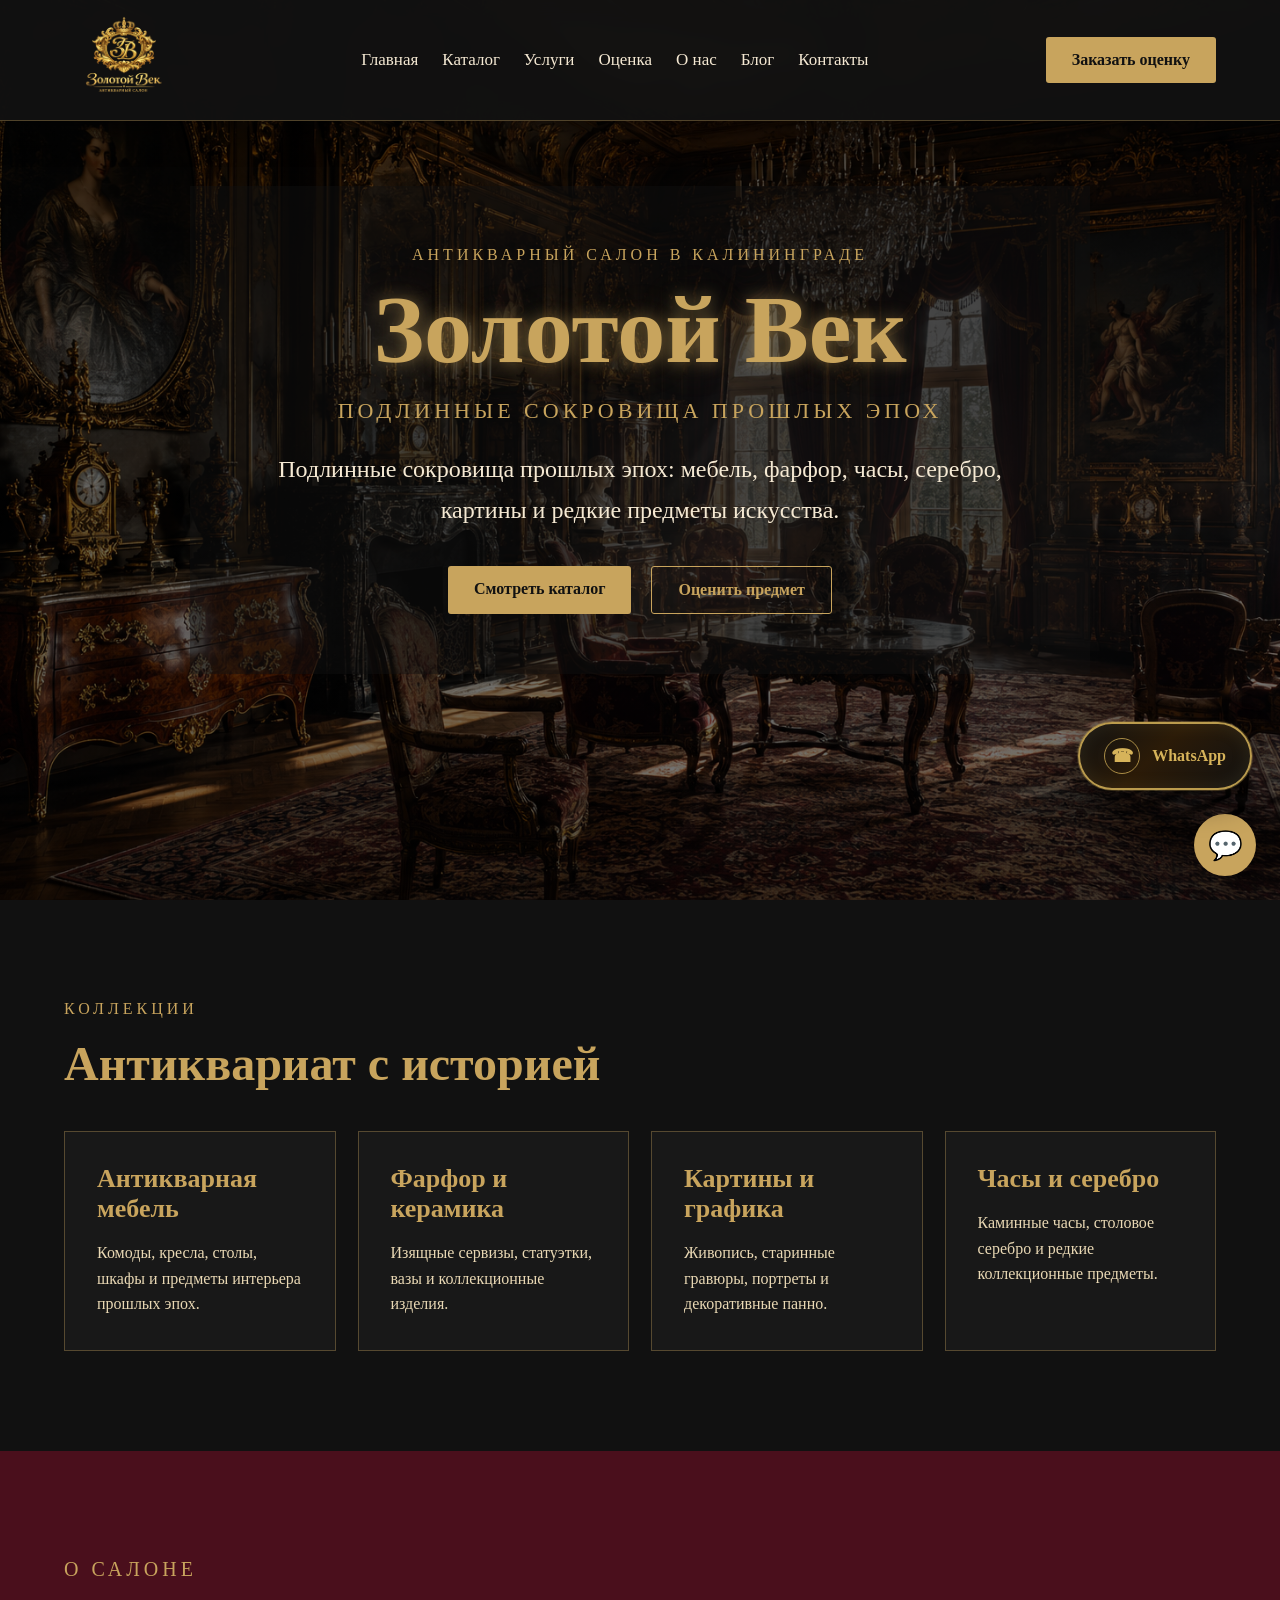
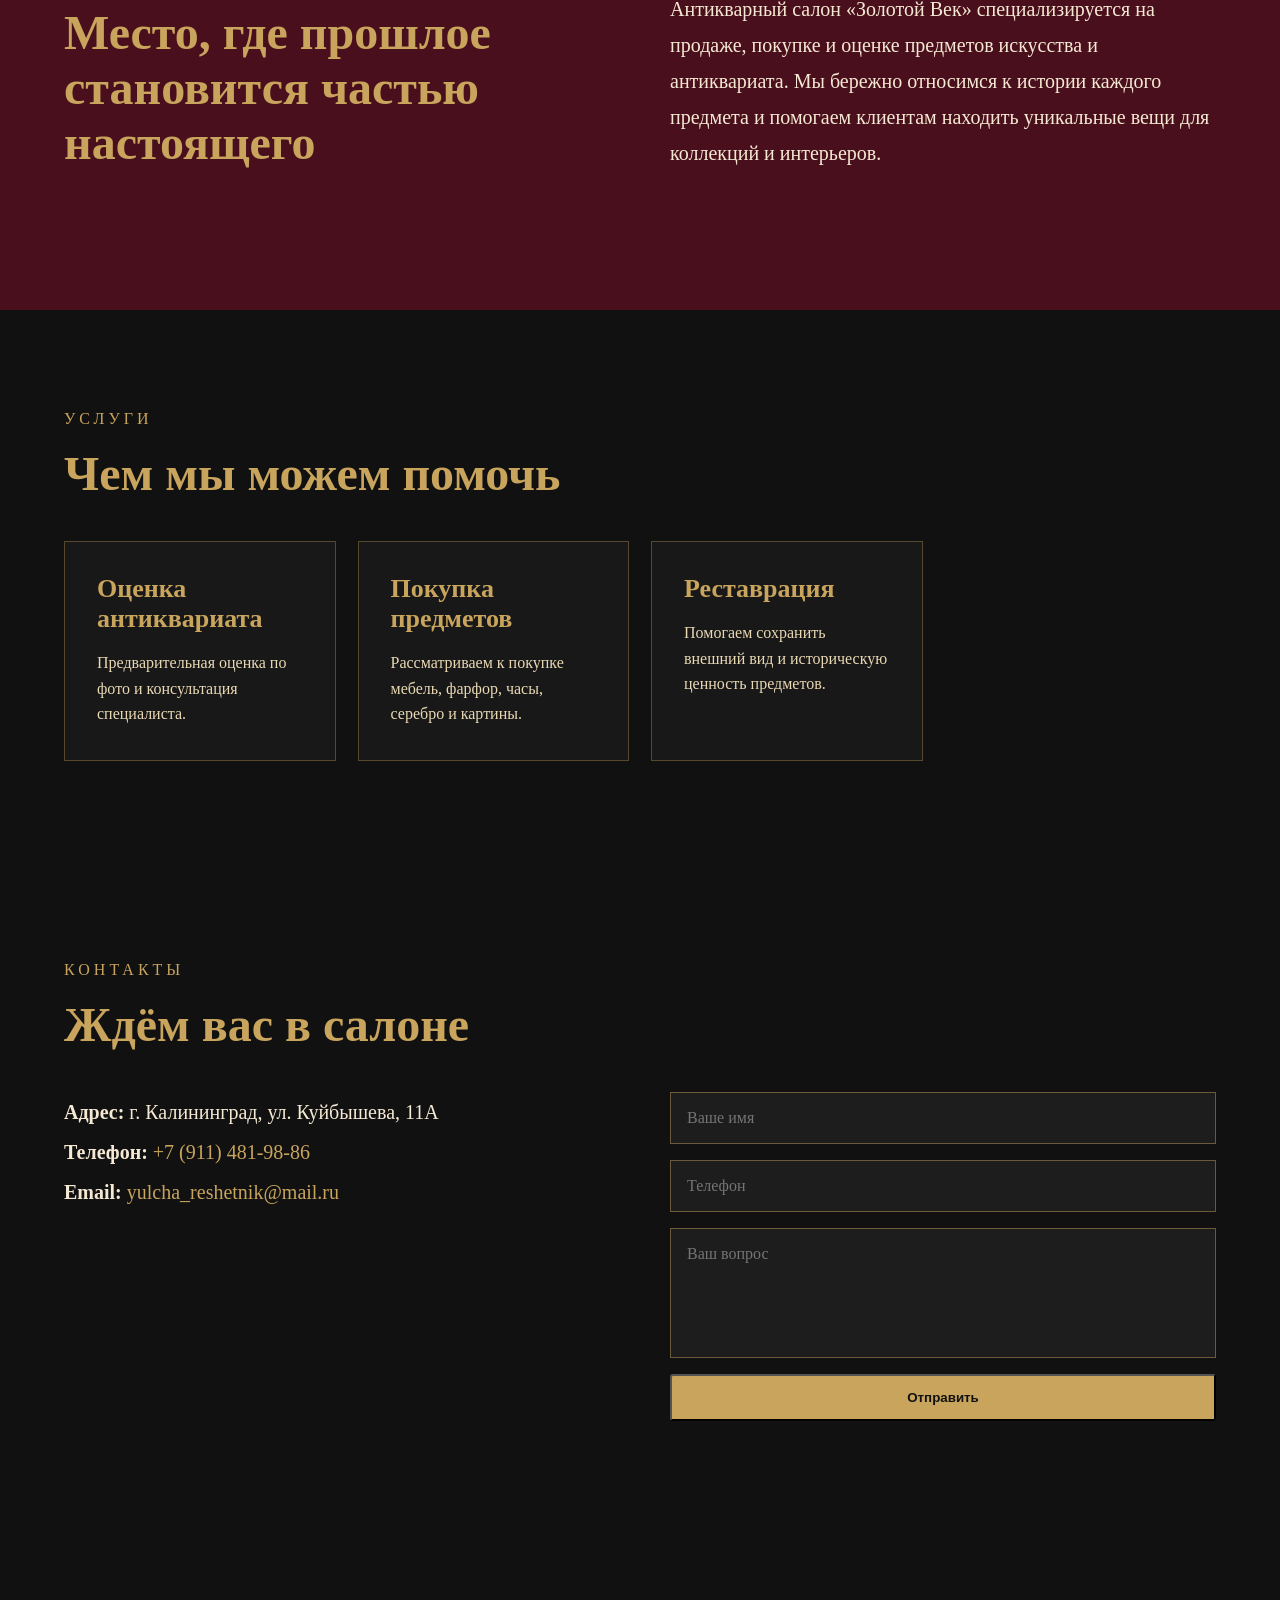
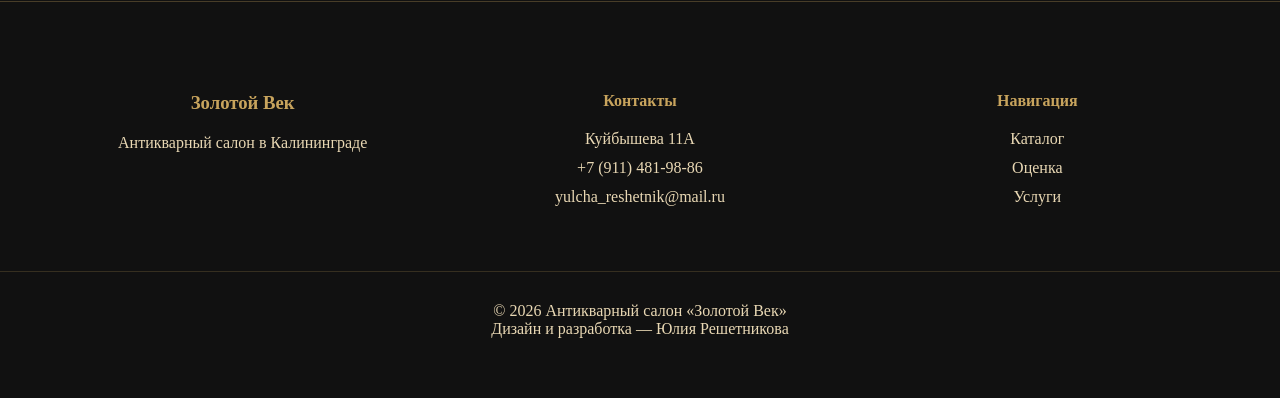
<file: index.html>
<!DOCTYPE html>
<html lang="ru">
<head>
  <meta charset="UTF-8">
  <meta name="viewport" content="width=device-width, initial-scale=1.0">
  <title>Антикварный салон «Золотой Век»</title>

  <link rel="stylesheet" href="css/style.css">
  <link rel="stylesheet" href="css/responsive.css">
</head>
<body>

<header class="header">
  <div class="container header-inner">
    <a href="index.html" class="logo">
  <img src="images/logo/logo.png" alt="Золотой Век">
 </a>

    <nav class="nav">
      <a href="index.html">Главная</a>
      <a href="catalog.html">Каталог</a>
      <a href="services.html">Услуги</a>
      <a href="appraisal.html">Оценка</a>
      <a href="about.html">О нас</a>
      <a href="blog.html">Блог</a>
      <a href="contacts.html">Контакты</a>
    </nav>

    <a href="appraisal.html" class="btn btn-gold">Заказать оценку</a>
  </div>
</header>

<main>

<section class="hero">
  <div class="hero-content">
    <p class="subtitle">Антикварный салон в Калининграде</p>
    <h1>Золотой Век</h1>
    <p class="luxury-line">
 Подлинные сокровища прошлых эпох
 </p>
    <p class="hero-text">
      Подлинные сокровища прошлых эпох: мебель, фарфор, часы,
      серебро, картины и редкие предметы искусства.
    </p>

    <div class="hero-buttons">
      <a href="catalog.html" class="btn btn-gold">Смотреть каталог</a>
      <a href="appraisal.html" class="btn btn-outline">Оценить предмет</a>
    </div>
  </div>
</section>

<section class="section">
  <div class="container">
    <p class="section-subtitle">Коллекции</p>
    <h2>Антиквариат с историей</h2>

    <div class="cards">
      <div class="card">
        <h3>Антикварная мебель</h3>
        <p>Комоды, кресла, столы, шкафы и предметы интерьера прошлых эпох.</p>
      </div>

      <div class="card">
        <h3>Фарфор и керамика</h3>
        <p>Изящные сервизы, статуэтки, вазы и коллекционные изделия.</p>
      </div>

      <div class="card">
        <h3>Картины и графика</h3>
        <p>Живопись, старинные гравюры, портреты и декоративные панно.</p>
      </div>

      <div class="card">
        <h3>Часы и серебро</h3>
        <p>Каминные часы, столовое серебро и редкие коллекционные предметы.</p>
      </div>
    </div>
  </div>
</section>

<section class="section burgundy">
  <div class="container about-block">
    <div>
      <p class="section-subtitle">О салоне</p>
      <h2>Место, где прошлое становится частью настоящего</h2>
    </div>

    <p>
      Антикварный салон «Золотой Век» специализируется на продаже,
      покупке и оценке предметов искусства и антиквариата. Мы бережно
      относимся к истории каждого предмета и помогаем клиентам находить
      уникальные вещи для коллекций и интерьеров.
    </p>
  </div>
</section>

<section class="section">
  <div class="container">
    <p class="section-subtitle">Услуги</p>
    <h2>Чем мы можем помочь</h2>

    <div class="cards">
      <div class="card">
        <h3>Оценка антиквариата</h3>
        <p>Предварительная оценка по фото и консультация специалиста.</p>
      </div>

      <div class="card">
        <h3>Покупка предметов</h3>
        <p>Рассматриваем к покупке мебель, фарфор, часы, серебро и картины.</p>
      </div>

      <div class="card">
        <h3>Реставрация</h3>
        <p>Помогаем сохранить внешний вид и историческую ценность предметов.</p>
      </div>
    </div>
  </div>
</section>

<section class="section contacts-preview">
  <div class="container">
    <p class="section-subtitle">Контакты</p>
    <h2>Ждём вас в салоне</h2>

    <div class="contact-grid">
      <div>
        <p><strong>Адрес:</strong> г. Калининград, ул. Куйбышева, 11А</p>
        <p><strong>Телефон:</strong> <a href="tel:+79114819886">+7 (911) 481-98-86</a></p>
        <p><strong>Email:</strong> <a href="mailto:yulcha_reshetnik@mail.ru">yulcha_reshetnik@mail.ru</a></p>
      </div>

      <form class="contact-form">
        <input type="text" placeholder="Ваше имя">
        <input type="tel" placeholder="Телефон">
        <textarea placeholder="Ваш вопрос"></textarea>
        <button type="submit" class="btn btn-gold">Отправить</button>
      </form>
    </div>
  </div>
</section>

</main>

<div class="consultant">
  <button class="consultant-button">💬</button>
  <div class="consultant-box">
    <h3>Консультант</h3>
    <p>Здравствуйте! Помогу оценить предмет или подобрать антиквариат.</p>
    <a href="tel:+79114819886">Позвонить</a>
    <a href="mailto:yulcha_reshetnik@mail.ru">Написать email</a>
  </div>
</div>

<footer class="footer">

  <div class="container footer-grid">

    <div>
      <h3>Золотой Век</h3>
      <p>Антикварный салон в Калининграде</p>
    </div>

    <div>
      <h4>Контакты</h4>
      <p>Куйбышева 11А</p>
      <p>+7 (911) 481-98-86</p>
      <p>yulcha_reshetnik@mail.ru</p>
    </div>

    <div>
      <h4>Навигация</h4>
      <p>Каталог</p>
      <p>Оценка</p>
      <p>Услуги</p>
    </div>

  </div>

  <div class="footer-bottom">
    © 2026 Антикварный салон «Золотой Век»
    <br>
    Дизайн и разработка — Юлия Решетникова
  </div>

</footer>

<script src="js/main.js"></script>
<script src="js/consultant.js"></script>
<a href="https://wa.me/79114819886" class="whatsapp-button" target="_blank">
  WhatsApp
</a>
</body>
</html>
</file>
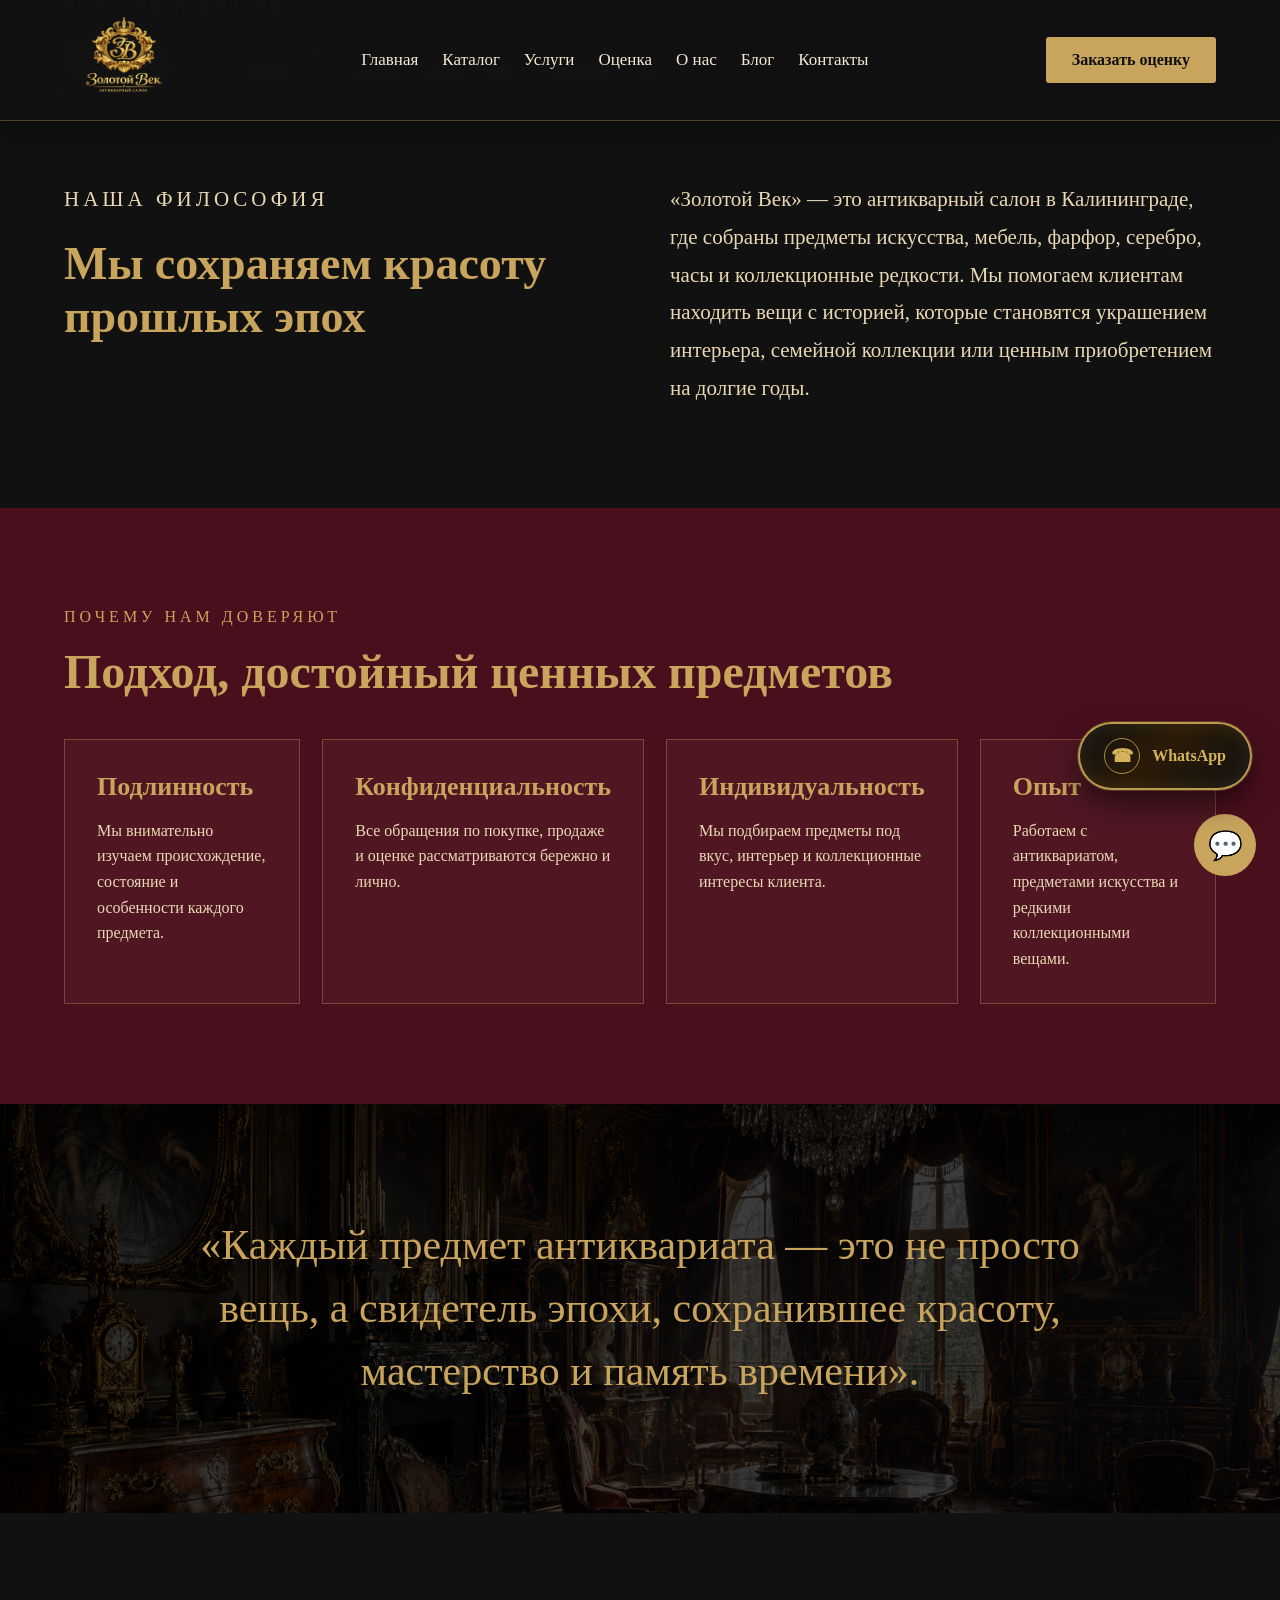
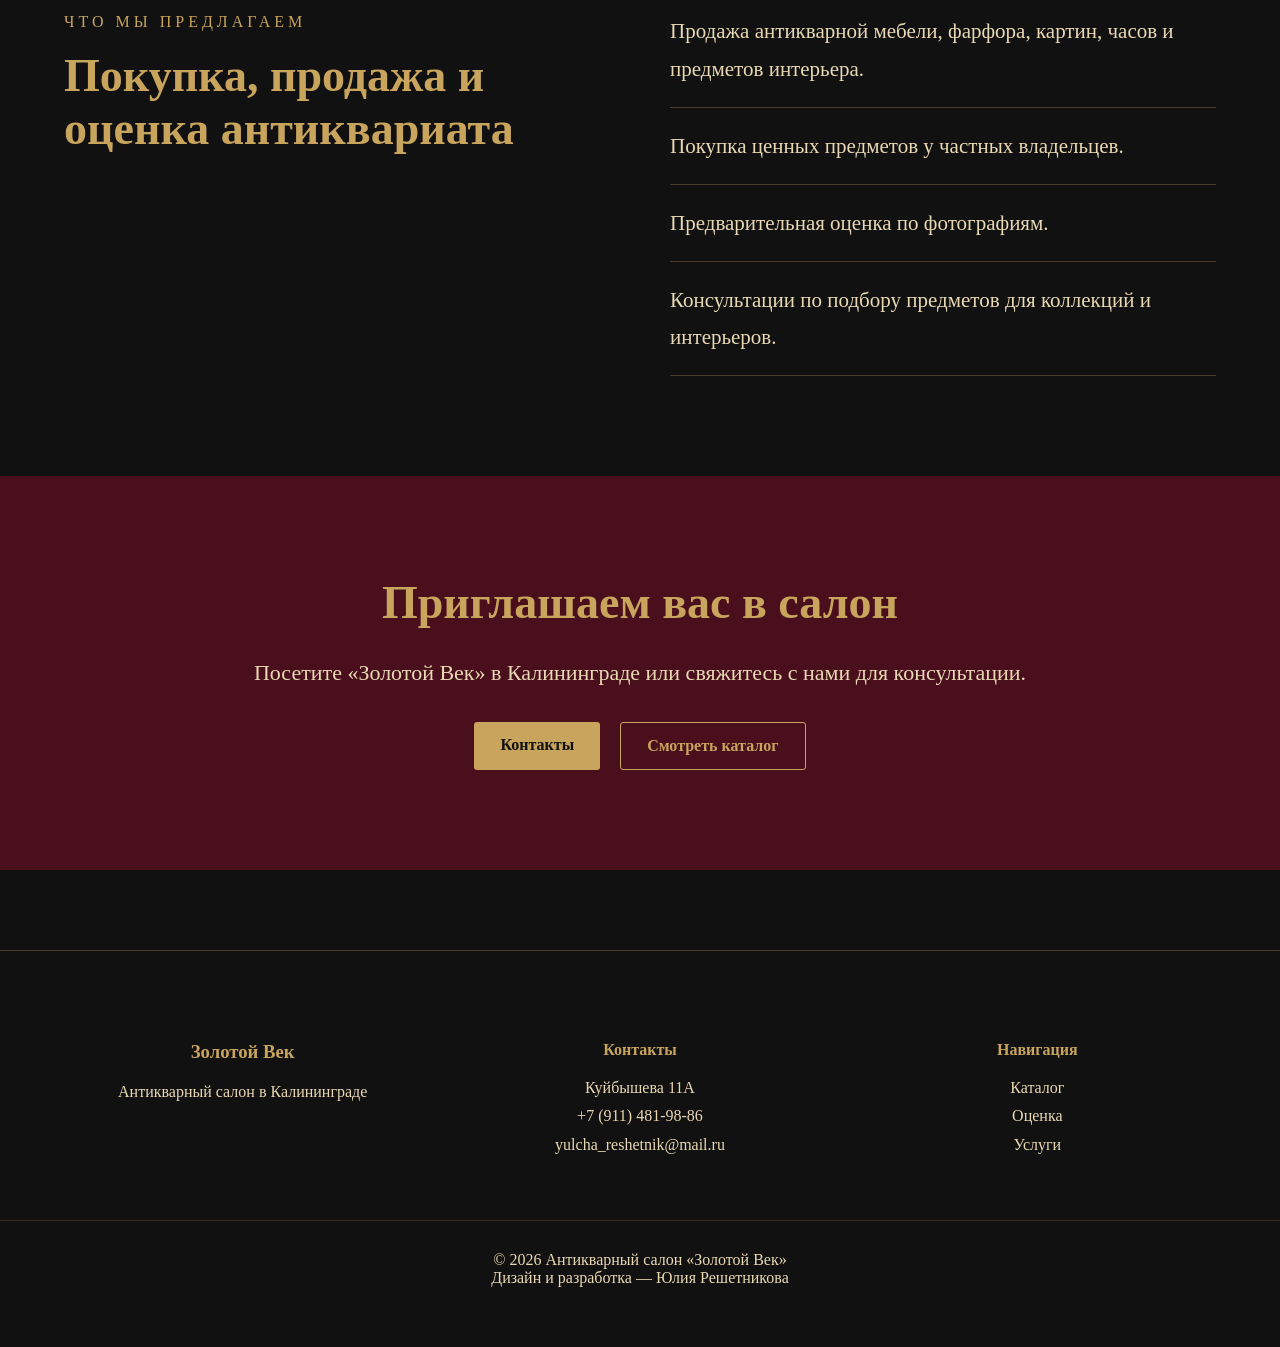
<file: about.html>
<!DOCTYPE html>
<html lang="ru">
<head>
  <meta charset="UTF-8">
  <meta name="viewport" content="width=device-width, initial-scale=1.0">
  <title>О салоне — Золотой Век</title>

  <link rel="stylesheet" href="css/style.css">
  <link rel="stylesheet" href="css/about.css">
  <link rel="stylesheet" href="css/responsive.css">
</head>
<body>

<header class="header">
  <div class="container header-inner">
    <a href="index.html" class="logo">
  <img src="images/logo/logo.png" alt="Золотой Век">
 </a>

    <nav class="nav">
      <a href="index.html">Главная</a>
      <a href="catalog.html">Каталог</a>
      <a href="services.html">Услуги</a>
      <a href="appraisal.html">Оценка</a>
      <a href="about.html">О нас</a>
      <a href="blog.html">Блог</a>
      <a href="contacts.html">Контакты</a>
    </nav>

    <a href="appraisal.html" class="btn btn-gold">Заказать оценку</a>
  </div>
</header>

<main>

<section class="page-hero">
  <div class="container">
    <p class="section-subtitle">История и доверие</p>
    <h1>О салоне</h1>
    <p>Антикварный салон «Золотой Век» — пространство редких вещей и подлинной истории.</p>
  </div>
</section>

<section class="about-page">
  <div class="container about-layout">
    <div>
      <p class="section-subtitle">Наша философия</p>
      <h2>Мы сохраняем красоту прошлых эпох</h2>
    </div>

    <p>
      «Золотой Век» — это антикварный салон в Калининграде, где собраны
      предметы искусства, мебель, фарфор, серебро, часы и коллекционные
      редкости. Мы помогаем клиентам находить вещи с историей, которые
      становятся украшением интерьера, семейной коллекции или ценным
      приобретением на долгие годы.
    </p>
  </div>
</section>

<section class="section burgundy">
  <div class="container">
    <p class="section-subtitle">Почему нам доверяют</p>
    <h2>Подход, достойный ценных предметов</h2>

    <div class="cards">
      <div class="card">
        <h3>Подлинность</h3>
        <p>Мы внимательно изучаем происхождение, состояние и особенности каждого предмета.</p>
      </div>

      <div class="card">
        <h3>Конфиденциальность</h3>
        <p>Все обращения по покупке, продаже и оценке рассматриваются бережно и лично.</p>
      </div>

      <div class="card">
        <h3>Индивидуальность</h3>
        <p>Мы подбираем предметы под вкус, интерьер и коллекционные интересы клиента.</p>
      </div>

      <div class="card">
        <h3>Опыт</h3>
        <p>Работаем с антиквариатом, предметами искусства и редкими коллекционными вещами.</p>
      </div>
    </div>
  </div>
</section>

<section class="quote-section">
  <div class="container">
    <blockquote>
      «Каждый предмет антиквариата — это не просто вещь, а свидетель эпохи,
      сохранившее красоту, мастерство и память времени».
    </blockquote>
  </div>
</section>

<section class="section">
  <div class="container about-columns">
    <div>
      <p class="section-subtitle">Что мы предлагаем</p>
      <h2>Покупка, продажа и оценка антиквариата</h2>
    </div>

    <div class="about-list">
      <p>Продажа антикварной мебели, фарфора, картин, часов и предметов интерьера.</p>
      <p>Покупка ценных предметов у частных владельцев.</p>
      <p>Предварительная оценка по фотографиям.</p>
      <p>Консультации по подбору предметов для коллекций и интерьеров.</p>
    </div>
  </div>
</section>

<section class="section burgundy">
  <div class="container contact-note">
    <h2>Приглашаем вас в салон</h2>
    <p>
      Посетите «Золотой Век» в Калининграде или свяжитесь с нами для консультации.
    </p>

    <div class="note-buttons">
      <a href="contacts.html" class="btn btn-gold">Контакты</a>
      <a href="catalog.html" class="btn btn-outline">Смотреть каталог</a>
    </div>
  </div>
</section>

</main>

<div class="consultant">
  <button class="consultant-button">💬</button>

  <div class="consultant-box">
    <h3>Консультант</h3>
    <p>Здравствуйте! Помогу ответить на вопросы о салоне и предметах.</p>
    <a href="tel:+79114819886">Позвонить</a>
    <a href="mailto:yulcha_reshetnik@mail.ru">Написать email</a>
  </div>
</div>

<footer class="footer">

  <div class="container footer-grid">

    <div>
      <h3>Золотой Век</h3>
      <p>Антикварный салон в Калининграде</p>
    </div>

    <div>
      <h4>Контакты</h4>
      <p>Куйбышева 11А</p>
      <p>+7 (911) 481-98-86</p>
      <p>yulcha_reshetnik@mail.ru</p>
    </div>

    <div>
      <h4>Навигация</h4>
      <p>Каталог</p>
      <p>Оценка</p>
      <p>Услуги</p>
    </div>

  </div>

  <div class="footer-bottom">
    © 2026 Антикварный салон «Золотой Век»
    <br>
    Дизайн и разработка — Юлия Решетникова
  </div>

</footer>

<script src="js/consultant.js"></script>
<a href="https://wa.me/79114819886" class="whatsapp-button" target="_blank">
  WhatsApp
</a>
</body>
</html>
</file>
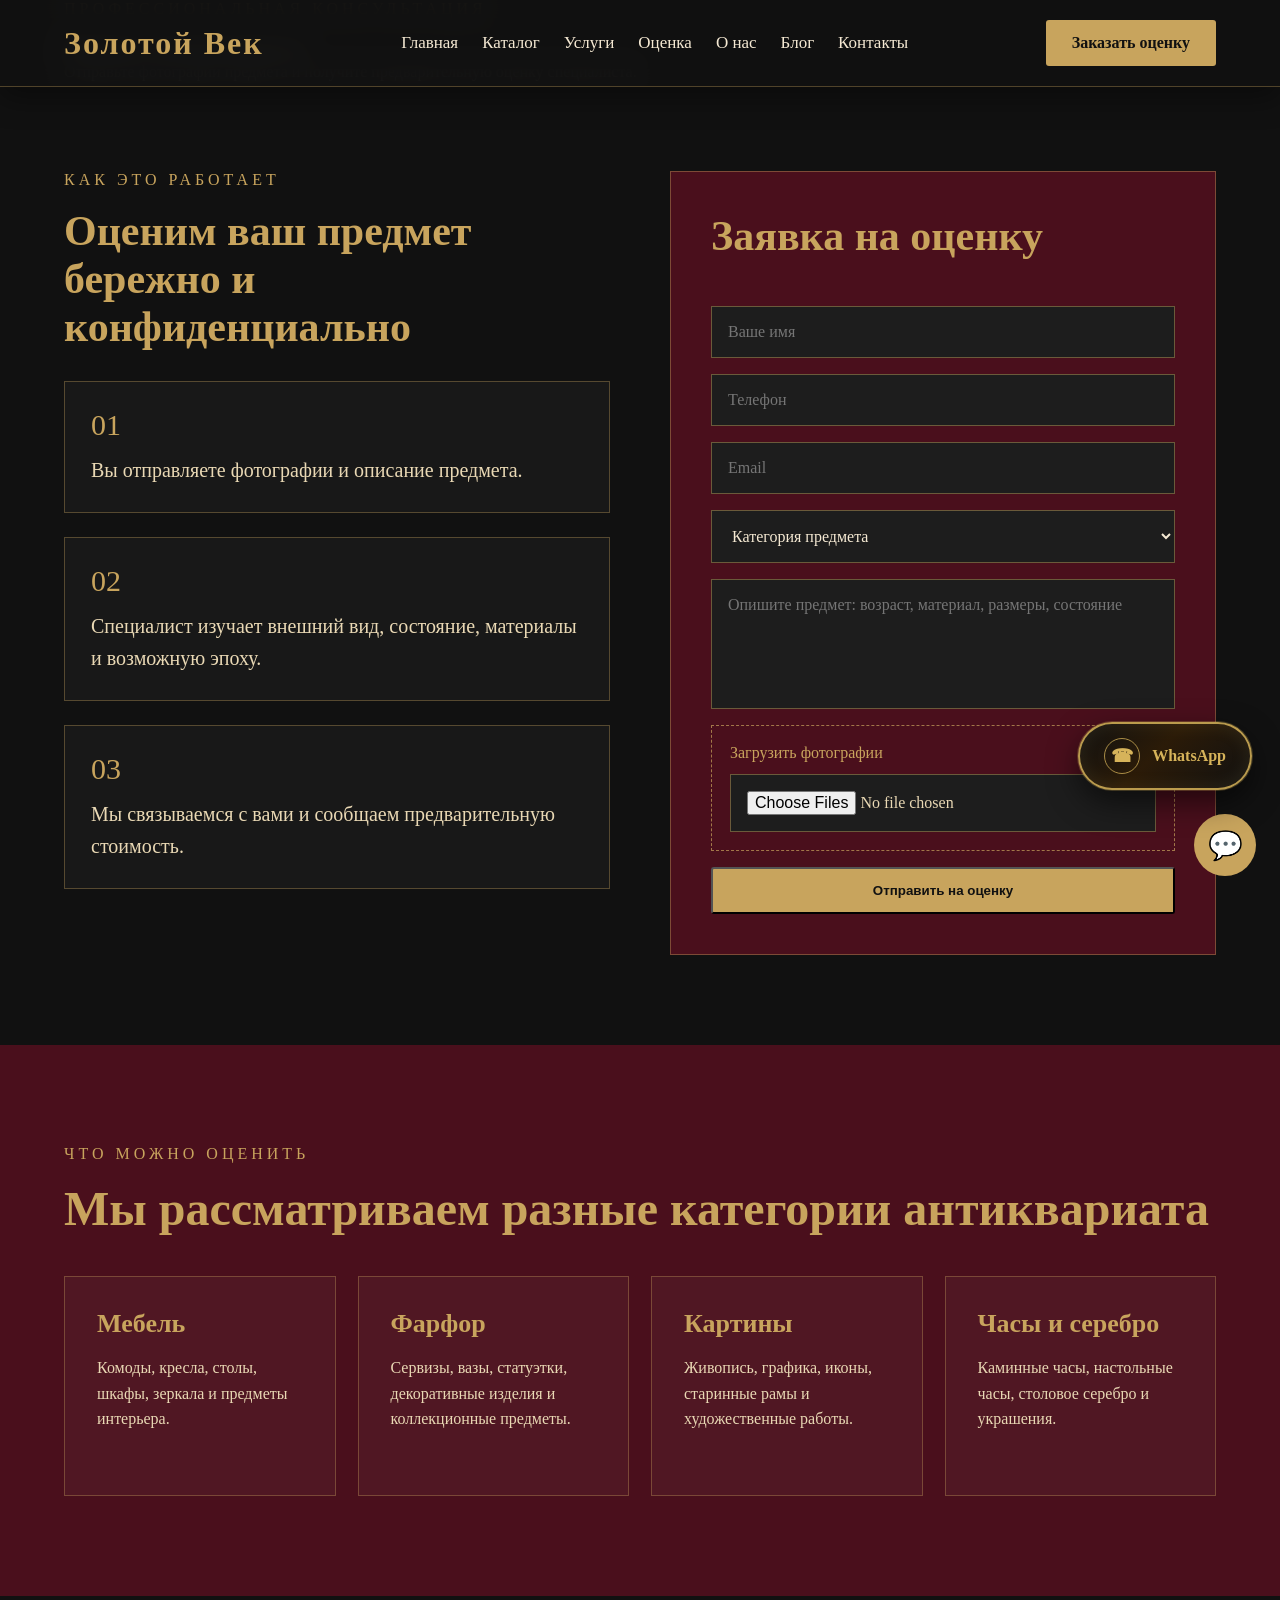
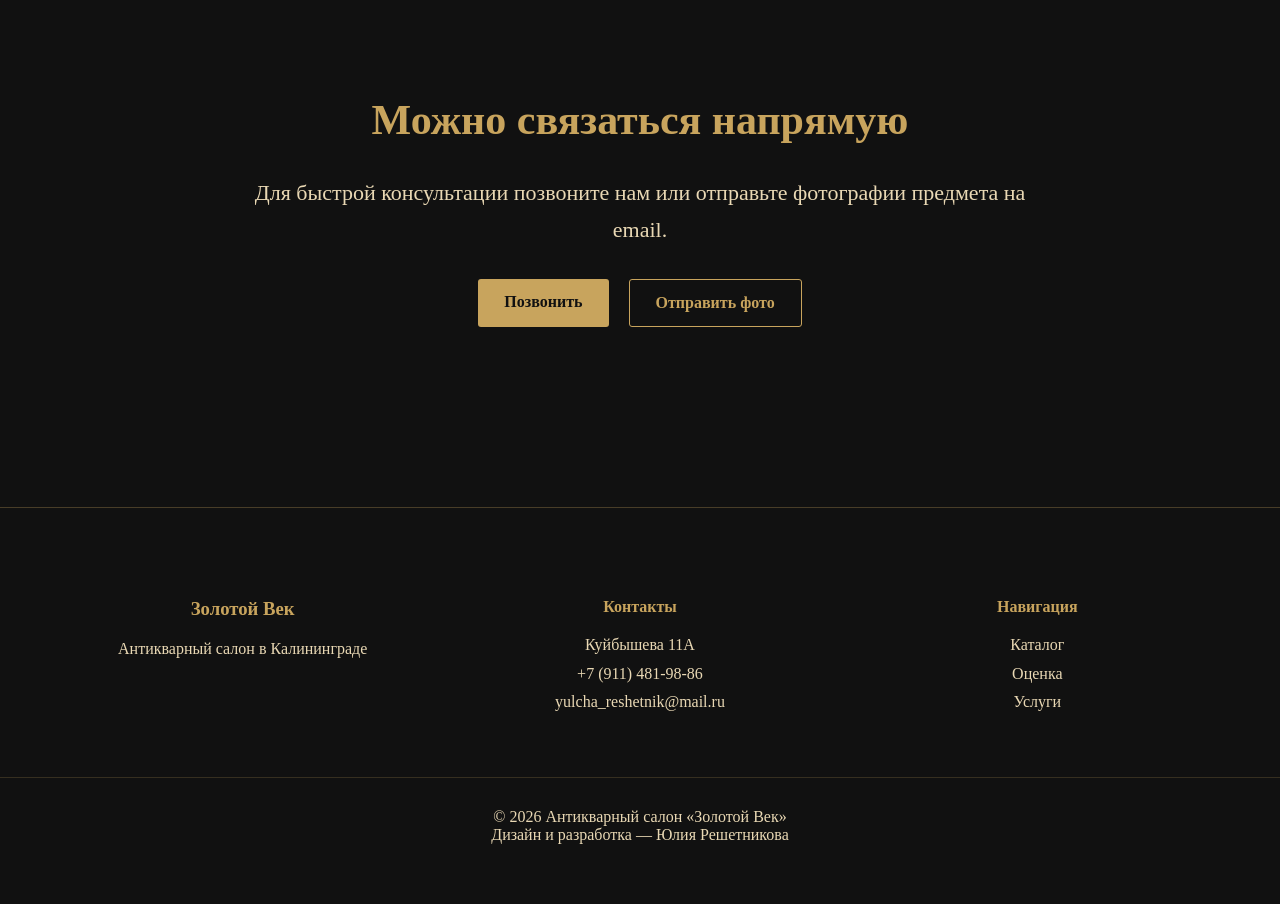
<file: appraisal.html>
<!DOCTYPE html>
<html lang="ru">
<head>
  <meta charset="UTF-8">
  <meta name="viewport" content="width=device-width, initial-scale=1.0">
  <title>Оценка антиквариата — Золотой Век</title>

  <link rel="stylesheet" href="css/style.css">
  <link rel="stylesheet" href="css/appraisal.css">
  <link rel="stylesheet" href="css/responsive.css">
</head>
<body>

<header class="header">
  <div class="container header-inner">
    <a href="index.html" class="logo">Золотой Век</a>

    <nav class="nav">
      <a href="index.html">Главная</a>
      <a href="catalog.html">Каталог</a>
      <a href="services.html">Услуги</a>
      <a href="appraisal.html">Оценка</a>
      <a href="about.html">О нас</a>
      <a href="blog.html">Блог</a>
      <a href="contacts.html">Контакты</a>
    </nav>

    <a href="appraisal.html" class="btn btn-gold">Заказать оценку</a>
  </div>
</header>

<main>

<section class="page-hero">
  <div class="container">
    <p class="section-subtitle">Профессиональная консультация</p>
    <h1>Оценка антиквариата</h1>
    <p>Отправьте фотографии предмета и получите предварительную оценку специалиста.</p>
  </div>
</section>

<section class="appraisal-section">
  <div class="container appraisal-layout">

    <div class="appraisal-info">
      <p class="section-subtitle">Как это работает</p>
      <h2>Оценим ваш предмет бережно и конфиденциально</h2>

      <div class="steps">
        <div class="step">
          <span>01</span>
          <p>Вы отправляете фотографии и описание предмета.</p>
        </div>

        <div class="step">
          <span>02</span>
          <p>Специалист изучает внешний вид, состояние, материалы и возможную эпоху.</p>
        </div>

        <div class="step">
          <span>03</span>
          <p>Мы связываемся с вами и сообщаем предварительную стоимость.</p>
        </div>
      </div>
    </div>

    <form class="contact-form appraisal-form">
      <h2>Заявка на оценку</h2>

      <input type="text" placeholder="Ваше имя">
      <input type="tel" placeholder="Телефон">
      <input type="email" placeholder="Email">

      <select>
        <option>Категория предмета</option>
        <option>Мебель</option>
        <option>Фарфор</option>
        <option>Картина</option>
        <option>Часы</option>
        <option>Серебро</option>
        <option>Икона</option>
        <option>Другое</option>
      </select>

      <textarea placeholder="Опишите предмет: возраст, материал, размеры, состояние"></textarea>

      <label class="file-label">
        Загрузить фотографии
        <input type="file" multiple>
      </label>

      <button type="submit" class="btn btn-gold">Отправить на оценку</button>
    </form>

  </div>
</section>

<section class="section burgundy">
  <div class="container">
    <p class="section-subtitle">Что можно оценить</p>
    <h2>Мы рассматриваем разные категории антиквариата</h2>

    <div class="cards">
      <div class="card">
        <h3>Мебель</h3>
        <p>Комоды, кресла, столы, шкафы, зеркала и предметы интерьера.</p>
      </div>

      <div class="card">
        <h3>Фарфор</h3>
        <p>Сервизы, вазы, статуэтки, декоративные изделия и коллекционные предметы.</p>
      </div>

      <div class="card">
        <h3>Картины</h3>
        <p>Живопись, графика, иконы, старинные рамы и художественные работы.</p>
      </div>

      <div class="card">
        <h3>Часы и серебро</h3>
        <p>Каминные часы, настольные часы, столовое серебро и украшения.</p>
      </div>
    </div>
  </div>
</section>

<section class="section">
  <div class="container contact-note">
    <h2>Можно связаться напрямую</h2>
    <p>
      Для быстрой консультации позвоните нам или отправьте фотографии предмета на email.
    </p>

    <div class="note-buttons">
      <a href="tel:+79114819886" class="btn btn-gold">Позвонить</a>
      <a href="mailto:yulcha_reshetnik@mail.ru" class="btn btn-outline">Отправить фото</a>
    </div>
  </div>
</section>

</main>

<div class="consultant">
  <button class="consultant-button">💬</button>

  <div class="consultant-box">
    <h3>Консультант</h3>
    <p>Здравствуйте! Помогу оформить заявку на оценку предмета.</p>
    <a href="tel:+79114819886">Позвонить</a>
    <a href="mailto:yulcha_reshetnik@mail.ru">Написать email</a>
  </div>
</div>

<footer class="footer">

  <div class="container footer-grid">

    <div>
      <h3>Золотой Век</h3>
      <p>Антикварный салон в Калининграде</p>
    </div>

    <div>
      <h4>Контакты</h4>
      <p>Куйбышева 11А</p>
      <p>+7 (911) 481-98-86</p>
      <p>yulcha_reshetnik@mail.ru</p>
    </div>

    <div>
      <h4>Навигация</h4>
      <p>Каталог</p>
      <p>Оценка</p>
      <p>Услуги</p>
    </div>

  </div>

  <div class="footer-bottom">
    © 2026 Антикварный салон «Золотой Век»
    <br>
    Дизайн и разработка — Юлия Решетникова
  </div>

</footer>

<script src="js/main.js"></script>
<script src="js/consultant.js"></script>
<a href="https://wa.me/79114819886" class="whatsapp-button" target="_blank">
  WhatsApp
</a>
</body>
</html>
</file>
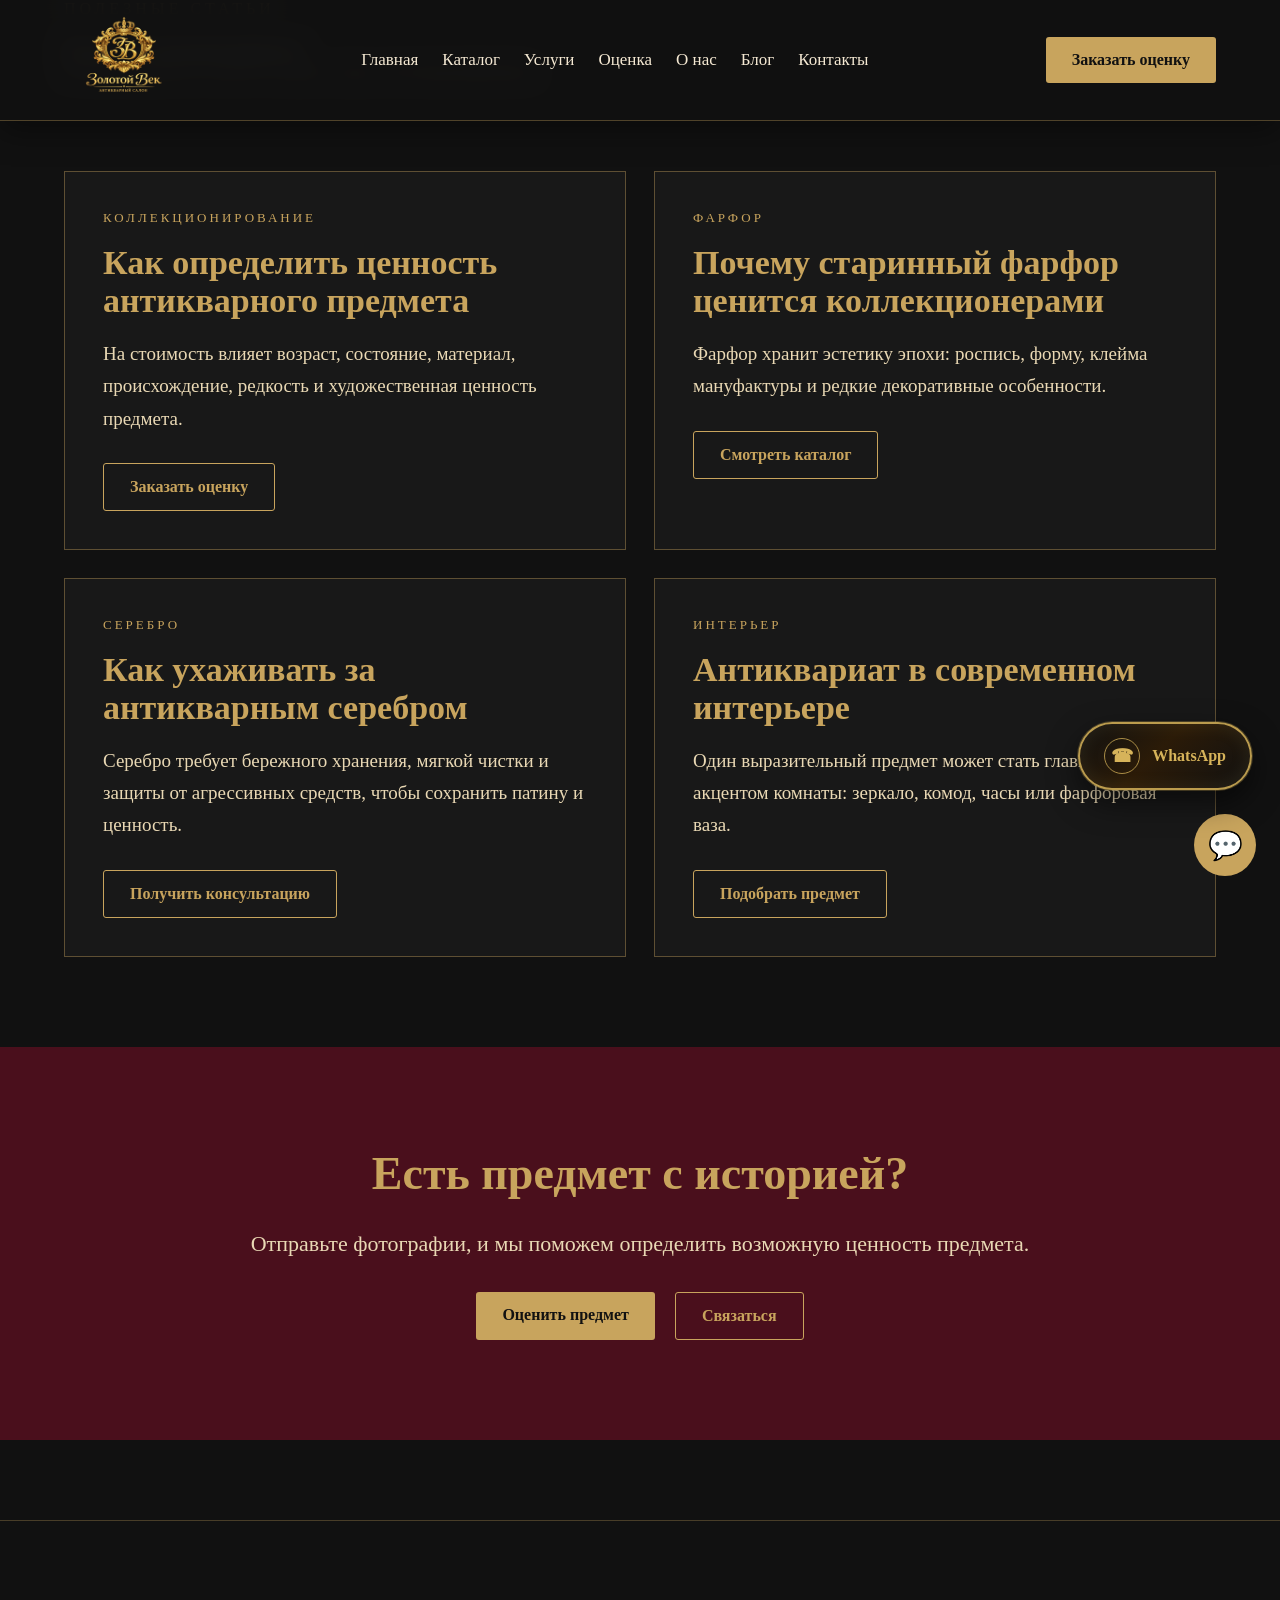
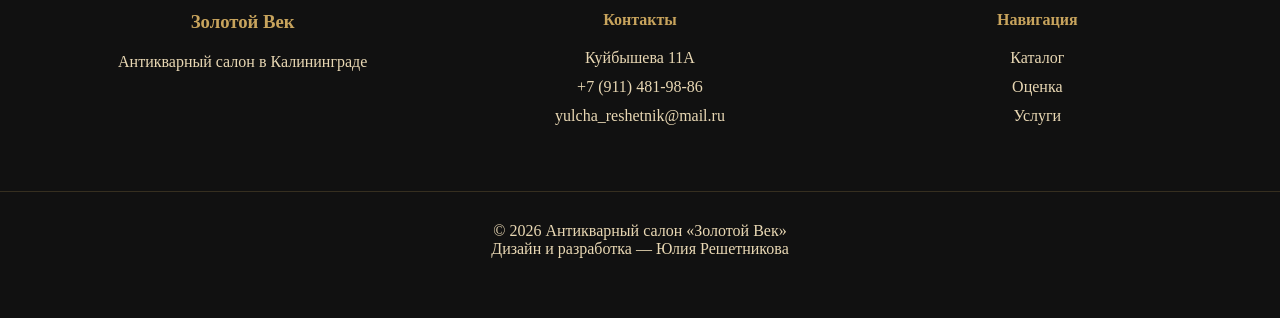
<file: blog.html>
<!DOCTYPE html>
<html lang="ru">
<head>
  <meta charset="UTF-8">
  <meta name="viewport" content="width=device-width, initial-scale=1.0">
  <title>Блог — Антикварный салон «Золотой Век»</title>

  <link rel="stylesheet" href="css/style.css">
  <link rel="stylesheet" href="css/blog.css">
  <link rel="stylesheet" href="css/responsive.css">
</head>
<body>

<header class="header">
  <div class="container header-inner">
    <a href="index.html" class="logo">
      <img src="images/logo/logo.png" alt="Золотой Век">
    </a>

    <nav class="nav">
      <a href="index.html">Главная</a>
      <a href="catalog.html">Каталог</a>
      <a href="services.html">Услуги</a>
      <a href="appraisal.html">Оценка</a>
      <a href="about.html">О нас</a>
      <a href="blog.html">Блог</a>
      <a href="contacts.html">Контакты</a>
    </nav>

    <a href="appraisal.html" class="btn btn-gold">Заказать оценку</a>
  </div>
</header>

<main>

<section class="page-hero">
  <div class="container">
    <p class="section-subtitle">Полезные статьи</p>
    <h1>Блог об антиквариате</h1>
    <p>История предметов, советы по оценке, уходу и коллекционированию.</p>
  </div>
</section>

<section class="blog-page">
  <div class="container blog-grid">

    <article class="blog-card">
      <span>Коллекционирование</span>
      <h2>Как определить ценность антикварного предмета</h2>
      <p>
        На стоимость влияет возраст, состояние, материал, происхождение,
        редкость и художественная ценность предмета.
      </p>
      <a href="appraisal.html" class="btn btn-outline">Заказать оценку</a>
    </article>

    <article class="blog-card">
      <span>Фарфор</span>
      <h2>Почему старинный фарфор ценится коллекционерами</h2>
      <p>
        Фарфор хранит эстетику эпохи: роспись, форму, клейма мануфактуры
        и редкие декоративные особенности.
      </p>
      <a href="catalog.html" class="btn btn-outline">Смотреть каталог</a>
    </article>

    <article class="blog-card">
      <span>Серебро</span>
      <h2>Как ухаживать за антикварным серебром</h2>
      <p>
        Серебро требует бережного хранения, мягкой чистки и защиты
        от агрессивных средств, чтобы сохранить патину и ценность.
      </p>
      <a href="contacts.html" class="btn btn-outline">Получить консультацию</a>
    </article>

    <article class="blog-card">
      <span>Интерьер</span>
      <h2>Антиквариат в современном интерьере</h2>
      <p>
        Один выразительный предмет может стать главным акцентом комнаты:
        зеркало, комод, часы или фарфоровая ваза.
      </p>
      <a href="catalog.html" class="btn btn-outline">Подобрать предмет</a>
    </article>

  </div>
</section>

<section class="section burgundy">
  <div class="container contact-note">
    <h2>Есть предмет с историей?</h2>
    <p>
      Отправьте фотографии, и мы поможем определить возможную ценность предмета.
    </p>

    <div class="note-buttons">
      <a href="appraisal.html" class="btn btn-gold">Оценить предмет</a>
      <a href="contacts.html" class="btn btn-outline">Связаться</a>
    </div>
  </div>
</section>

</main>

<div class="consultant">
  <button class="consultant-button">💬</button>

  <div class="consultant-box">
    <h3>Консультант</h3>
    <p>Здравствуйте! Помогу с вопросами об антиквариате и оценке.</p>
    <a href="tel:+79114819886">Позвонить</a>
    <a href="mailto:yulcha_reshetnik@mail.ru">Написать email</a>
  </div>
</div>

<footer class="footer">

  <div class="container footer-grid">

    <div>
      <h3>Золотой Век</h3>
      <p>Антикварный салон в Калининграде</p>
    </div>

    <div>
      <h4>Контакты</h4>
      <p>Куйбышева 11А</p>
      <p>+7 (911) 481-98-86</p>
      <p>yulcha_reshetnik@mail.ru</p>
    </div>

    <div>
      <h4>Навигация</h4>
      <p>Каталог</p>
      <p>Оценка</p>
      <p>Услуги</p>
    </div>

  </div>

  <div class="footer-bottom">
    © 2026 Антикварный салон «Золотой Век»
    <br>
    Дизайн и разработка — Юлия Решетникова
  </div>

</footer>

<script src="js/consultant.js"></script>
<a href="https://wa.me/79114819886" class="whatsapp-button" target="_blank">
  WhatsApp
</a>
</body>
</html>
</file>
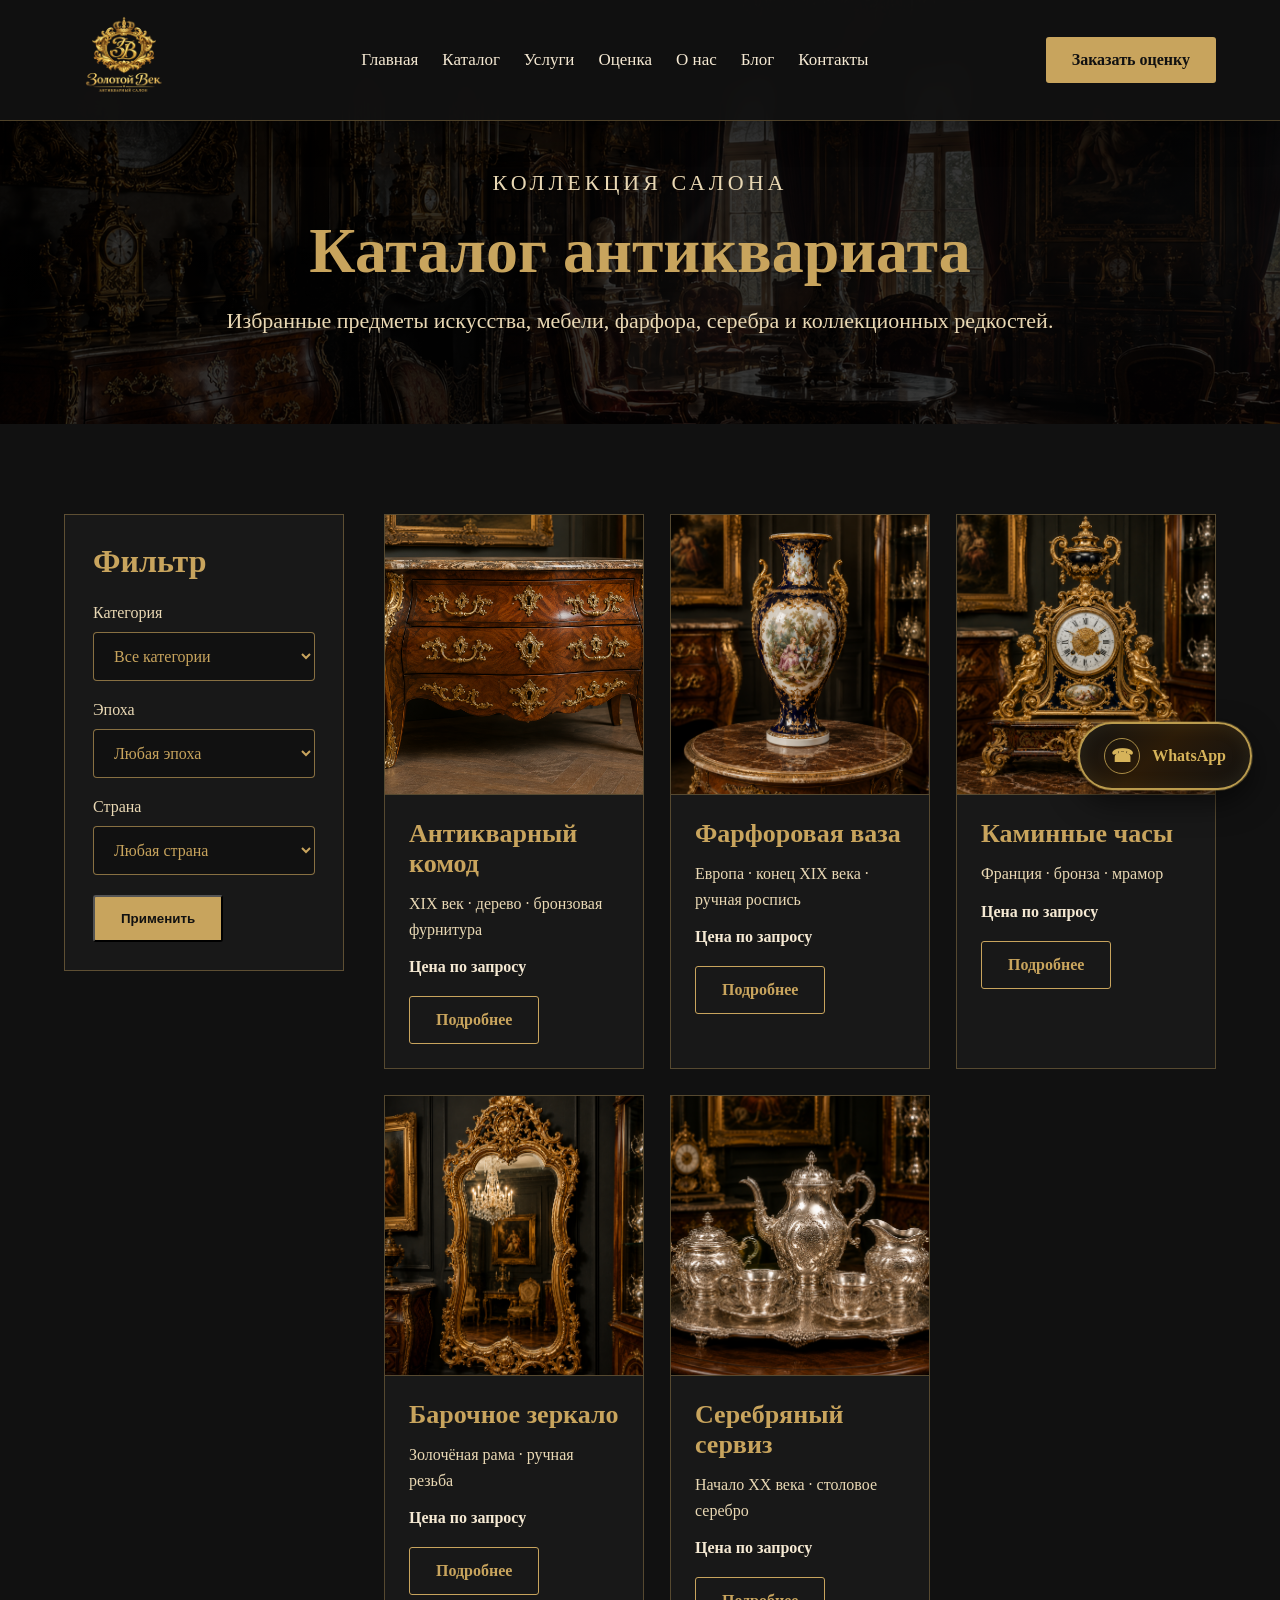
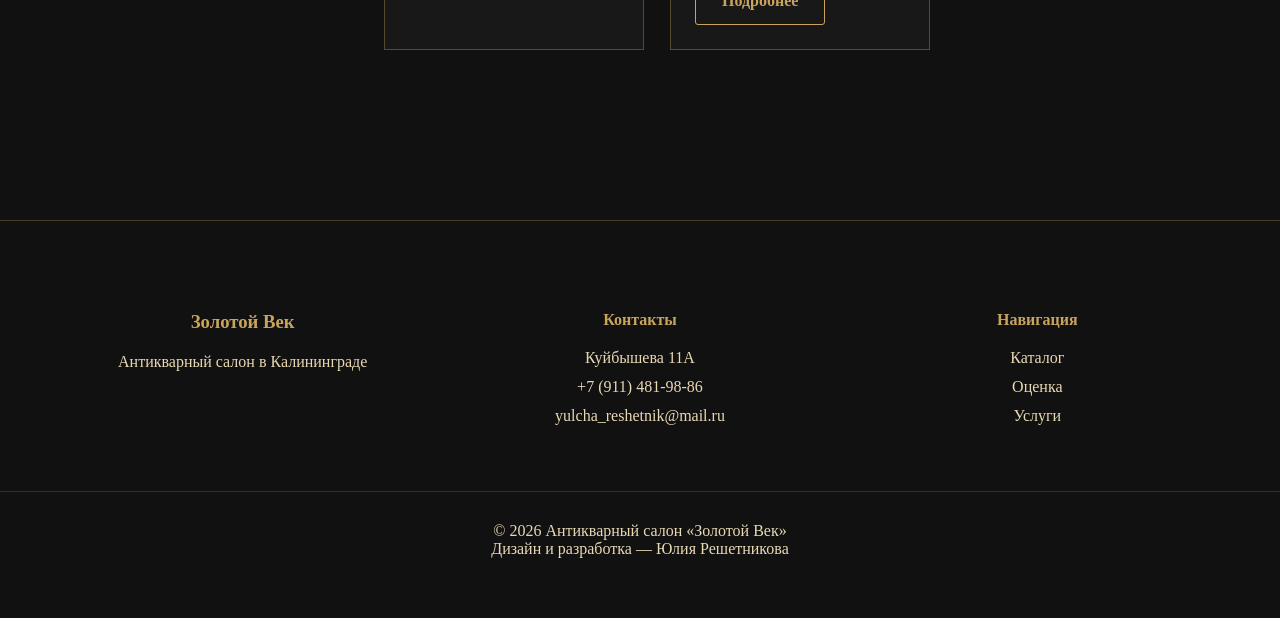
<file: catalog.html>
<!DOCTYPE html>
<html lang="ru">
<head>
  <meta charset="UTF-8">
  <meta name="viewport" content="width=device-width, initial-scale=1.0">
  <title>Каталог — Антикварный салон «Золотой Век»</title>

  <link rel="stylesheet" href="css/style.css">
  <link rel="stylesheet" href="css/catalog.css">
  <link rel="stylesheet" href="css/responsive.css">
</head>
<body>

<header class="header">
  <div class="container header-inner">

    <a href="index.html" class="logo">
      <img src="images/logo/logo.png" alt="Золотой Век">
    </a>

    <nav class="nav">
      <a href="index.html">Главная</a>
      <a href="catalog.html">Каталог</a>
      <a href="services.html">Услуги</a>
      <a href="appraisal.html">Оценка</a>
      <a href="about.html">О нас</a>
      <a href="blog.html">Блог</a>
      <a href="contacts.html">Контакты</a>
    </nav>

    <a href="appraisal.html" class="btn btn-gold">Заказать оценку</a>

  </div>
</header>

<main>

<section class="page-hero">
  <div class="container">
    <p class="section-subtitle">Коллекция салона</p>
    <h1>Каталог антиквариата</h1>
    <p>
      Избранные предметы искусства, мебели, фарфора,
      серебра и коллекционных редкостей.
    </p>
  </div>
</section>

<section class="catalog-section">
  <div class="container catalog-layout">

    <aside class="filters">
      <h2>Фильтр</h2>

      <label>
        Категория
        <select>
          <option>Все категории</option>
          <option>Мебель</option>
          <option>Фарфор</option>
          <option>Часы</option>
          <option>Зеркала</option>
          <option>Серебро</option>
        </select>
      </label>

      <label>
        Эпоха
        <select>
          <option>Любая эпоха</option>
          <option>XVIII век</option>
          <option>XIX век</option>
          <option>Начало XX века</option>
        </select>
      </label>

      <label>
        Страна
        <select>
          <option>Любая страна</option>
          <option>Россия</option>
          <option>Франция</option>
          <option>Германия</option>
          <option>Италия</option>
        </select>
      </label>

      <button class="btn btn-gold">Применить</button>
    </aside>

    <div class="catalog-grid">

      <article class="product-card">
        <div class="product-image">
          <img src="images/products/komod-1.jpg" alt="Антикварный комод">
        </div>

        <div class="product-info">
          <h3>Антикварный комод</h3>
          <p>XIX век · дерево · бронзовая фурнитура</p>
          <span>Цена по запросу</span>
          <a href="components/product-komod.html" class="btn btn-outline">Подробнее</a>
        </div>
      </article>

      <article class="product-card">
        <div class="product-image">
          <img src="images/products/vase-1.jpg" alt="Фарфоровая ваза">
        </div>

        <div class="product-info">
          <h3>Фарфоровая ваза</h3>
          <p>Европа · конец XIX века · ручная роспись</p>
          <span>Цена по запросу</span>
          <a href="components/product-vase.html" class="btn btn-outline">Подробнее</a>
        </div>
      </article>

      <article class="product-card">
        <div class="product-image">
          <img src="images/products/clock-1.jpg" alt="Каминные часы">
        </div>

        <div class="product-info">
          <h3>Каминные часы</h3>
          <p>Франция · бронза · мрамор</p>
          <span>Цена по запросу</span>
          <a href="components/product-clock.html" class="btn btn-outline">Подробнее</a>
        </div>
      </article>

      <article class="product-card">
        <div class="product-image">
          <img src="images/products/mirror-1.jpg" alt="Барочное зеркало">
        </div>

        <div class="product-info">
          <h3>Барочное зеркало</h3>
          <p>Золочёная рама · ручная резьба</p>
          <span>Цена по запросу</span>
          <a href="components/product-mirror.html" class="btn btn-outline">Подробнее</a>
        </div>
      </article>

      <article class="product-card">
        <div class="product-image">
          <img src="images/products/silver-1.jpg" alt="Серебряный сервиз">
        </div>

        <div class="product-info">
          <h3>Серебряный сервиз</h3>
          <p>Начало XX века · столовое серебро</p>
          <span>Цена по запросу</span>
          <a href="components/product-silver.html" class="btn btn-outline">Подробнее</a>
        </div>
      </article>

    </div>

  </div>
</section>

</main>

<footer class="footer">

  <div class="container footer-grid">

    <div>
      <h3>Золотой Век</h3>
      <p>Антикварный салон в Калининграде</p>
    </div>

    <div>
      <h4>Контакты</h4>
      <p>Куйбышева 11А</p>
      <p>+7 (911) 481-98-86</p>
      <p>yulcha_reshetnik@mail.ru</p>
    </div>

    <div>
      <h4>Навигация</h4>
      <p>Каталог</p>
      <p>Оценка</p>
      <p>Услуги</p>
    </div>

  </div>

  <div class="footer-bottom">
    © 2026 Антикварный салон «Золотой Век»
    <br>
    Дизайн и разработка — Юлия Решетникова
  </div>

</footer>

<script src="js/main.js"></script>
<a href="https://wa.me/79114819886" class="whatsapp-button" target="_blank">
  WhatsApp
</a>
</body>
</html>
</file>
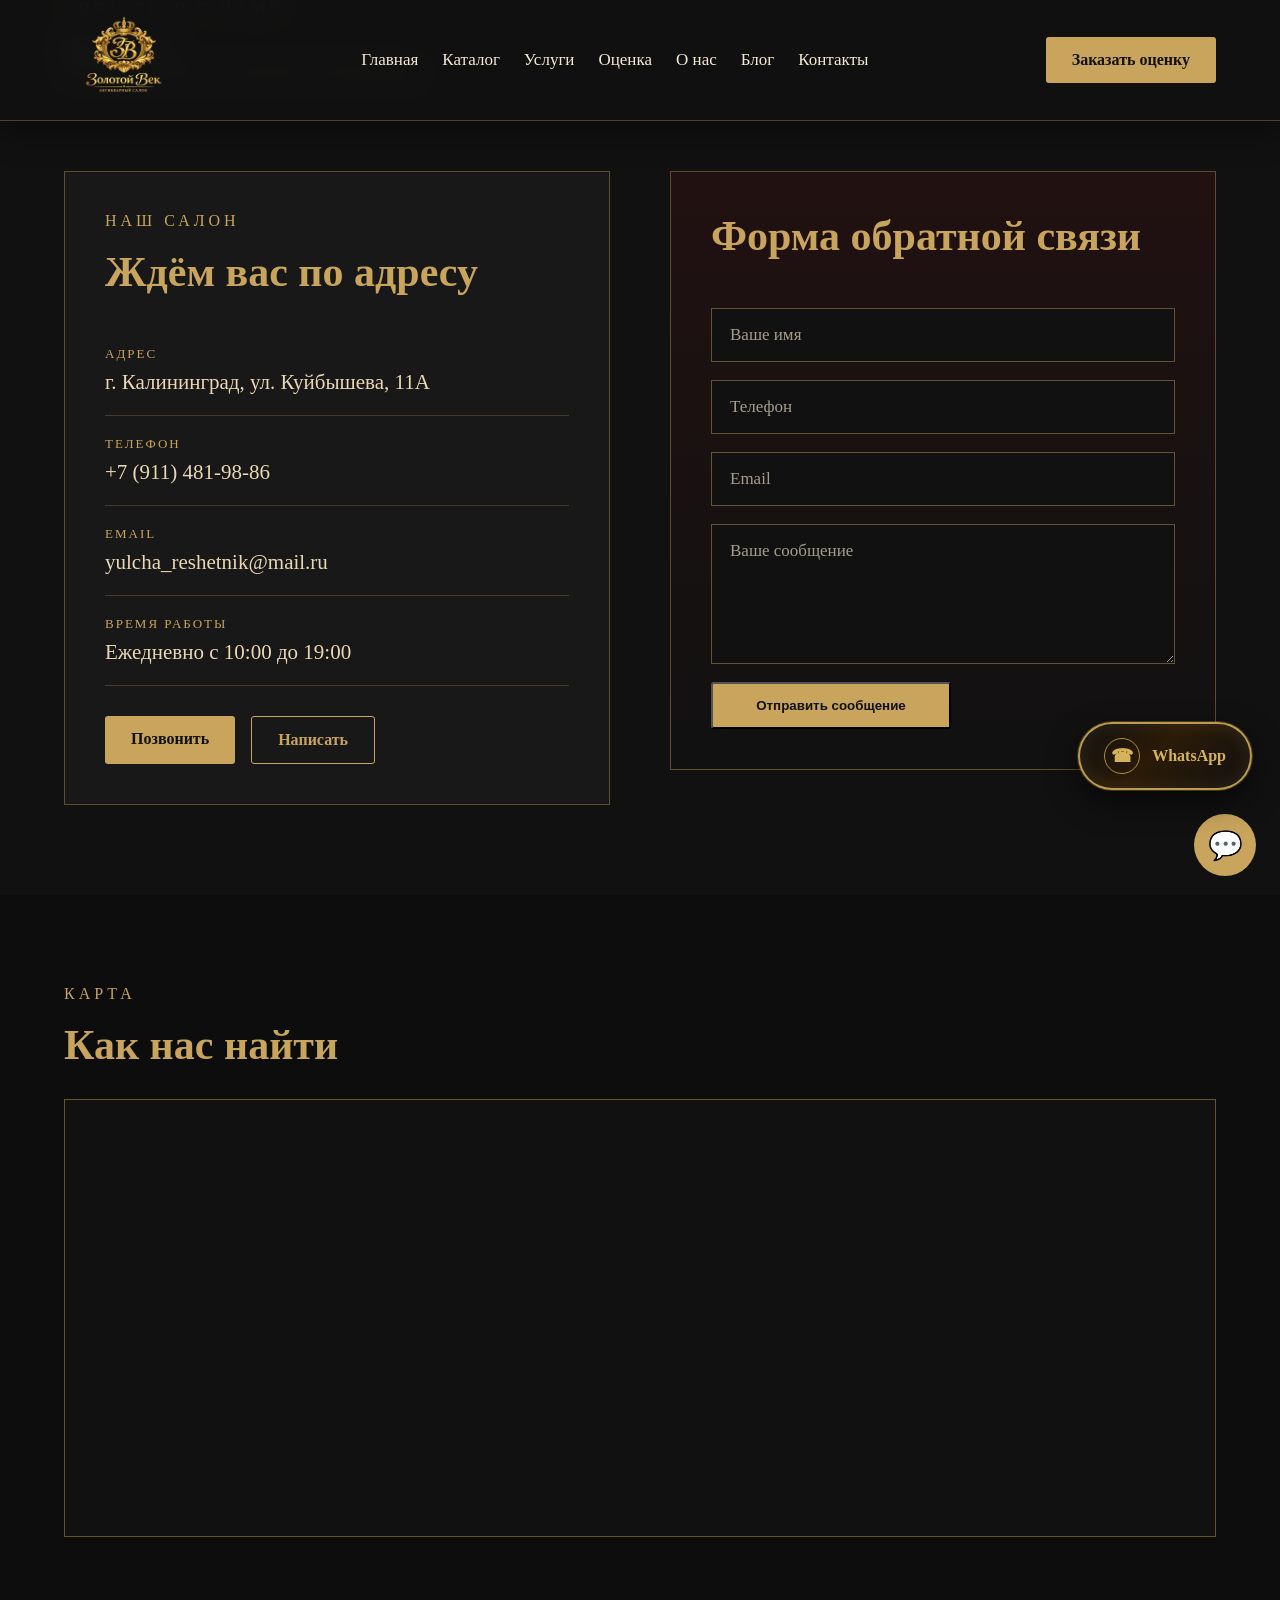
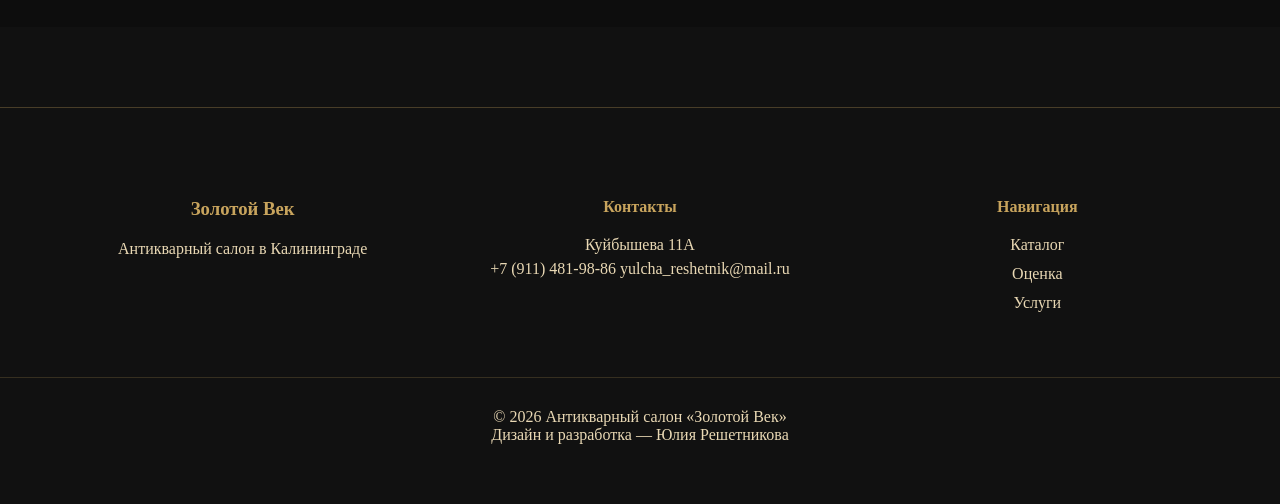
<file: contacts.html>
<!DOCTYPE html>
<html lang="ru">
<head>
  <meta charset="UTF-8">
  <meta name="viewport" content="width=device-width, initial-scale=1.0">
  <title>Контакты — Золотой Век</title>

  <link rel="stylesheet" href="css/style.css">
  <link rel="stylesheet" href="css/contacts.css">
  <link rel="stylesheet" href="css/responsive.css">
</head>
<body>

<header class="header">
  <div class="container header-inner">
    <a href="index.html" class="logo">
  <img src="images/logo/logo.png" alt="Золотой Век">
 </a>

    <nav class="nav">
      <a href="index.html">Главная</a>
      <a href="catalog.html">Каталог</a>
      <a href="services.html">Услуги</a>
      <a href="appraisal.html">Оценка</a>
      <a href="about.html">О нас</a>
      <a href="blog.html">Блог</a>
      <a href="contacts.html">Контакты</a>
    </nav>

    <a href="appraisal.html" class="btn btn-gold">Заказать оценку</a>
  </div>
</header>

<main>

<section class="page-hero">
  <div class="container">
    <p class="section-subtitle">Связаться с нами</p>
    <h1>Контакты</h1>
    <p>Антикварный салон «Золотой Век» в Калининграде</p>
  </div>
</section>

<section class="contacts-page">
  <div class="container contacts-layout">

    <div class="contacts-info">
      <p class="section-subtitle">Наш салон</p>
      <h2>Ждём вас по адресу</h2>

      <div class="contact-item">
        <span>Адрес</span>
        <p>г. Калининград, ул. Куйбышева, 11А</p>
      </div>

      <div class="contact-item">
        <span>Телефон</span>
        <p><a href="tel:+79114819886">+7 (911) 481-98-86</a></p>
      </div>

      <div class="contact-item">
        <span>Email</span>
        <p><a href="mailto:yulcha_reshetnik@mail.ru">yulcha_reshetnik@mail.ru</a></p>
      </div>

      <div class="contact-item">
        <span>Время работы</span>
        <p>Ежедневно с 10:00 до 19:00</p>
      </div>

      <div class="messengers">
        <a href="tel:+79114819886" class="btn btn-gold">Позвонить</a>
        <a href="mailto:yulcha_reshetnik@mail.ru" class="btn btn-outline">Написать</a>
      </div>
    </div>

    <form class="contact-form contact-form-large">
      <h2>Форма обратной связи</h2>

      <input type="text" placeholder="Ваше имя">
      <input type="tel" placeholder="Телефон">
      <input type="email" placeholder="Email">
      <textarea placeholder="Ваше сообщение"></textarea>

      <button type="submit" class="btn btn-gold">Отправить сообщение</button>
    </form>

  </div>
</section>

<section class="map-section">
  <div class="container">
    <p class="section-subtitle">Карта</p>
    <h2>Как нас найти</h2>

    <div class="map-frame">
      <iframe
        src="https://yandex.ru/map-widget/v1/?ll=20.510583%2C54.721232&z=16&mode=search&text=Калининград%20Куйбышева%2011А"
        width="100%"
        height="420"
        frameborder="0"
        allowfullscreen="true">
      </iframe>
    </div>
  </div>
</section>

</main>

<div class="consultant">
  <button class="consultant-button">💬</button>

  <div class="consultant-box">
    <h3>Консультант</h3>
    <p>Здравствуйте! Помогу оценить предмет, подобрать антиквариат или ответить на вопрос.</p>
    <a href="tel:+79114819886">Позвонить</a>
    <a href="mailto:yulcha_reshetnik@mail.ru">Написать email</a>
  </div>
</div>

<footer class="footer">

  <div class="container footer-grid">

    <div>
      <h3>Золотой Век</h3>
      <p>Антикварный салон в Калининграде</p>
    </div>

    <div>
      <h4>Контакты</h4>
      <p>Куйбышева 11А</p>
      <a href="tel:+79114819886">+7 (911) 481-98-86</a>
<a href="mailto:yulcha_reshetnik@mail.ru">
  yulcha_reshetnik@mail.ru
</a>
    </div>

    <div>
      <h4>Навигация</h4>
      <p>Каталог</p>
      <p>Оценка</p>
      <p>Услуги</p>
    </div>

  </div>

  <div class="footer-bottom">
    © 2026 Антикварный салон «Золотой Век»
    <br>
    Дизайн и разработка — Юлия Решетникова
  </div>

</footer>

<script src="js/main.js"></script>
<script src="js/consultant.js"></script>
<a href="https://wa.me/79114819886" class="whatsapp-button" target="_blank">
  WhatsApp
</a>
</body>
</html>
</file>
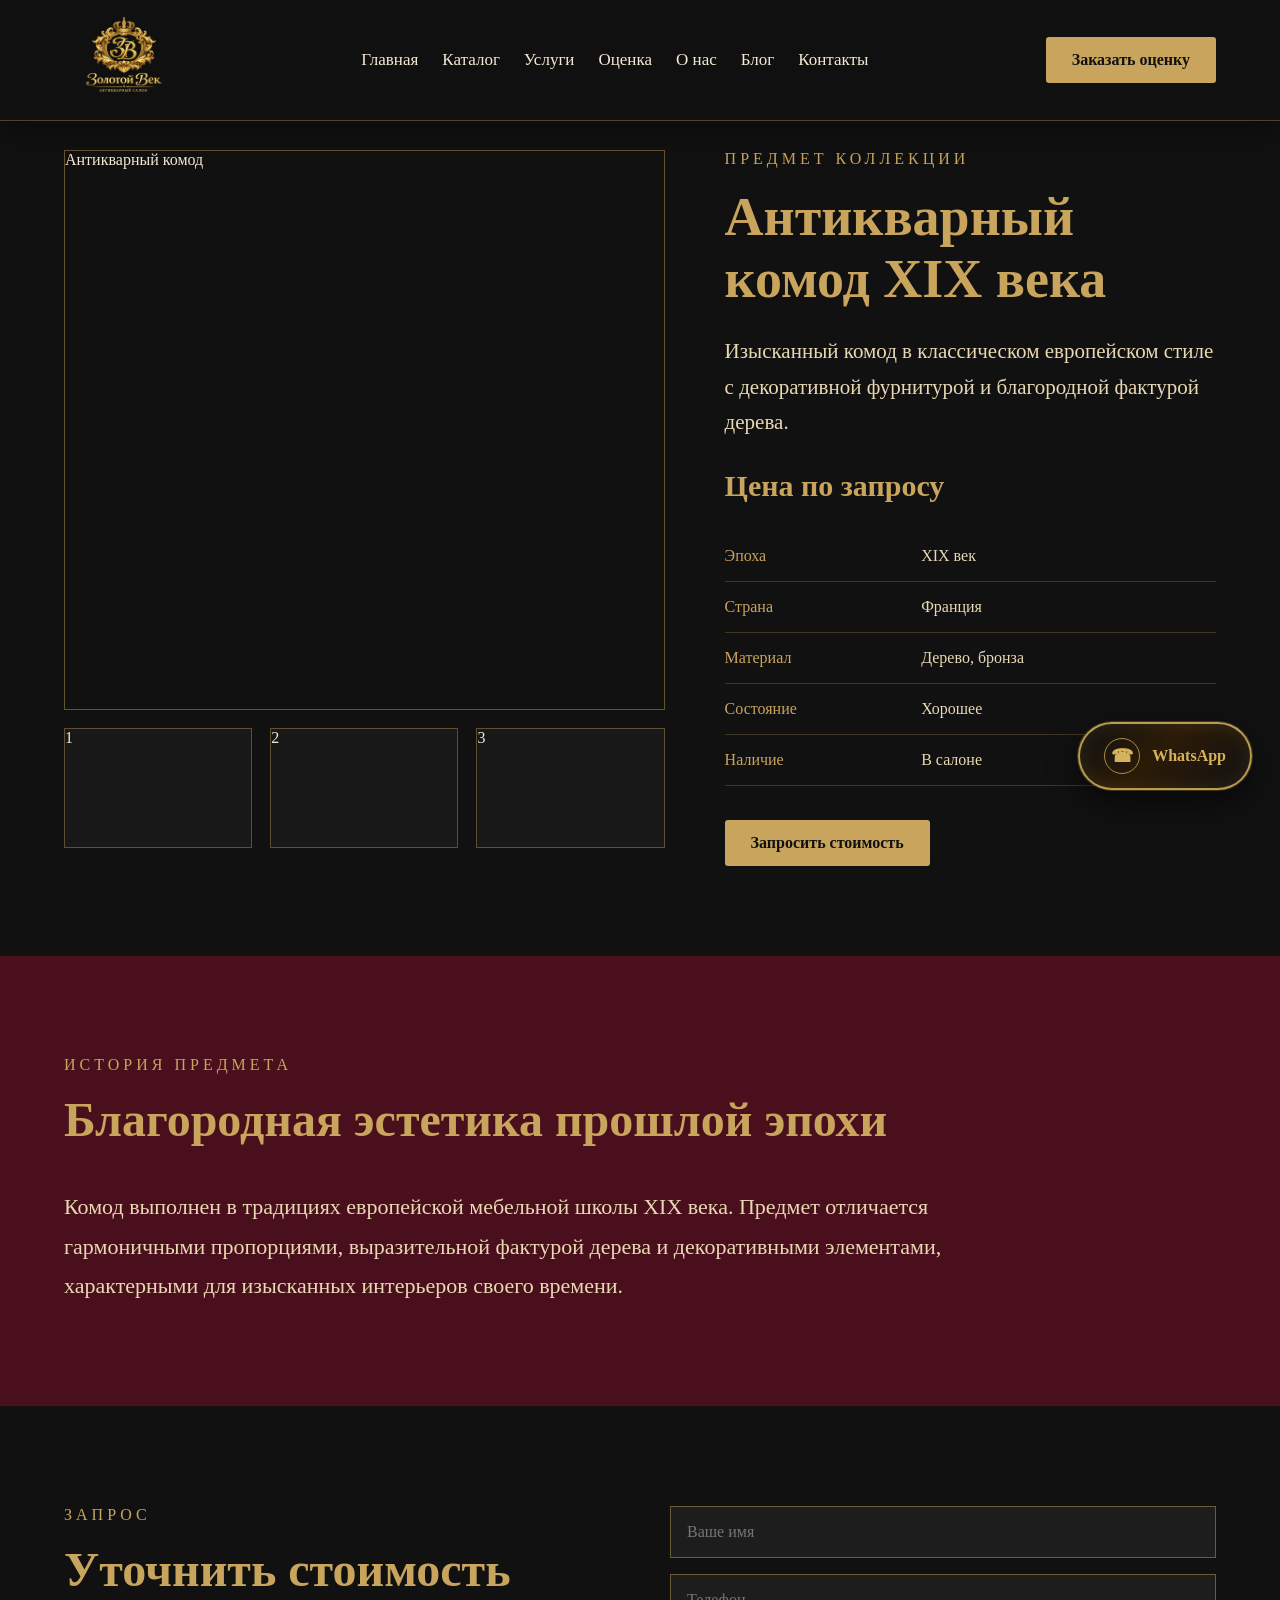
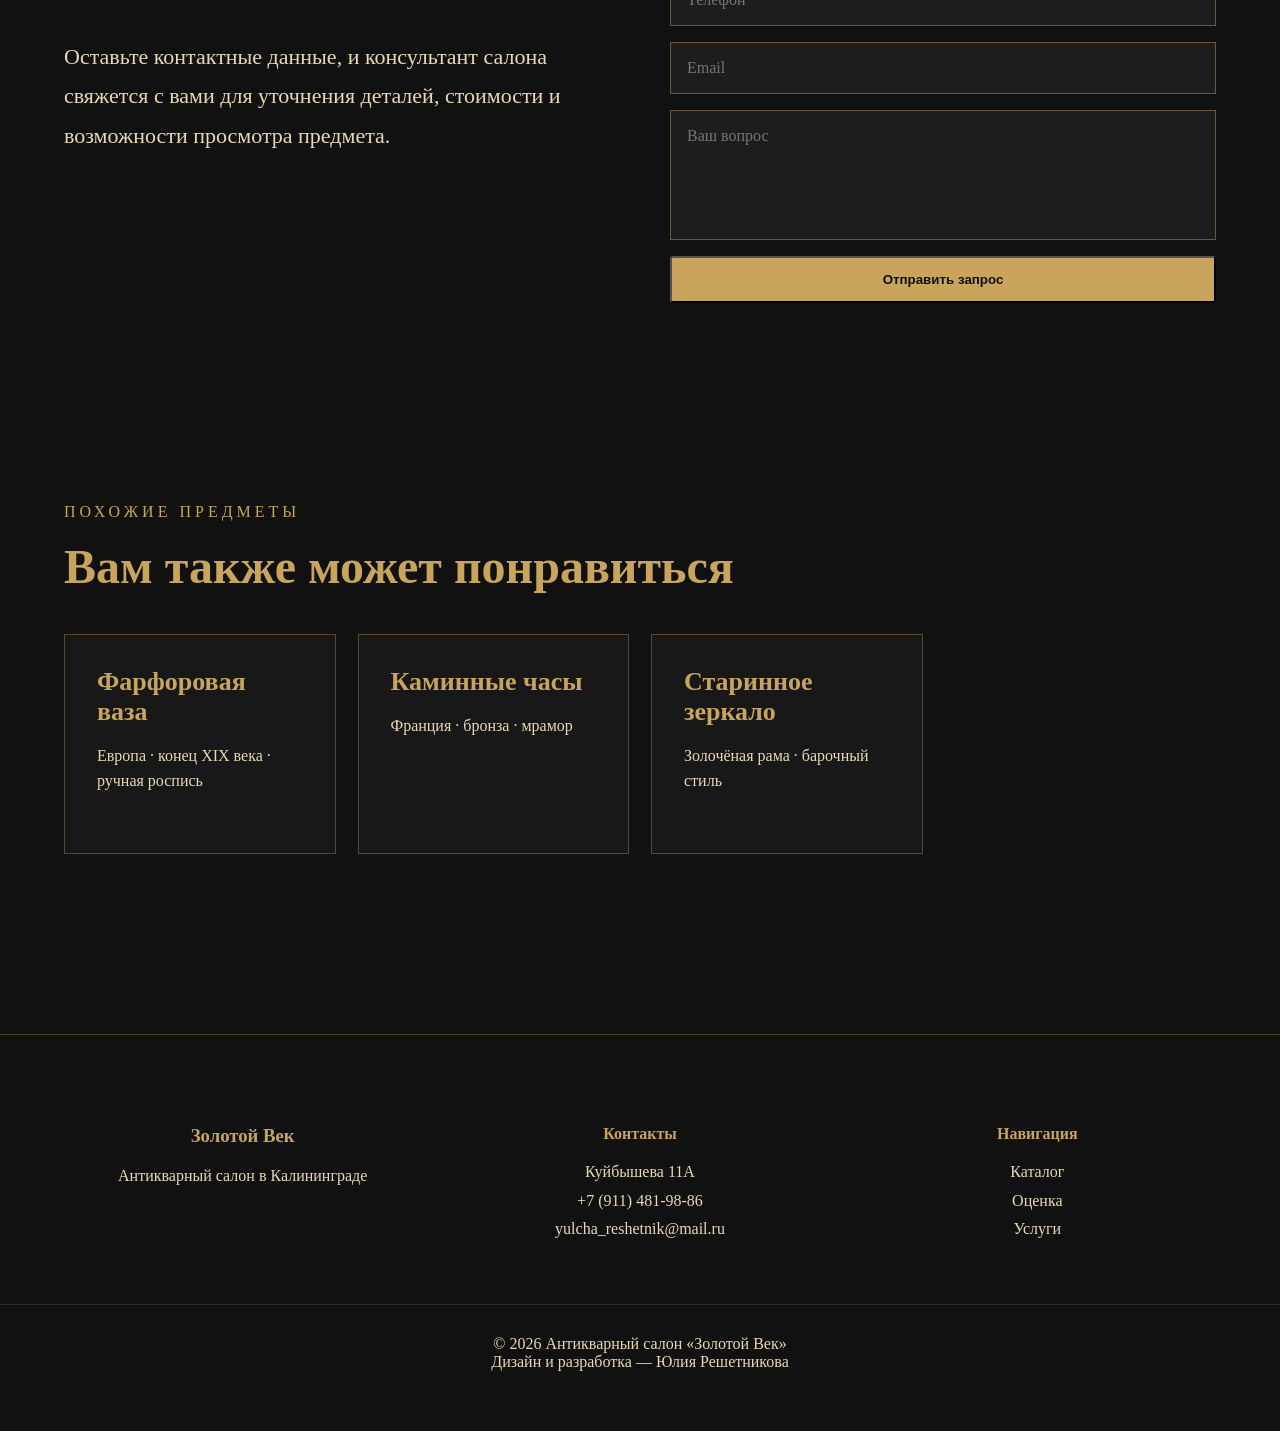
<file: product.html>
<!DOCTYPE html>
<html lang="ru">
<head>
  <meta charset="UTF-8">
  <meta name="viewport" content="width=device-width, initial-scale=1.0">
  <title>Антикварный комод — Золотой Век</title>

  <link rel="stylesheet" href="css/style.css">
  <link rel="stylesheet" href="css/product.css">
  <link rel="stylesheet" href="css/responsive.css">
</head>
<body>

<header class="header">
  <div class="container header-inner">
    <a href="index.html" class="logo">
  <img src="images/logo/logo.png" alt="Золотой Век">
 </a>

    <nav class="nav">
      <a href="index.html">Главная</a>
      <a href="catalog.html">Каталог</a>
      <a href="services.html">Услуги</a>
      <a href="appraisal.html">Оценка</a>
      <a href="about.html">О нас</a>
      <a href="blog.html">Блог</a>
      <a href="contacts.html">Контакты</a>
    </nav>

    <a href="appraisal.html" class="btn btn-gold">Заказать оценку</a>
  </div>
</header>

<main>

<section class="product-page">
  <div class="container product-layout">

    <div class="product-gallery">
      <div class="main-photo">
        Антикварный комод
      </div>

      <div class="thumbs">
        <div>1</div>
        <div>2</div>
        <div>3</div>
      </div>
    </div>

    <div class="product-details">
      <p class="section-subtitle">Предмет коллекции</p>
      <h1>Антикварный комод XIX века</h1>

      <p class="product-intro">
        Изысканный комод в классическом европейском стиле с декоративной
        фурнитурой и благородной фактурой дерева.
      </p>

      <div class="price">Цена по запросу</div>

      <table class="specs">
        <tr>
          <td>Эпоха</td>
          <td>XIX век</td>
        </tr>
        <tr>
          <td>Страна</td>
          <td>Франция</td>
        </tr>
        <tr>
          <td>Материал</td>
          <td>Дерево, бронза</td>
        </tr>
        <tr>
          <td>Состояние</td>
          <td>Хорошее</td>
        </tr>
        <tr>
          <td>Наличие</td>
          <td>В салоне</td>
        </tr>
      </table>

      <a href="#request" class="btn btn-gold">Запросить стоимость</a>
    </div>

  </div>
</section>

<section class="section burgundy">
  <div class="container">
    <p class="section-subtitle">История предмета</p>
    <h2>Благородная эстетика прошлой эпохи</h2>

    <p class="text-large">
      Комод выполнен в традициях европейской мебельной школы XIX века.
      Предмет отличается гармоничными пропорциями, выразительной фактурой
      дерева и декоративными элементами, характерными для изысканных
      интерьеров своего времени.
    </p>
  </div>
</section>

<section class="section" id="request">
  <div class="container request-layout">

    <div>
      <p class="section-subtitle">Запрос</p>
      <h2>Уточнить стоимость</h2>
      <p class="text-large">
        Оставьте контактные данные, и консультант салона свяжется с вами
        для уточнения деталей, стоимости и возможности просмотра предмета.
      </p>
    </div>

    <form class="contact-form">
      <input type="text" placeholder="Ваше имя">
      <input type="tel" placeholder="Телефон">
      <input type="email" placeholder="Email">
      <textarea placeholder="Ваш вопрос"></textarea>
      <button type="submit" class="btn btn-gold">Отправить запрос</button>
    </form>

  </div>
</section>

<section class="section">
  <div class="container">
    <p class="section-subtitle">Похожие предметы</p>
    <h2>Вам также может понравиться</h2>

    <div class="cards">
      <div class="card">
        <h3>Фарфоровая ваза</h3>
        <p>Европа · конец XIX века · ручная роспись</p>
      </div>

      <div class="card">
        <h3>Каминные часы</h3>
        <p>Франция · бронза · мрамор</p>
      </div>

      <div class="card">
        <h3>Старинное зеркало</h3>
        <p>Золочёная рама · барочный стиль</p>
      </div>
    </div>
  </div>
</section>

</main>

<footer class="footer">

  <div class="container footer-grid">

    <div>
      <h3>Золотой Век</h3>
      <p>Антикварный салон в Калининграде</p>
    </div>

    <div>
      <h4>Контакты</h4>
      <p>Куйбышева 11А</p>
      <p>+7 (911) 481-98-86</p>
      <p>yulcha_reshetnik@mail.ru</p>
    </div>

    <div>
      <h4>Навигация</h4>
      <p>Каталог</p>
      <p>Оценка</p>
      <p>Услуги</p>
    </div>

  </div>

  <div class="footer-bottom">
    © 2026 Антикварный салон «Золотой Век»
    <br>
    Дизайн и разработка — Юлия Решетникова
  </div>

</footer>

<script src="js/main.js"></script>
<a href="https://wa.me/79114819886" class="whatsapp-button" target="_blank">
  WhatsApp
</a>
</body>
</html>
</file>
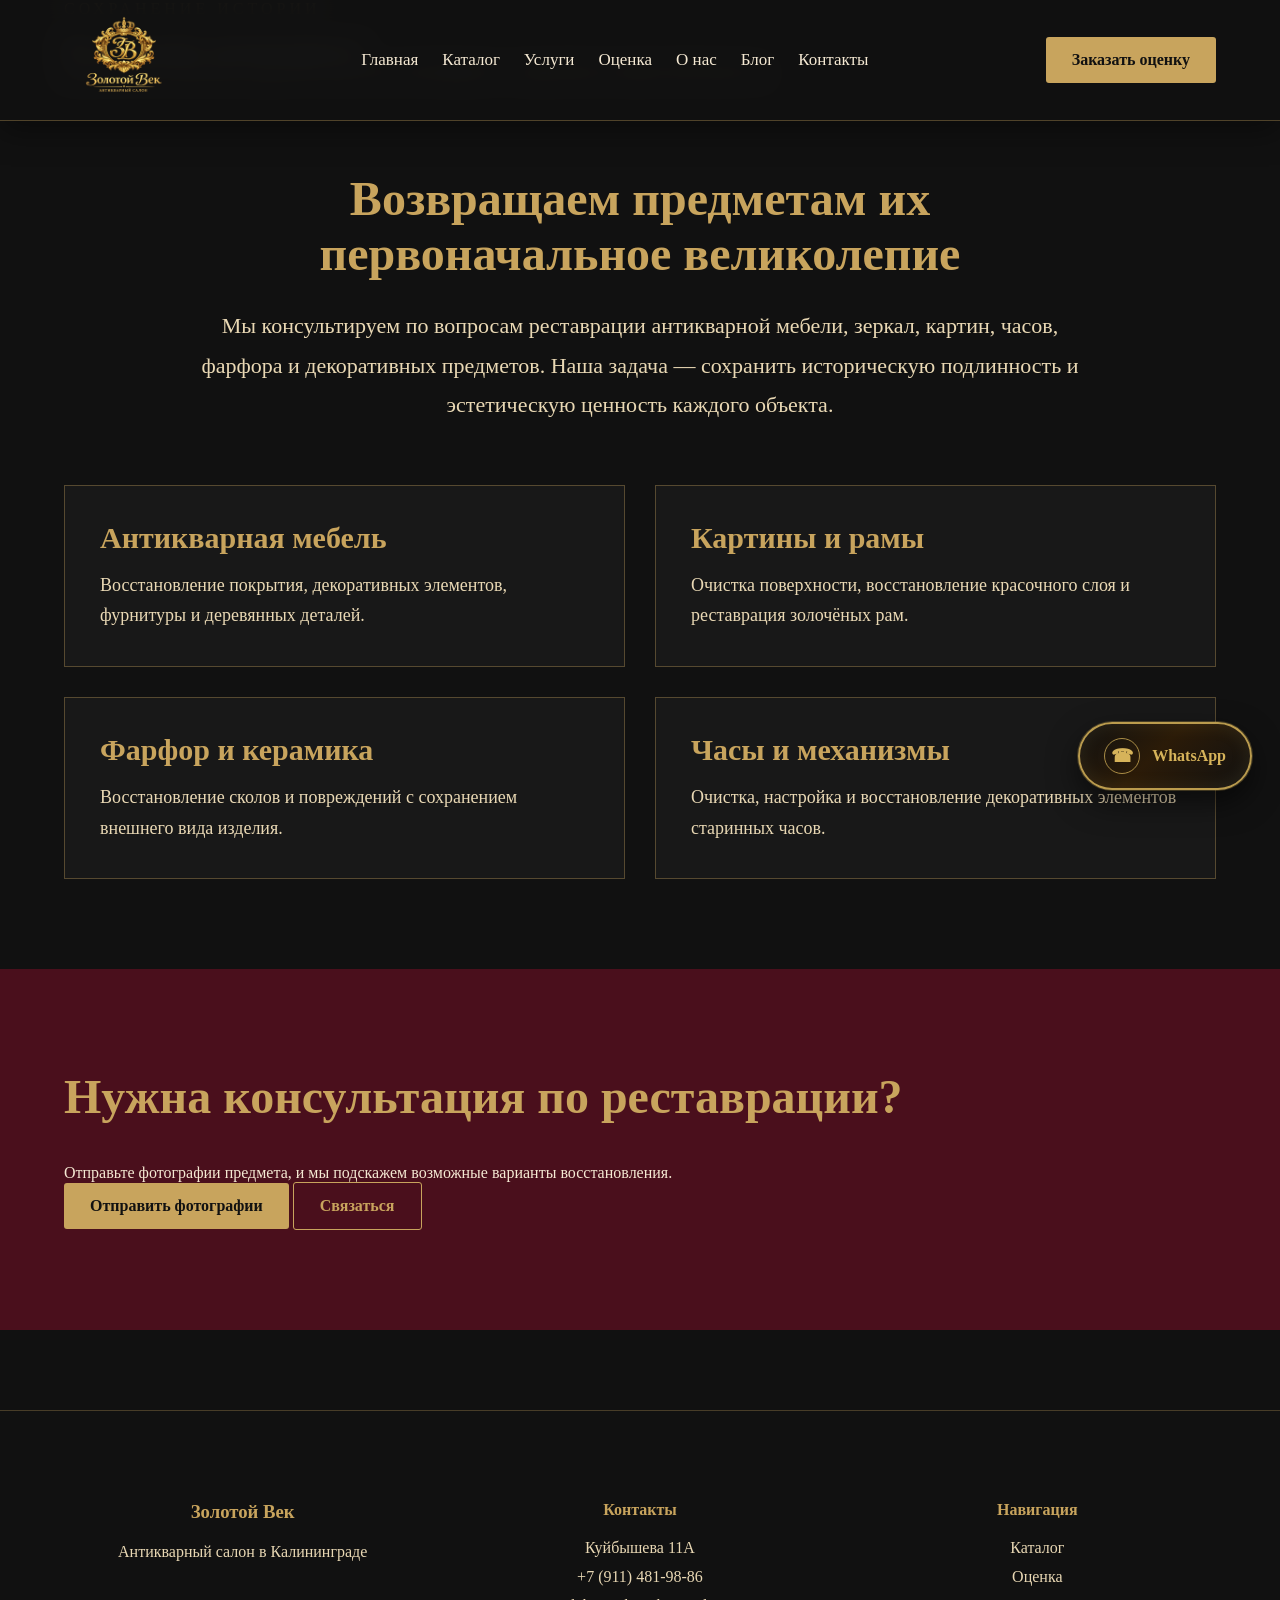
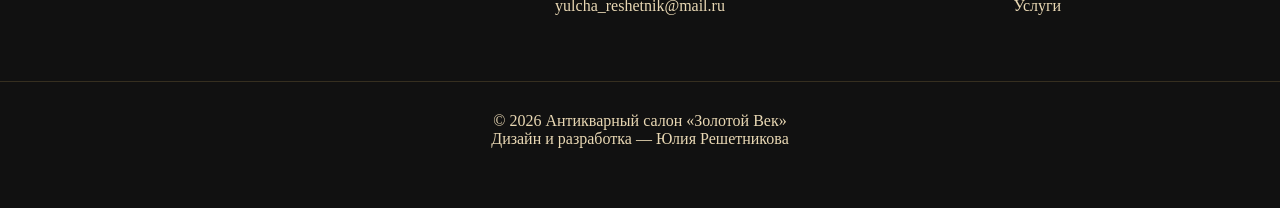
<file: restoration.html>
<!DOCTYPE html>
<html lang="ru">
<head>
  <meta charset="UTF-8">
  <meta name="viewport" content="width=device-width, initial-scale=1.0">
  <title>Реставрация — Антикварный салон «Золотой Век»</title>

  <link rel="stylesheet" href="css/style.css">
  <link rel="stylesheet" href="css/restoration.css">
  <link rel="stylesheet" href="css/responsive.css">
</head>
<body>

<header class="header">
  <div class="container header-inner">

    <a href="index.html" class="logo">
      <img src="images/logo/logo.png" alt="Золотой Век">
    </a>

    <nav class="nav">
      <a href="index.html">Главная</a>
      <a href="catalog.html">Каталог</a>
      <a href="services.html">Услуги</a>
      <a href="appraisal.html">Оценка</a>
      <a href="about.html">О нас</a>
      <a href="blog.html">Блог</a>
      <a href="contacts.html">Контакты</a>
    </nav>

    <a href="appraisal.html" class="btn btn-gold">
      Заказать оценку
    </a>

  </div>
</header>

<main>

<section class="page-hero">
  <div class="container">
    <p class="section-subtitle">Сохранение истории</p>
    <h1>Реставрация антиквариата</h1>
    <p>
      Бережное восстановление предметов искусства и антиквариата
      с сохранением исторической ценности.
    </p>
  </div>
</section>

<section class="restoration-page">
  <div class="container">

    <div class="restoration-intro">
      <h2>Возвращаем предметам их первоначальное великолепие</h2>

      <p>
        Мы консультируем по вопросам реставрации антикварной мебели,
        зеркал, картин, часов, фарфора и декоративных предметов.
        Наша задача — сохранить историческую подлинность и эстетическую ценность каждого объекта.
      </p>
    </div>

    <div class="restoration-grid">

      <div class="restoration-card">
        <h3>Антикварная мебель</h3>
        <p>
          Восстановление покрытия, декоративных элементов,
          фурнитуры и деревянных деталей.
        </p>
      </div>

      <div class="restoration-card">
        <h3>Картины и рамы</h3>
        <p>
          Очистка поверхности, восстановление красочного слоя
          и реставрация золочёных рам.
        </p>
      </div>

      <div class="restoration-card">
        <h3>Фарфор и керамика</h3>
        <p>
          Восстановление сколов и повреждений
          с сохранением внешнего вида изделия.
        </p>
      </div>

      <div class="restoration-card">
        <h3>Часы и механизмы</h3>
        <p>
          Очистка, настройка и восстановление
          декоративных элементов старинных часов.
        </p>
      </div>

    </div>

  </div>
</section>

<section class="section burgundy">
  <div class="container contact-note">

    <h2>Нужна консультация по реставрации?</h2>

    <p>
      Отправьте фотографии предмета, и мы подскажем возможные варианты восстановления.
    </p>

    <div class="note-buttons">
      <a href="appraisal.html" class="btn btn-gold">
        Отправить фотографии
      </a>

      <a href="contacts.html" class="btn btn-outline">
        Связаться
      </a>
    </div>

  </div>
</section>

</main>

<footer class="footer">

  <div class="container footer-grid">

    <div>
      <h3>Золотой Век</h3>
      <p>Антикварный салон в Калининграде</p>
    </div>

    <div>
      <h4>Контакты</h4>
      <p>Куйбышева 11А</p>
      <p>+7 (911) 481-98-86</p>
      <p>yulcha_reshetnik@mail.ru</p>
    </div>

    <div>
      <h4>Навигация</h4>
      <p>Каталог</p>
      <p>Оценка</p>
      <p>Услуги</p>
    </div>

  </div>

  <div class="footer-bottom">
    © 2026 Антикварный салон «Золотой Век»
    <br>
    Дизайн и разработка — Юлия Решетникова
  </div>

</footer>
<a href="https://wa.me/79114819886" class="whatsapp-button" target="_blank">
  WhatsApp
</a>
</body>
</html>
</file>
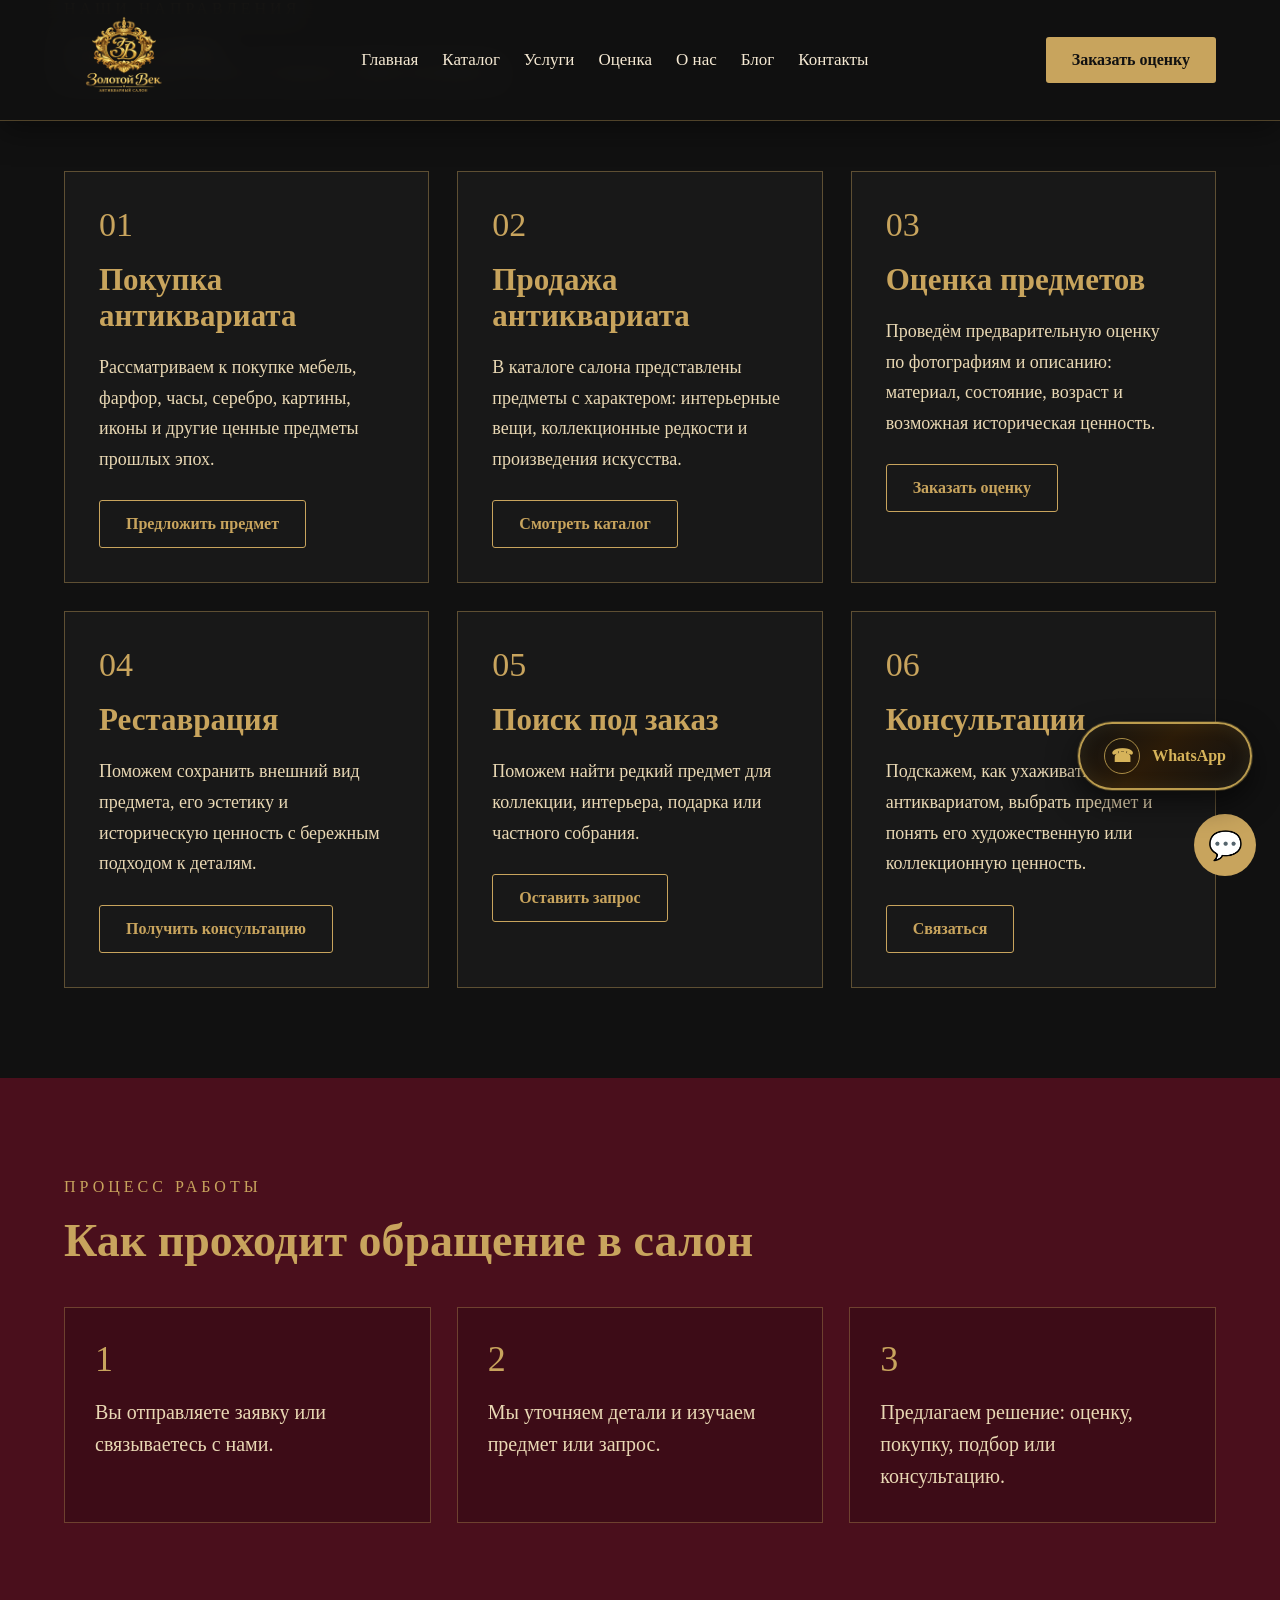
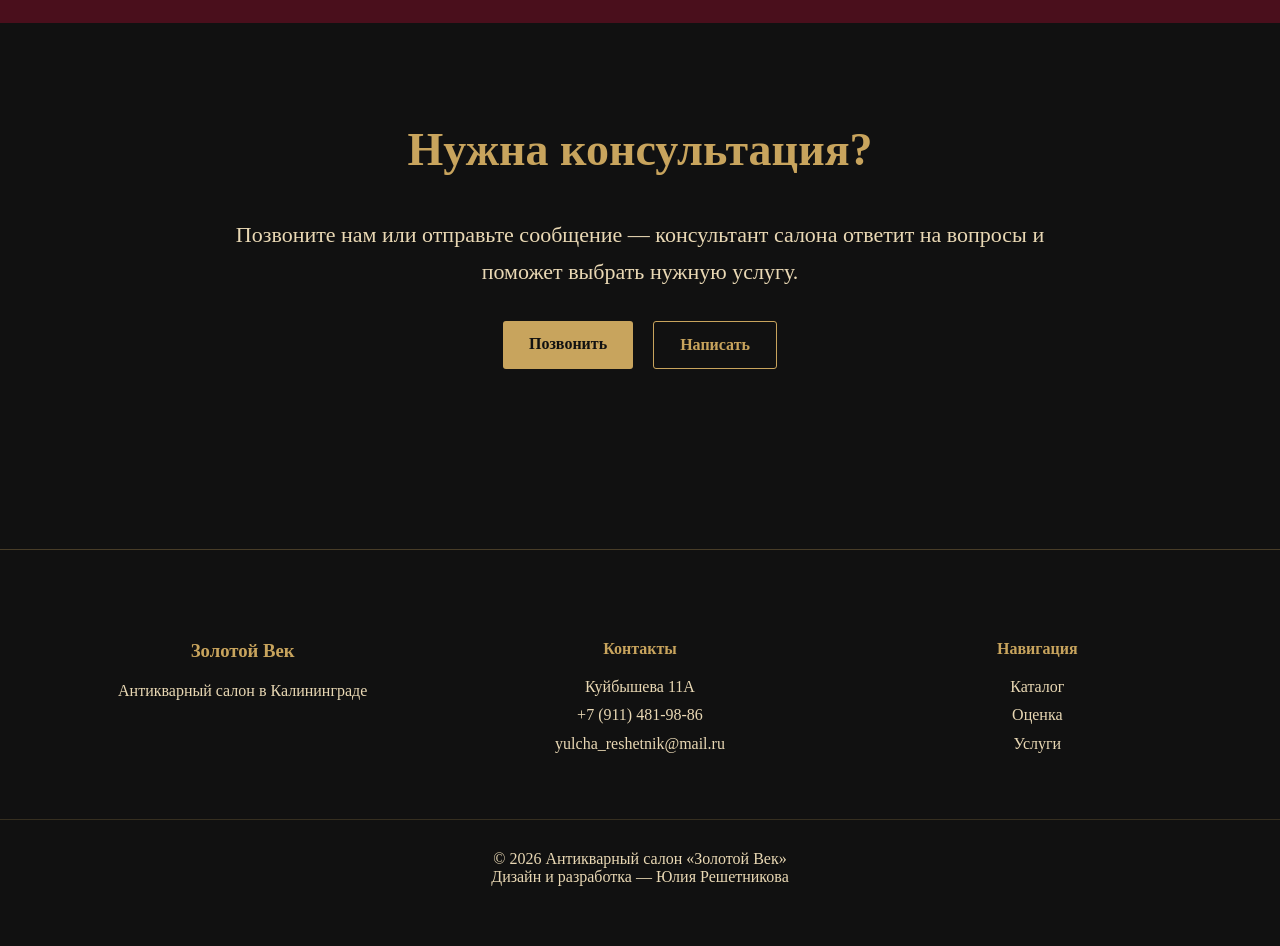
<file: services.html>
<!DOCTYPE html>
<html lang="ru">
<head>
  <meta charset="UTF-8">
  <meta name="viewport" content="width=device-width, initial-scale=1.0">
  <title>Услуги — Антикварный салон «Золотой Век»</title>

  <link rel="stylesheet" href="css/style.css">
  <link rel="stylesheet" href="css/services.css">
  <link rel="stylesheet" href="css/responsive.css">
</head>
<body>

<header class="header">
  <div class="container header-inner">
    <a href="index.html" class="logo">
      <img src="images/logo/logo.png" alt="Золотой Век">
    </a>

    <nav class="nav">
      <a href="index.html">Главная</a>
      <a href="catalog.html">Каталог</a>
      <a href="services.html">Услуги</a>
      <a href="appraisal.html">Оценка</a>
      <a href="about.html">О нас</a>
      <a href="blog.html">Блог</a>
      <a href="contacts.html">Контакты</a>
    </nav>

    <a href="appraisal.html" class="btn btn-gold">Заказать оценку</a>
  </div>
</header>

<main>

<section class="page-hero">
  <div class="container">
    <p class="section-subtitle">Наши направления</p>
    <h1>Услуги салона</h1>
    <p>Покупка, продажа, оценка, реставрация и подбор антиквариата.</p>
  </div>
</section>

<section class="services-page">
  <div class="container services-grid">

    <article class="service-card">
      <span>01</span>
      <h2>Покупка антиквариата</h2>
      <p>
        Рассматриваем к покупке мебель, фарфор, часы, серебро, картины,
        иконы и другие ценные предметы прошлых эпох.
      </p>
      <a href="appraisal.html" class="btn btn-outline">Предложить предмет</a>
    </article>

    <article class="service-card">
      <span>02</span>
      <h2>Продажа антиквариата</h2>
      <p>
        В каталоге салона представлены предметы с характером:
        интерьерные вещи, коллекционные редкости и произведения искусства.
      </p>
      <a href="catalog.html" class="btn btn-outline">Смотреть каталог</a>
    </article>

    <article class="service-card">
      <span>03</span>
      <h2>Оценка предметов</h2>
      <p>
        Проведём предварительную оценку по фотографиям и описанию:
        материал, состояние, возраст и возможная историческая ценность.
      </p>
      <a href="appraisal.html" class="btn btn-outline">Заказать оценку</a>
    </article>

    <article class="service-card">
      <span>04</span>
      <h2>Реставрация</h2>
      <p>
        Поможем сохранить внешний вид предмета, его эстетику
        и историческую ценность с бережным подходом к деталям.
      </p>
      <a href="contacts.html" class="btn btn-outline">Получить консультацию</a>
    </article>

    <article class="service-card">
      <span>05</span>
      <h2>Поиск под заказ</h2>
      <p>
        Поможем найти редкий предмет для коллекции, интерьера,
        подарка или частного собрания.
      </p>
      <a href="contacts.html" class="btn btn-outline">Оставить запрос</a>
    </article>

    <article class="service-card">
      <span>06</span>
      <h2>Консультации</h2>
      <p>
        Подскажем, как ухаживать за антиквариатом, выбрать предмет
        и понять его художественную или коллекционную ценность.
      </p>
      <a href="contacts.html" class="btn btn-outline">Связаться</a>
    </article>

  </div>
</section>

<section class="section burgundy">
  <div class="container process-block">
    <p class="section-subtitle">Процесс работы</p>
    <h2>Как проходит обращение в салон</h2>

    <div class="process-steps">
      <div>
        <span>1</span>
        <p>Вы отправляете заявку или связываетесь с нами.</p>
      </div>

      <div>
        <span>2</span>
        <p>Мы уточняем детали и изучаем предмет или запрос.</p>
      </div>

      <div>
        <span>3</span>
        <p>Предлагаем решение: оценку, покупку, подбор или консультацию.</p>
      </div>
    </div>
  </div>
</section>

<section class="section">
  <div class="container contact-note">
    <h2>Нужна консультация?</h2>
    <p>
      Позвоните нам или отправьте сообщение — консультант салона ответит
      на вопросы и поможет выбрать нужную услугу.
    </p>

    <div class="note-buttons">
      <a href="tel:+79114819886" class="btn btn-gold">Позвонить</a>
      <a href="contacts.html" class="btn btn-outline">Написать</a>
    </div>
  </div>
</section>

</main>

<div class="consultant">
  <button class="consultant-button">💬</button>

  <div class="consultant-box">
    <h3>Консультант</h3>
    <p>Здравствуйте! Помогу выбрать услугу и оформить обращение.</p>
    <a href="tel:+79114819886">Позвонить</a>
    <a href="mailto:yulcha_reshetnik@mail.ru">Написать email</a>
  </div>
</div>

<footer class="footer">

  <div class="container footer-grid">

    <div>
      <h3>Золотой Век</h3>
      <p>Антикварный салон в Калининграде</p>
    </div>

    <div>
      <h4>Контакты</h4>
      <p>Куйбышева 11А</p>
      <p>+7 (911) 481-98-86</p>
      <p>yulcha_reshetnik@mail.ru</p>
    </div>

    <div>
      <h4>Навигация</h4>
      <p>Каталог</p>
      <p>Оценка</p>
      <p>Услуги</p>
    </div>

  </div>

  <div class="footer-bottom">
    © 2026 Антикварный салон «Золотой Век»
    <br>
    Дизайн и разработка — Юлия Решетникова
  </div>

</footer>

<script src="js/consultant.js"></script>
<a href="https://wa.me/79114819886" class="whatsapp-button" target="_blank">
  WhatsApp
</a>
</body>
</html>
</file>
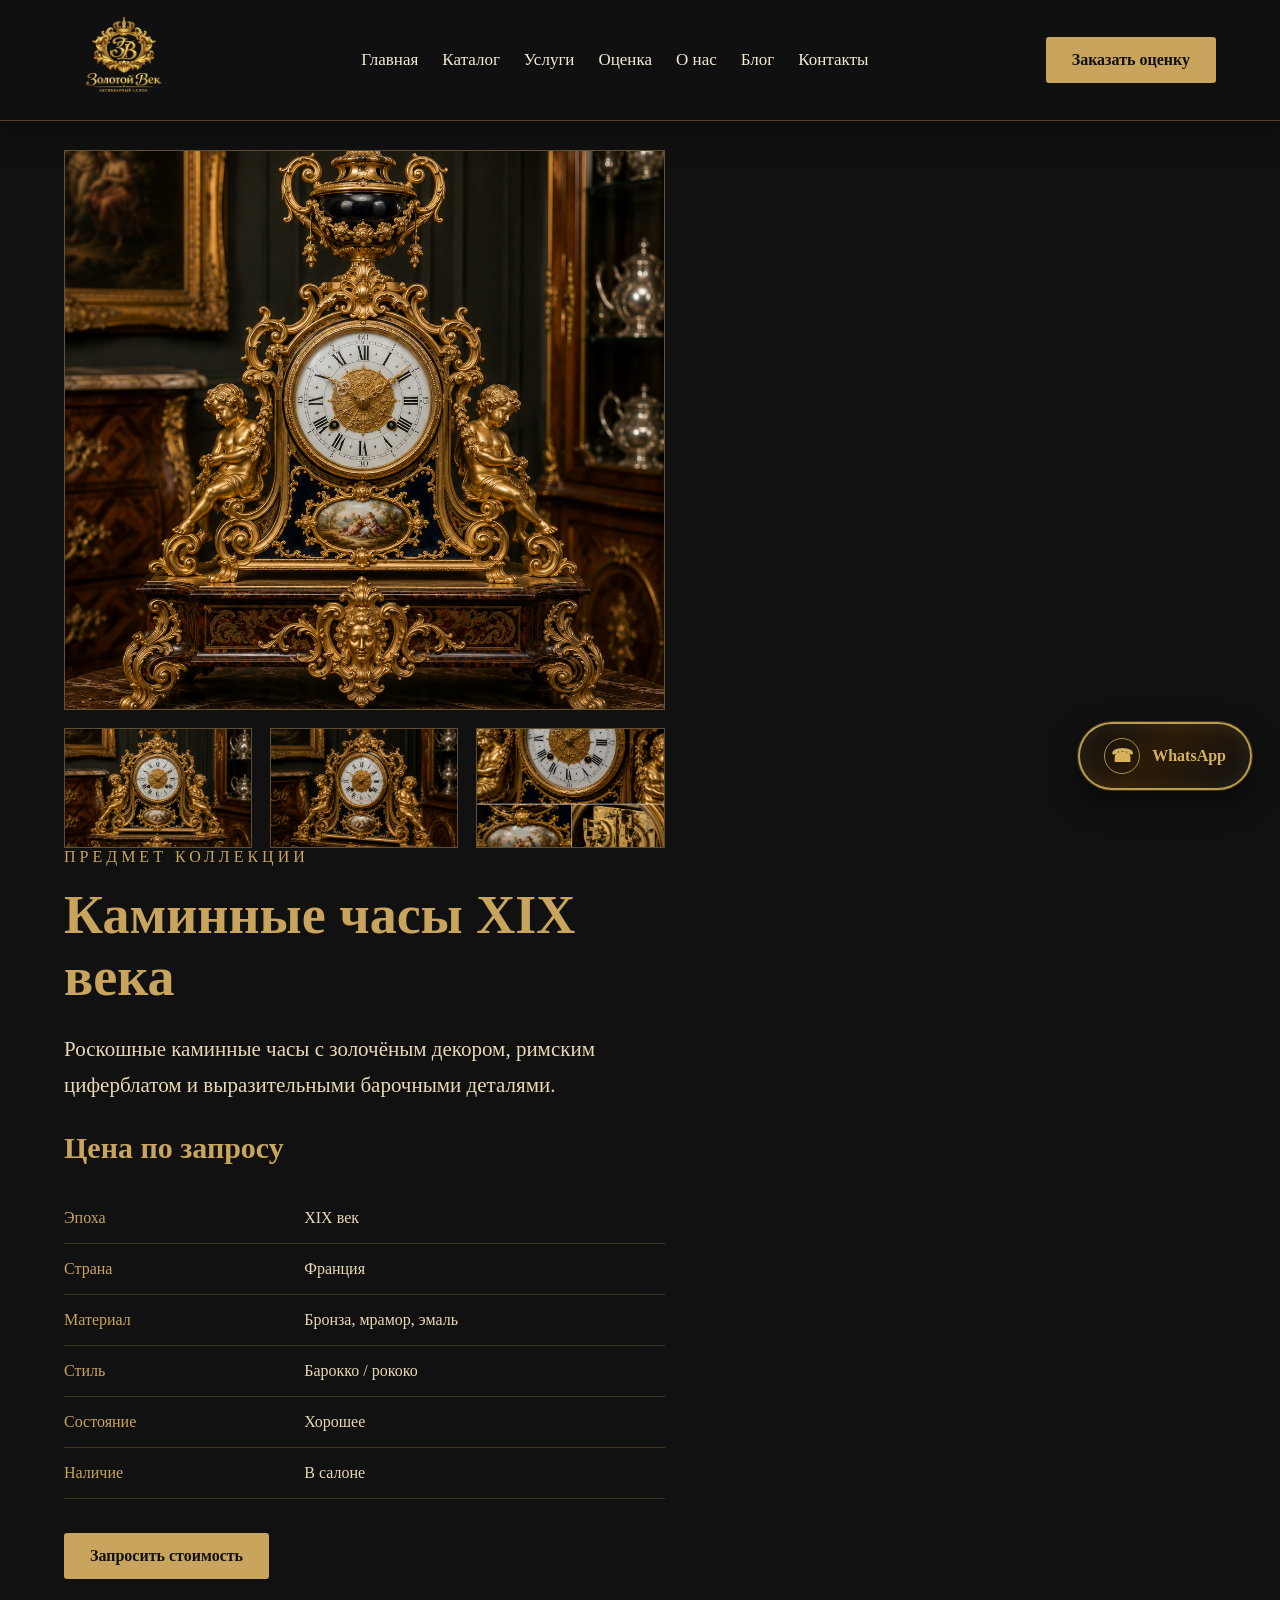
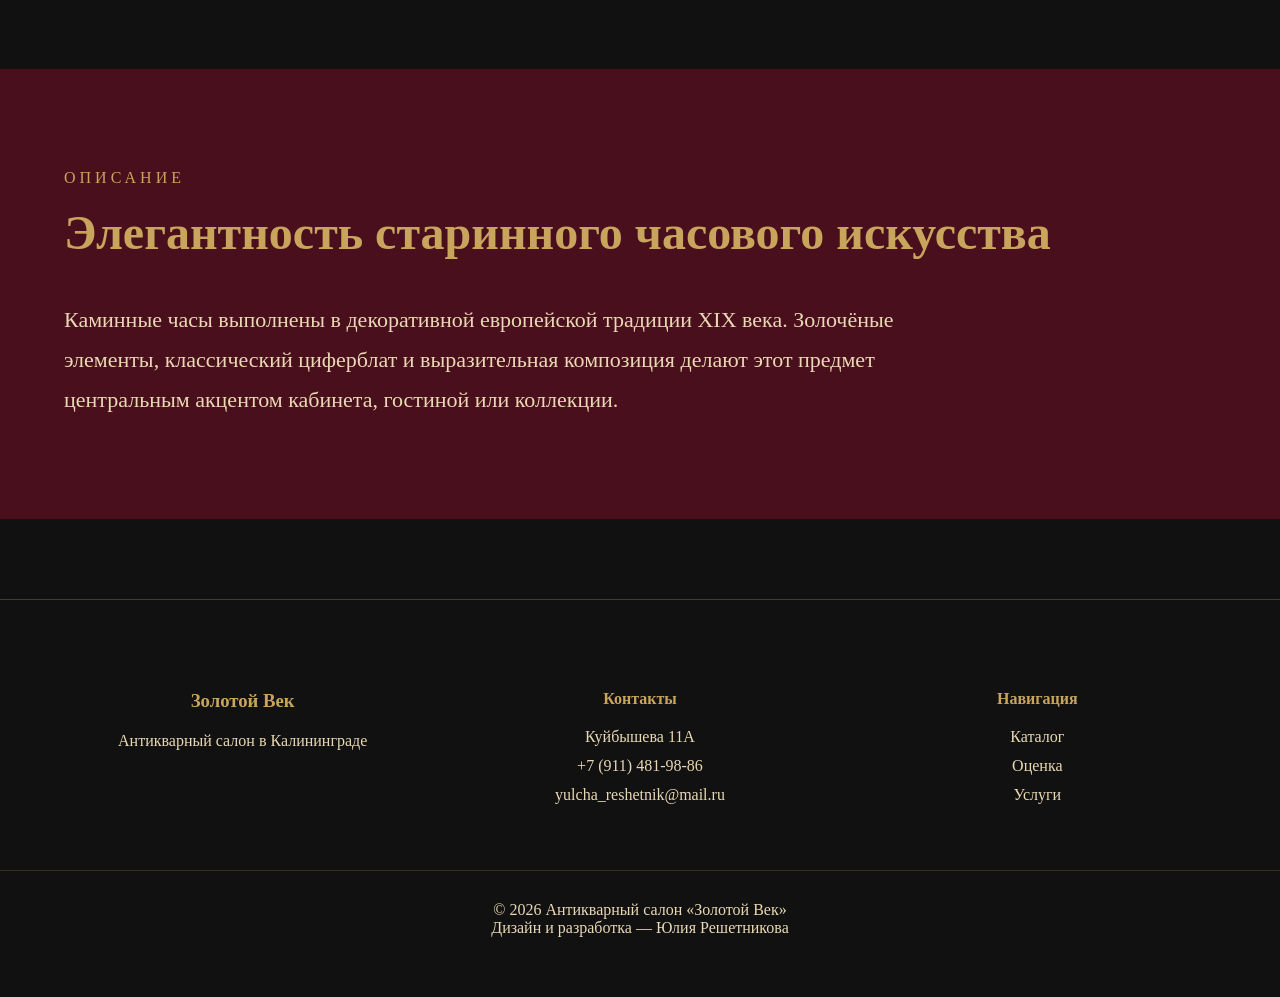
<file: components/product-clock.html>
<!DOCTYPE html>
<html lang="ru">
<head>
  <meta charset="UTF-8">
  <meta name="viewport" content="width=device-width, initial-scale=1.0">
  <title>Каминные часы — Золотой Век</title>

  <link rel="stylesheet" href="../css/style.css">
  <link rel="stylesheet" href="../css/product.css">
  <link rel="stylesheet" href="../css/responsive.css">
</head>
<body>

<header class="header">
  <div class="container header-inner">
    <a href="../index.html" class="logo">
      <img src="../images/logo/logo.png" alt="Золотой Век">
    </a>

    <nav class="nav">
      <a href="../index.html">Главная</a>
      <a href="../catalog.html">Каталог</a>
      <a href="../services.html">Услуги</a>
      <a href="../appraisal.html">Оценка</a>
      <a href="../about.html">О нас</a>
      <a href="../blog.html">Блог</a>
      <a href="../contacts.html">Контакты</a>
    </nav>

    <a href="../appraisal.html" class="btn btn-gold">Заказать оценку</a>
  </div>
</header>

<main>

<section class="product-page">
  <div class="container product-layout">

    <div class="product-gallery">
      <div class="main-photo">
  <img id="mainImage"
       src="../images/products/clock-1.jpg"
       alt="Каминные часы">
</div>

      <div class="thumbs">

  <div>
    <img src="../images/products/clock-1.jpg"
         onclick="changeImage(this.src)"
         alt="Общий вид часов">
  </div>

  <div>
    <img src="../images/products/clock-2.jpg"
         onclick="changeImage(this.src)"
         alt="Часы под углом">
  </div>

  <div>
    <img src="../images/products/clock-3.jpg"
         onclick="changeImage(this.src)"
         alt="Циферблат часов">
  </div>

</div>
  

    <div class="product-details">
      <p class="section-subtitle">Предмет коллекции</p>

      <h1>Каминные часы XIX века</h1>

      <p class="product-intro">
        Роскошные каминные часы с золочёным декором, римским циферблатом
        и выразительными барочными деталями.
      </p>

      <div class="price">Цена по запросу</div>

      <table class="specs">
        <tr>
          <td>Эпоха</td>
          <td>XIX век</td>
        </tr>

        <tr>
          <td>Страна</td>
          <td>Франция</td>
        </tr>

        <tr>
          <td>Материал</td>
          <td>Бронза, мрамор, эмаль</td>
        </tr>

        <tr>
          <td>Стиль</td>
          <td>Барокко / рококо</td>
        </tr>

        <tr>
          <td>Состояние</td>
          <td>Хорошее</td>
        </tr>

        <tr>
          <td>Наличие</td>
          <td>В салоне</td>
        </tr>
      </table>

      <a href="../contacts.html" class="btn btn-gold">
        Запросить стоимость
      </a>
    </div>

  </div>
</section>

<section class="section burgundy">
  <div class="container">
    <p class="section-subtitle">Описание</p>

    <h2>Элегантность старинного часового искусства</h2>

    <p class="text-large">
      Каминные часы выполнены в декоративной европейской традиции XIX века.
      Золочёные элементы, классический циферблат и выразительная композиция
      делают этот предмет центральным акцентом кабинета, гостиной или коллекции.
    </p>
  </div>
</section>

</main>

<footer class="footer">

  <div class="container footer-grid">

    <div>
      <h3>Золотой Век</h3>
      <p>Антикварный салон в Калининграде</p>
    </div>

    <div>
      <h4>Контакты</h4>
      <p>Куйбышева 11А</p>
      <p>+7 (911) 481-98-86</p>
      <p>yulcha_reshetnik@mail.ru</p>
    </div>

    <div>
      <h4>Навигация</h4>
      <p>Каталог</p>
      <p>Оценка</p>
      <p>Услуги</p>
    </div>

  </div>

  <div class="footer-bottom">
    © 2026 Антикварный салон «Золотой Век»
    <br>
    Дизайн и разработка — Юлия Решетникова
  </div>

</footer>
<script>
function changeImage(src){
  document.getElementById('mainImage').src = src;
}
</script>
<a href="https://wa.me/79114819886" class="whatsapp-button" target="_blank">
  WhatsApp
</a>
</body>
</html>
</file>
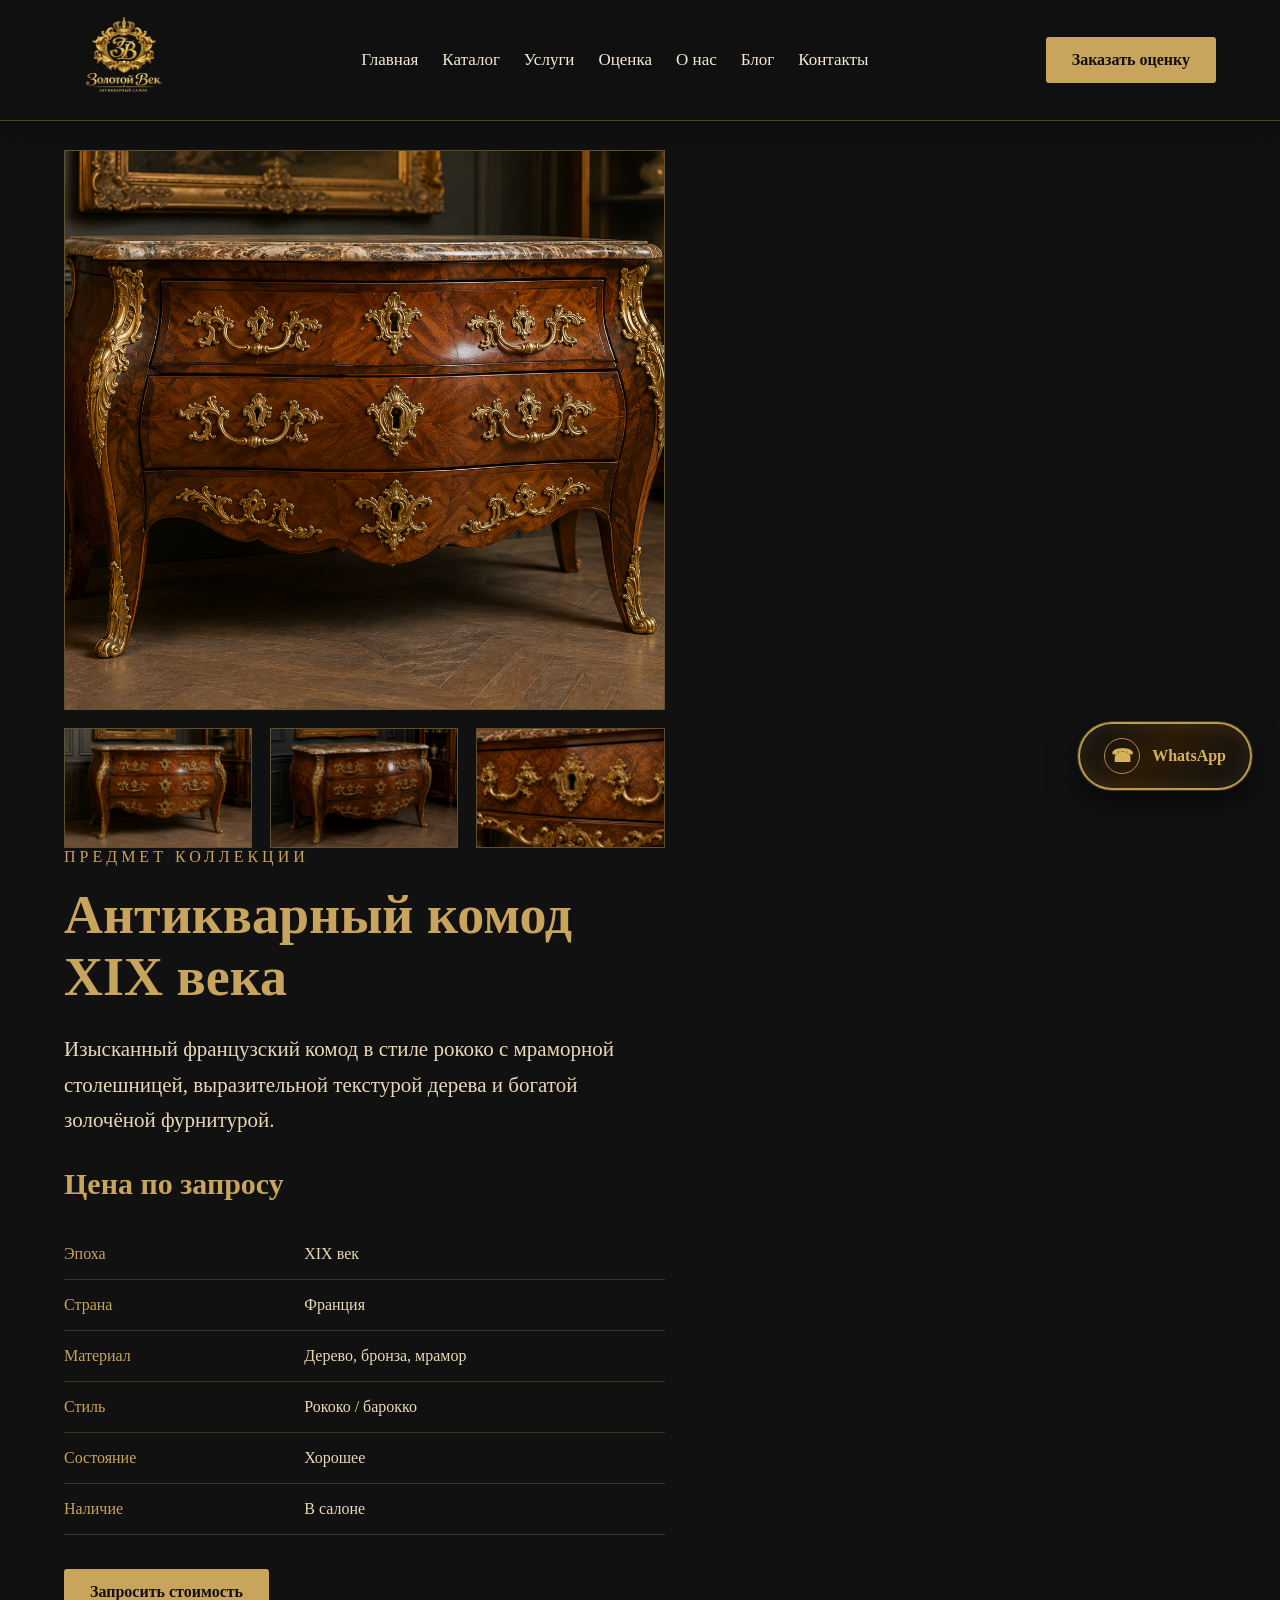
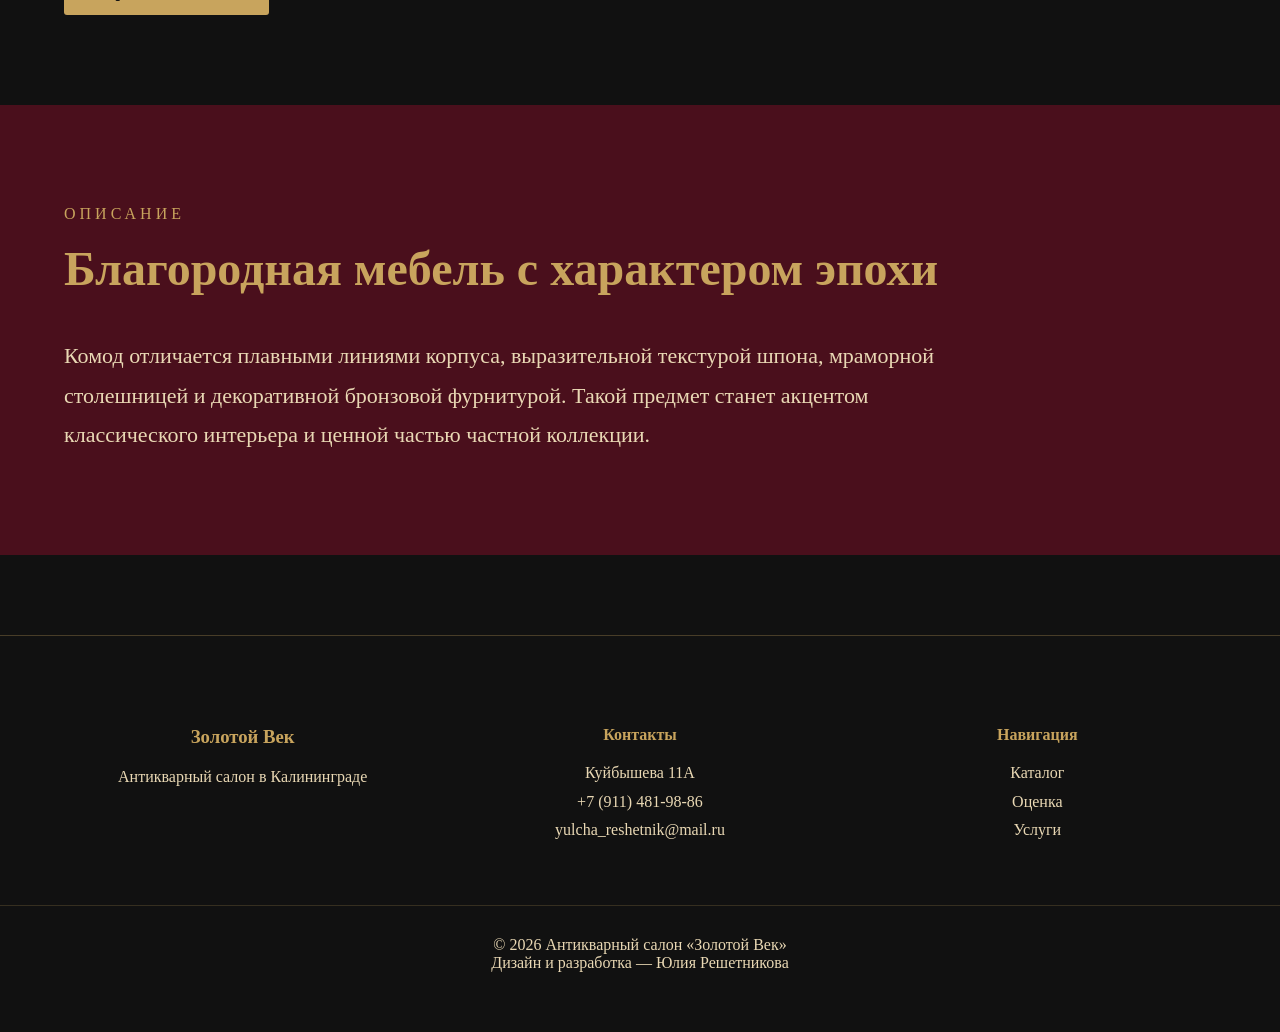
<file: components/product-komod.html>
<!DOCTYPE html>
<html lang="ru">
<head>
  <meta charset="UTF-8">
  <meta name="viewport" content="width=device-width, initial-scale=1.0">
  <title>Антикварный комод — Золотой Век</title>

  <link rel="stylesheet" href="../css/style.css">
  <link rel="stylesheet" href="../css/product.css">
  <link rel="stylesheet" href="../css/responsive.css">
</head>
<body>

<header class="header">
  <div class="container header-inner">
    <a href="../index.html" class="logo">
      <img src="../images/logo/logo.png" alt="Золотой Век">
    </a>

    <nav class="nav">
      <a href="../index.html">Главная</a>
      <a href="../catalog.html">Каталог</a>
      <a href="../services.html">Услуги</a>
      <a href="../appraisal.html">Оценка</a>
      <a href="../about.html">О нас</a>
      <a href="../blog.html">Блог</a>
      <a href="../contacts.html">Контакты</a>
    </nav>

    <a href="../appraisal.html" class="btn btn-gold">Заказать оценку</a>
  </div>
</header>

<main>

<section class="product-page">
  <div class="container product-layout">

    <div class="product-gallery">
      <div class="main-photo">
  <img id="mainImage"
       src="../images/products/komod-1.jpg"
       alt="Антикварный комод">
     </div>

      <div class="thumbs">

  <div>
    <img src="../images/products/komod-1.jpg"
         onclick="changeImage(this.src)"
         alt="">
  </div>

  <div>
    <img src="../images/products/komod-2.jpg"
         onclick="changeImage(this.src)"
         alt="">
  </div>

  <div>
    <img src="../images/products/komod-3.jpg"
         onclick="changeImage(this.src)"
         alt="">
  </div>

</div>
    
    <div class="product-details">
      <p class="section-subtitle">Предмет коллекции</p>

      <h1>Антикварный комод XIX века</h1>

      <p class="product-intro">
        Изысканный французский комод в стиле рококо с мраморной столешницей,
        выразительной текстурой дерева и богатой золочёной фурнитурой.
      </p>

      <div class="price">Цена по запросу</div>

      <table class="specs">
        <tr>
          <td>Эпоха</td>
          <td>XIX век</td>
        </tr>

        <tr>
          <td>Страна</td>
          <td>Франция</td>
        </tr>

        <tr>
          <td>Материал</td>
          <td>Дерево, бронза, мрамор</td>
        </tr>

        <tr>
          <td>Стиль</td>
          <td>Рококо / барокко</td>
        </tr>

        <tr>
          <td>Состояние</td>
          <td>Хорошее</td>
        </tr>

        <tr>
          <td>Наличие</td>
          <td>В салоне</td>
        </tr>
      </table>

      <a href="../contacts.html" class="btn btn-gold">
        Запросить стоимость
      </a>
    </div>

  </div>
</section>

<section class="section burgundy">
  <div class="container">
    <p class="section-subtitle">Описание</p>

    <h2>Благородная мебель с характером эпохи</h2>

    <p class="text-large">
      Комод отличается плавными линиями корпуса, выразительной текстурой шпона,
      мраморной столешницей и декоративной бронзовой фурнитурой. Такой предмет
      станет акцентом классического интерьера и ценной частью частной коллекции.
    </p>
  </div>
</section>

</main>

<footer class="footer">

  <div class="container footer-grid">

    <div>
      <h3>Золотой Век</h3>
      <p>Антикварный салон в Калининграде</p>
    </div>

    <div>
      <h4>Контакты</h4>
      <p>Куйбышева 11А</p>
      <p>+7 (911) 481-98-86</p>
      <p>yulcha_reshetnik@mail.ru</p>
    </div>

    <div>
      <h4>Навигация</h4>
      <p>Каталог</p>
      <p>Оценка</p>
      <p>Услуги</p>
    </div>

  </div>

  <div class="footer-bottom">
    © 2026 Антикварный салон «Золотой Век»
    <br>
    Дизайн и разработка — Юлия Решетникова
  </div>

</footer>

<script>
function changeImage(src){
  document.getElementById('mainImage').src = src;
}
</script>
<a href="https://wa.me/79114819886" class="whatsapp-button" target="_blank">
  WhatsApp
</a>
</body>
</html>
</file>
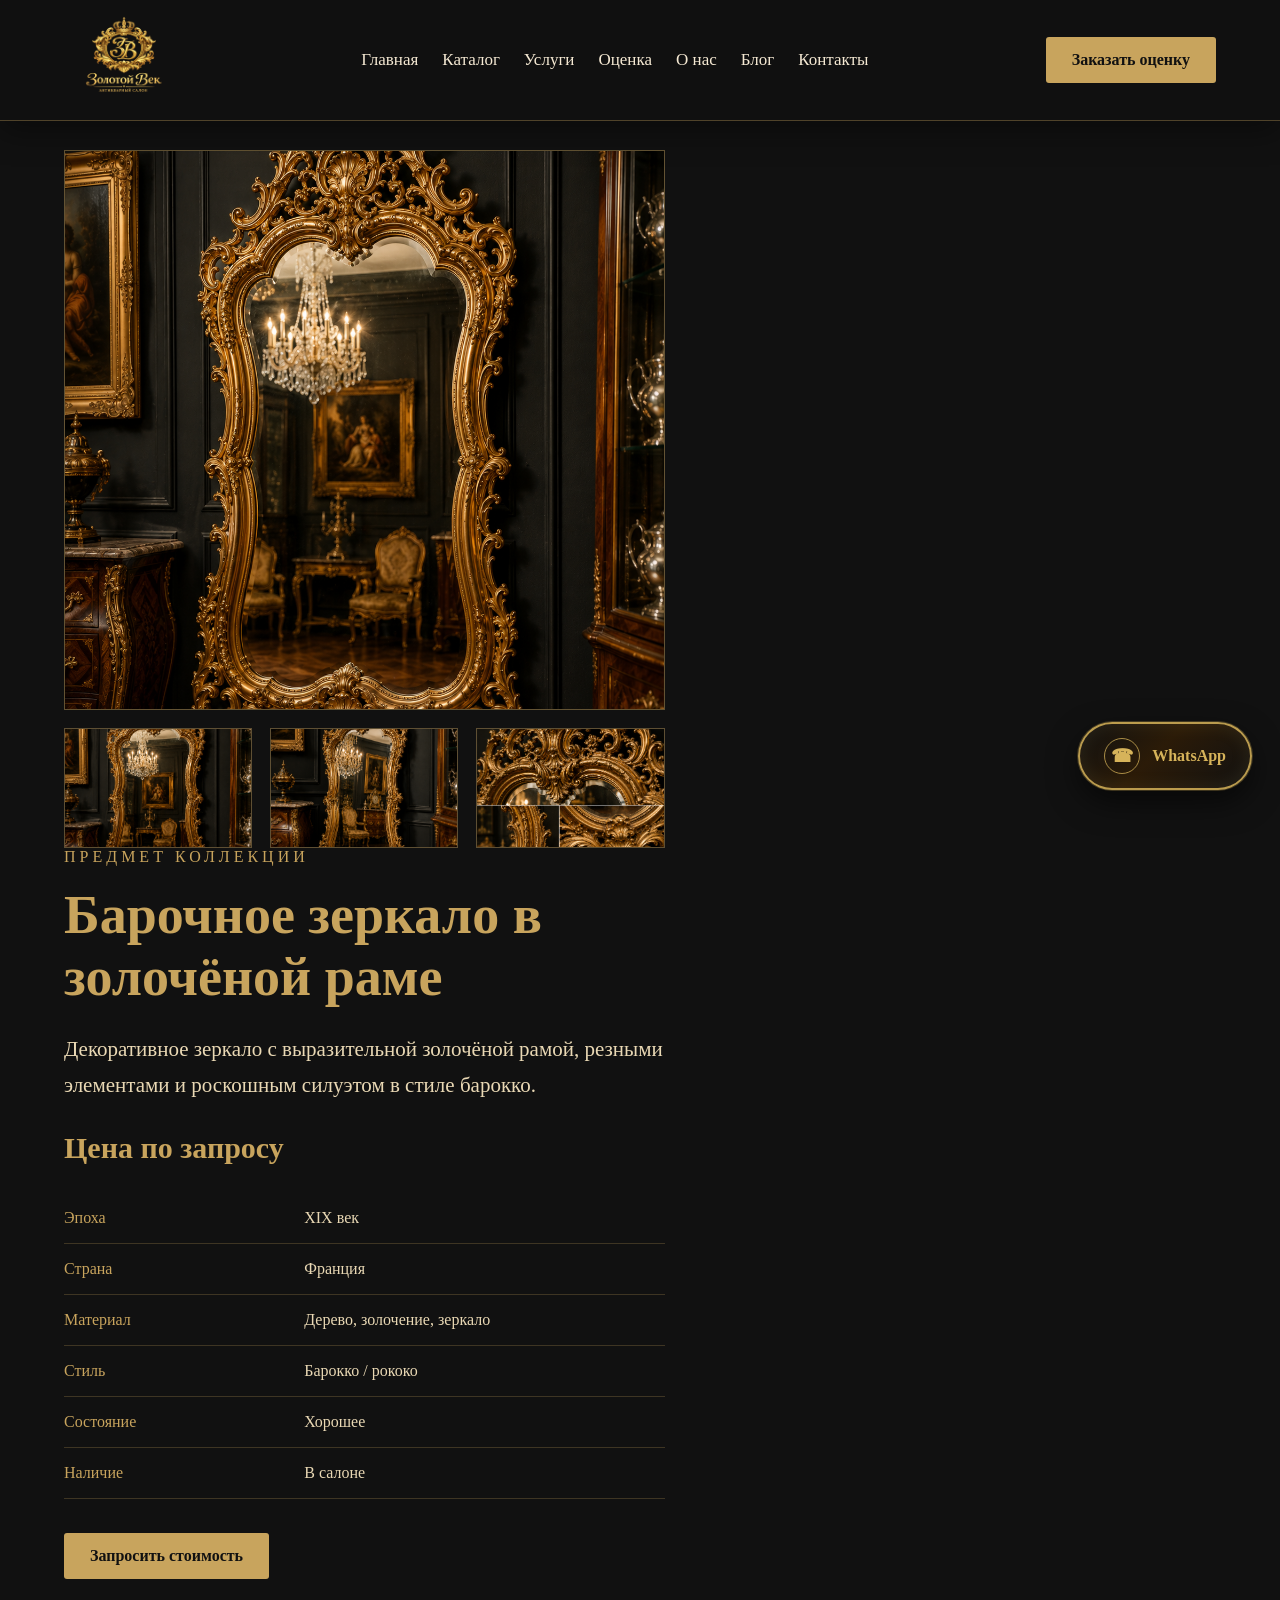
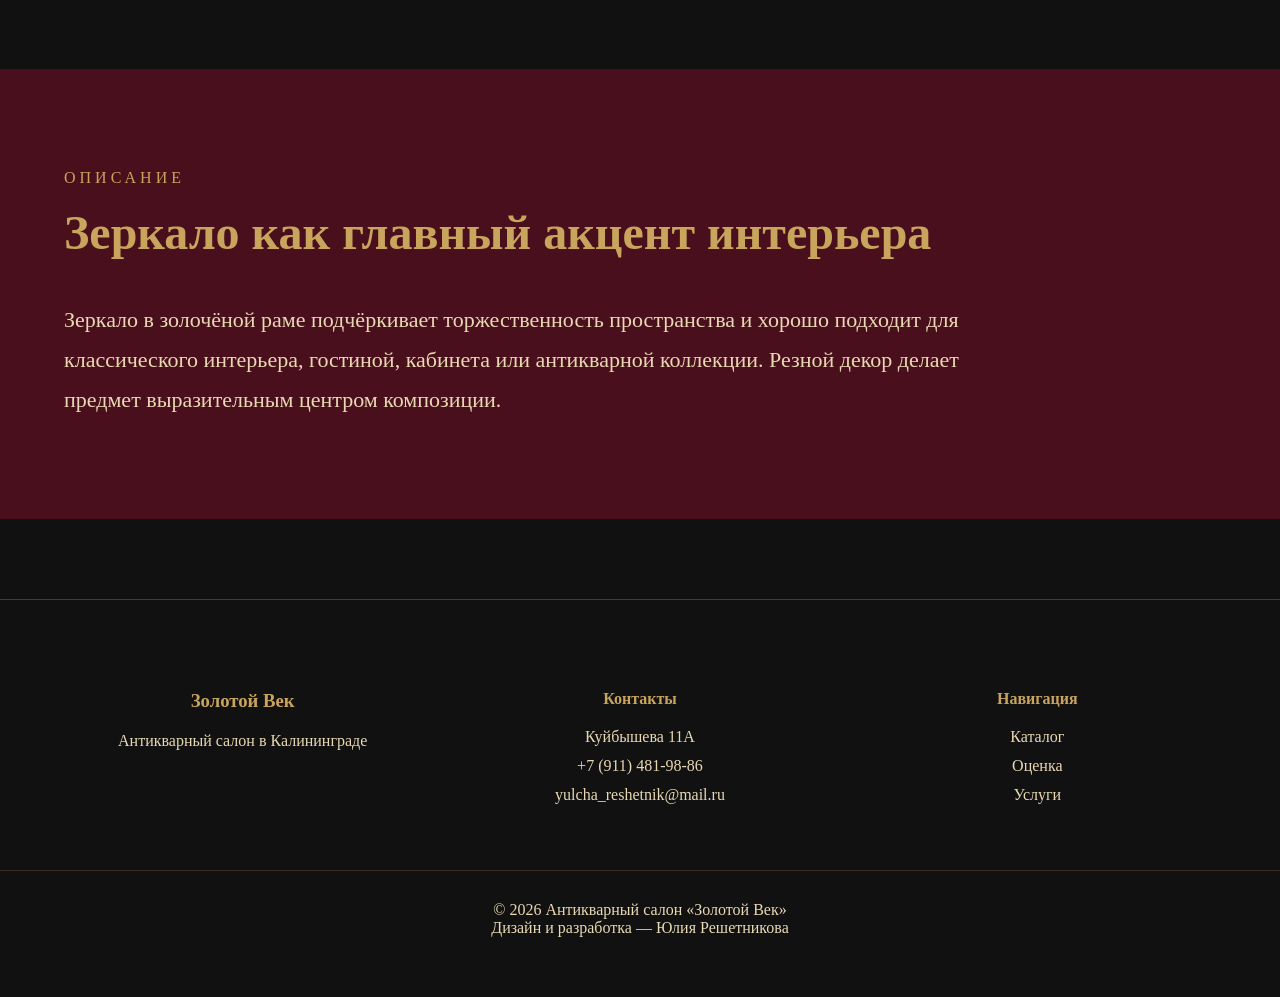
<file: components/product-mirror.html>
<!DOCTYPE html>
<html lang="ru">
<head>
  <meta charset="UTF-8">
  <meta name="viewport" content="width=device-width, initial-scale=1.0">
  <title>Барочное зеркало — Золотой Век</title>

  <link rel="stylesheet" href="../css/style.css">
  <link rel="stylesheet" href="../css/product.css">
  <link rel="stylesheet" href="../css/responsive.css">
</head>
<body>

<header class="header">
  <div class="container header-inner">
    <a href="../index.html" class="logo">
      <img src="../images/logo/logo.png" alt="Золотой Век">
    </a>

    <nav class="nav">
      <a href="../index.html">Главная</a>
      <a href="../catalog.html">Каталог</a>
      <a href="../services.html">Услуги</a>
      <a href="../appraisal.html">Оценка</a>
      <a href="../about.html">О нас</a>
      <a href="../blog.html">Блог</a>
      <a href="../contacts.html">Контакты</a>
    </nav>

    <a href="../appraisal.html" class="btn btn-gold">Заказать оценку</a>
  </div>
</header>

<main>

<section class="product-page">
  <div class="container product-layout">

    <div class="product-gallery">
      <div class="main-photo">
  <img id="mainImage"
       src="../images/products/mirror-1.jpg"
       alt="Барочное зеркало">
</div>

     <div class="thumbs">

  <div>
    <img src="../images/products/mirror-1.jpg"
         onclick="changeImage(this.src)"
         alt="Зеркало общий вид">
  </div>

  <div>
    <img src="../images/products/mirror-2.jpg"
         onclick="changeImage(this.src)"
         alt="Зеркало под углом">
  </div>

  <div>
    <img src="../images/products/mirror-3.jpg"
         onclick="changeImage(this.src)"
         alt="Детали рамы">
  </div>

</div>
    

    <div class="product-details">
      <p class="section-subtitle">Предмет коллекции</p>

      <h1>Барочное зеркало в золочёной раме</h1>

      <p class="product-intro">
        Декоративное зеркало с выразительной золочёной рамой,
        резными элементами и роскошным силуэтом в стиле барокко.
      </p>

      <div class="price">Цена по запросу</div>

      <table class="specs">
        <tr><td>Эпоха</td><td>XIX век</td></tr>
        <tr><td>Страна</td><td>Франция</td></tr>
        <tr><td>Материал</td><td>Дерево, золочение, зеркало</td></tr>
        <tr><td>Стиль</td><td>Барокко / рококо</td></tr>
        <tr><td>Состояние</td><td>Хорошее</td></tr>
        <tr><td>Наличие</td><td>В салоне</td></tr>
      </table>

      <a href="../contacts.html" class="btn btn-gold">
        Запросить стоимость
      </a>
    </div>

  </div>
</section>

<section class="section burgundy">
  <div class="container">
    <p class="section-subtitle">Описание</p>

    <h2>Зеркало как главный акцент интерьера</h2>

    <p class="text-large">
      Зеркало в золочёной раме подчёркивает торжественность пространства
      и хорошо подходит для классического интерьера, гостиной, кабинета
      или антикварной коллекции. Резной декор делает предмет выразительным
      центром композиции.
    </p>
  </div>
</section>

</main>

<footer class="footer">
  <div class="container footer-grid">
    <div>
      <h3>Золотой Век</h3>
      <p>Антикварный салон в Калининграде</p>
    </div>

    <div>
      <h4>Контакты</h4>
      <p>Куйбышева 11А</p>
      <p>+7 (911) 481-98-86</p>
      <p>yulcha_reshetnik@mail.ru</p>
    </div>

    <div>
      <h4>Навигация</h4>
      <p>Каталог</p>
      <p>Оценка</p>
      <p>Услуги</p>
    </div>
  </div>

  <div class="footer-bottom">
    © 2026 Антикварный салон «Золотой Век»
    <br>
    Дизайн и разработка — Юлия Решетникова
  </div>
</footer>
<script>
function changeImage(src){
  document.getElementById('mainImage').src = src;
}
</script>
<a href="https://wa.me/79114819886" class="whatsapp-button" target="_blank">
  WhatsApp
</a>
</body>
</html>
</file>
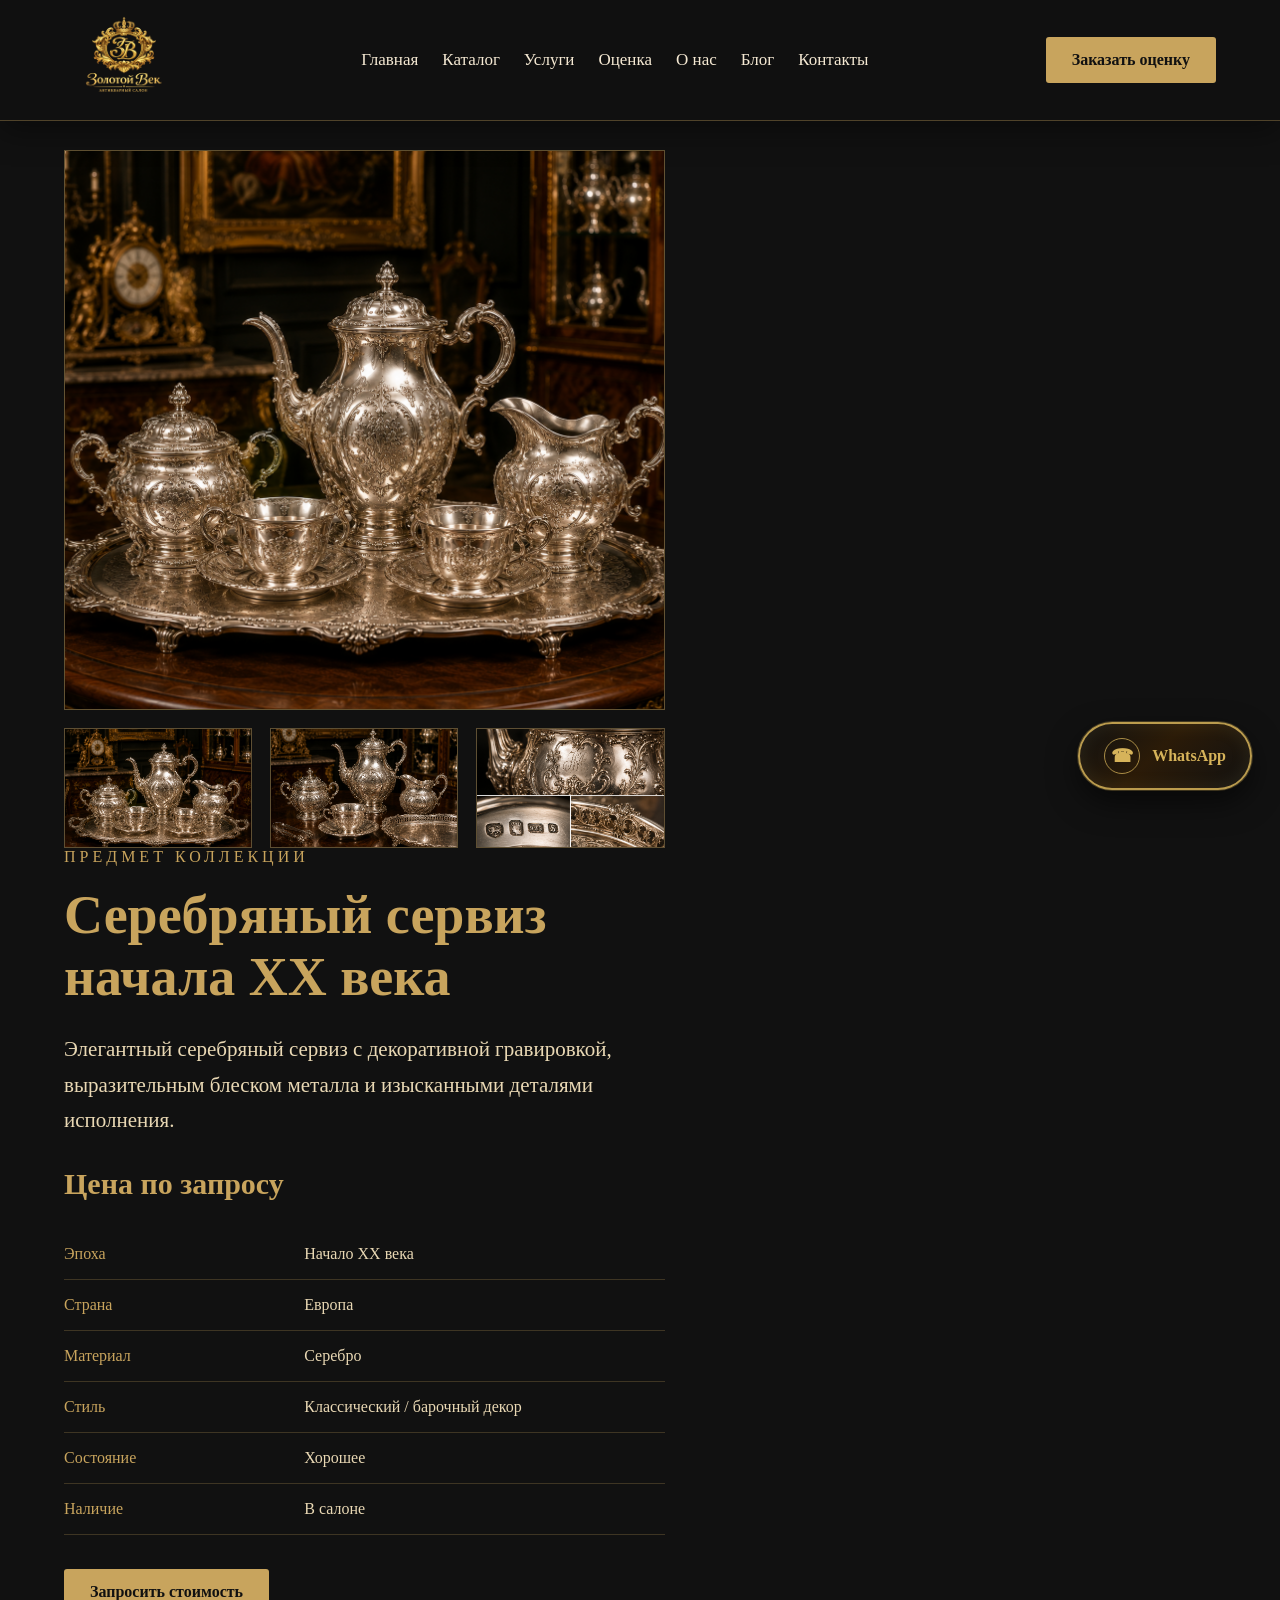
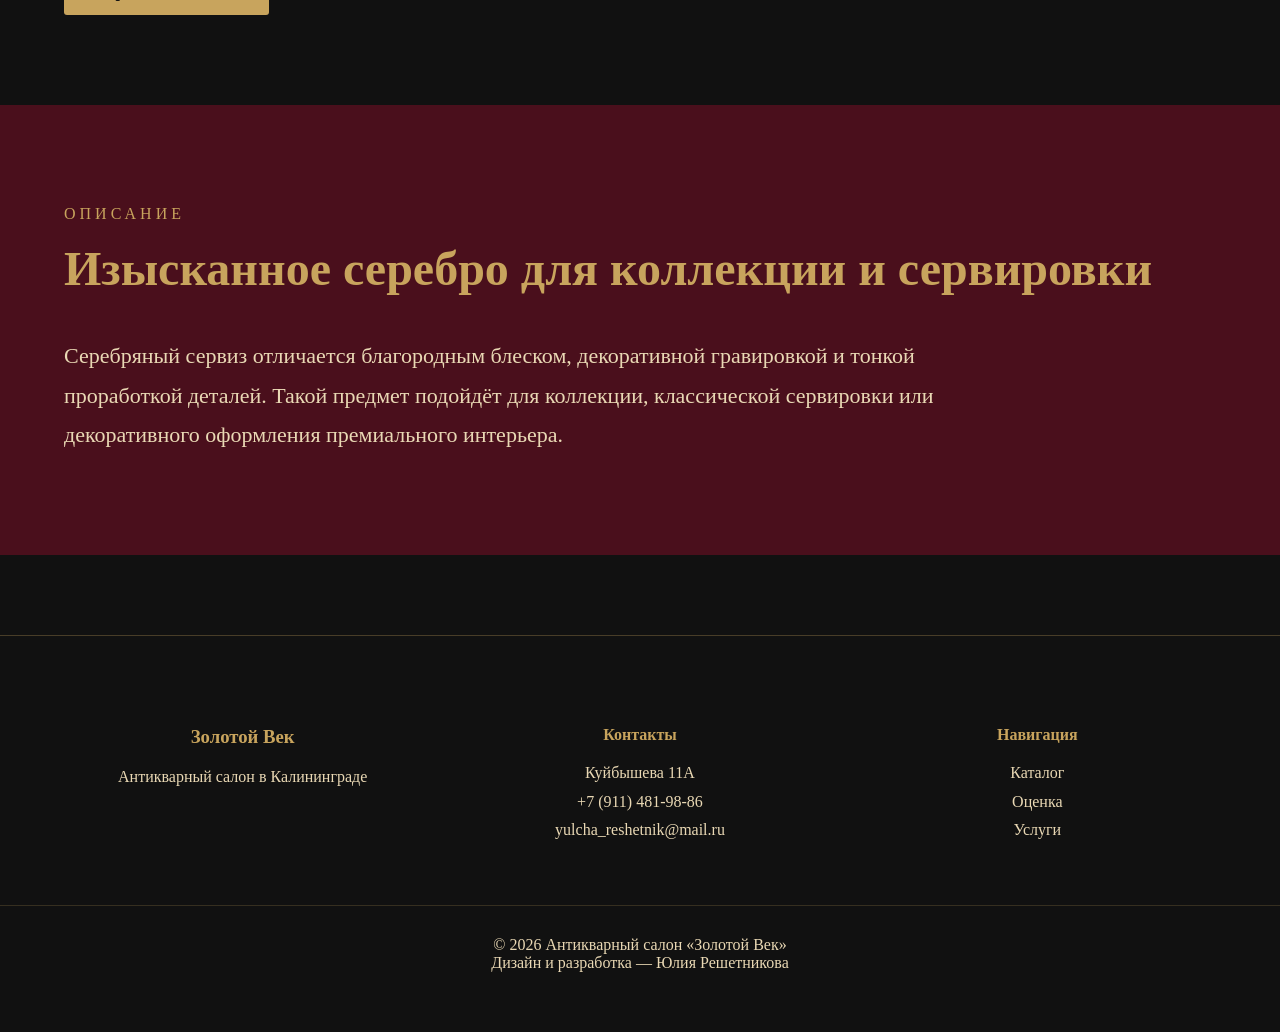
<file: components/product-silver.html>
<!DOCTYPE html>
<html lang="ru">
<head>
  <meta charset="UTF-8">
  <meta name="viewport" content="width=device-width, initial-scale=1.0">
  <title>Серебряный сервиз — Золотой Век</title>

  <link rel="stylesheet" href="../css/style.css">
  <link rel="stylesheet" href="../css/product.css">
  <link rel="stylesheet" href="../css/responsive.css">
</head>
<body>

<header class="header">
  <div class="container header-inner">
    <a href="../index.html" class="logo">
      <img src="../images/logo/logo.png" alt="Золотой Век">
    </a>

    <nav class="nav">
      <a href="../index.html">Главная</a>
      <a href="../catalog.html">Каталог</a>
      <a href="../services.html">Услуги</a>
      <a href="../appraisal.html">Оценка</a>
      <a href="../about.html">О нас</a>
      <a href="../blog.html">Блог</a>
      <a href="../contacts.html">Контакты</a>
    </nav>

    <a href="../appraisal.html" class="btn btn-gold">Заказать оценку</a>
  </div>
</header>

<main>

<section class="product-page">
  <div class="container product-layout">

    <div class="product-gallery">
      <div class="main-photo">
  <img id="mainImage"
       src="../images/products/silver-1.jpg"
       alt="Серебряный сервиз">
</div>

      <div class="thumbs">

  <div>
    <img src="../images/products/silver-1.jpg"
         onclick="changeImage(this.src)"
         alt="Серебряный сервиз общий вид">
  </div>

  <div>
    <img src="../images/products/silver-2.jpg"
         onclick="changeImage(this.src)"
         alt="Композиция сервиза">
  </div>

  <div>
    <img src="../images/products/silver-3.jpg"
         onclick="changeImage(this.src)"
         alt="Детали серебра">
  </div>

</div>
    

    <div class="product-details">
      <p class="section-subtitle">Предмет коллекции</p>

      <h1>Серебряный сервиз начала XX века</h1>

      <p class="product-intro">
        Элегантный серебряный сервиз с декоративной гравировкой,
        выразительным блеском металла и изысканными деталями исполнения.
      </p>

      <div class="price">Цена по запросу</div>

      <table class="specs">
        <tr><td>Эпоха</td><td>Начало XX века</td></tr>
        <tr><td>Страна</td><td>Европа</td></tr>
        <tr><td>Материал</td><td>Серебро</td></tr>
        <tr><td>Стиль</td><td>Классический / барочный декор</td></tr>
        <tr><td>Состояние</td><td>Хорошее</td></tr>
        <tr><td>Наличие</td><td>В салоне</td></tr>
      </table>

      <a href="../contacts.html" class="btn btn-gold">
        Запросить стоимость
      </a>
    </div>

  </div>
</section>

<section class="section burgundy">
  <div class="container">
    <p class="section-subtitle">Описание</p>

    <h2>Изысканное серебро для коллекции и сервировки</h2>

    <p class="text-large">
      Серебряный сервиз отличается благородным блеском, декоративной
      гравировкой и тонкой проработкой деталей. Такой предмет подойдёт
      для коллекции, классической сервировки или декоративного оформления
      премиального интерьера.
    </p>
  </div>
</section>

</main>

<footer class="footer">
  <div class="container footer-grid">
    <div>
      <h3>Золотой Век</h3>
      <p>Антикварный салон в Калининграде</p>
    </div>

    <div>
      <h4>Контакты</h4>
      <p>Куйбышева 11А</p>
      <p>+7 (911) 481-98-86</p>
      <p>yulcha_reshetnik@mail.ru</p>
    </div>

    <div>
      <h4>Навигация</h4>
      <p>Каталог</p>
      <p>Оценка</p>
      <p>Услуги</p>
    </div>
  </div>

  <div class="footer-bottom">
    © 2026 Антикварный салон «Золотой Век»
    <br>
    Дизайн и разработка — Юлия Решетникова
  </div>
</footer>
<script>
function changeImage(src){
  document.getElementById('mainImage').src = src;
}
</script>
<a href="https://wa.me/79114819886" class="whatsapp-button" target="_blank">
  WhatsApp
</a>
</body>
</html>
</file>
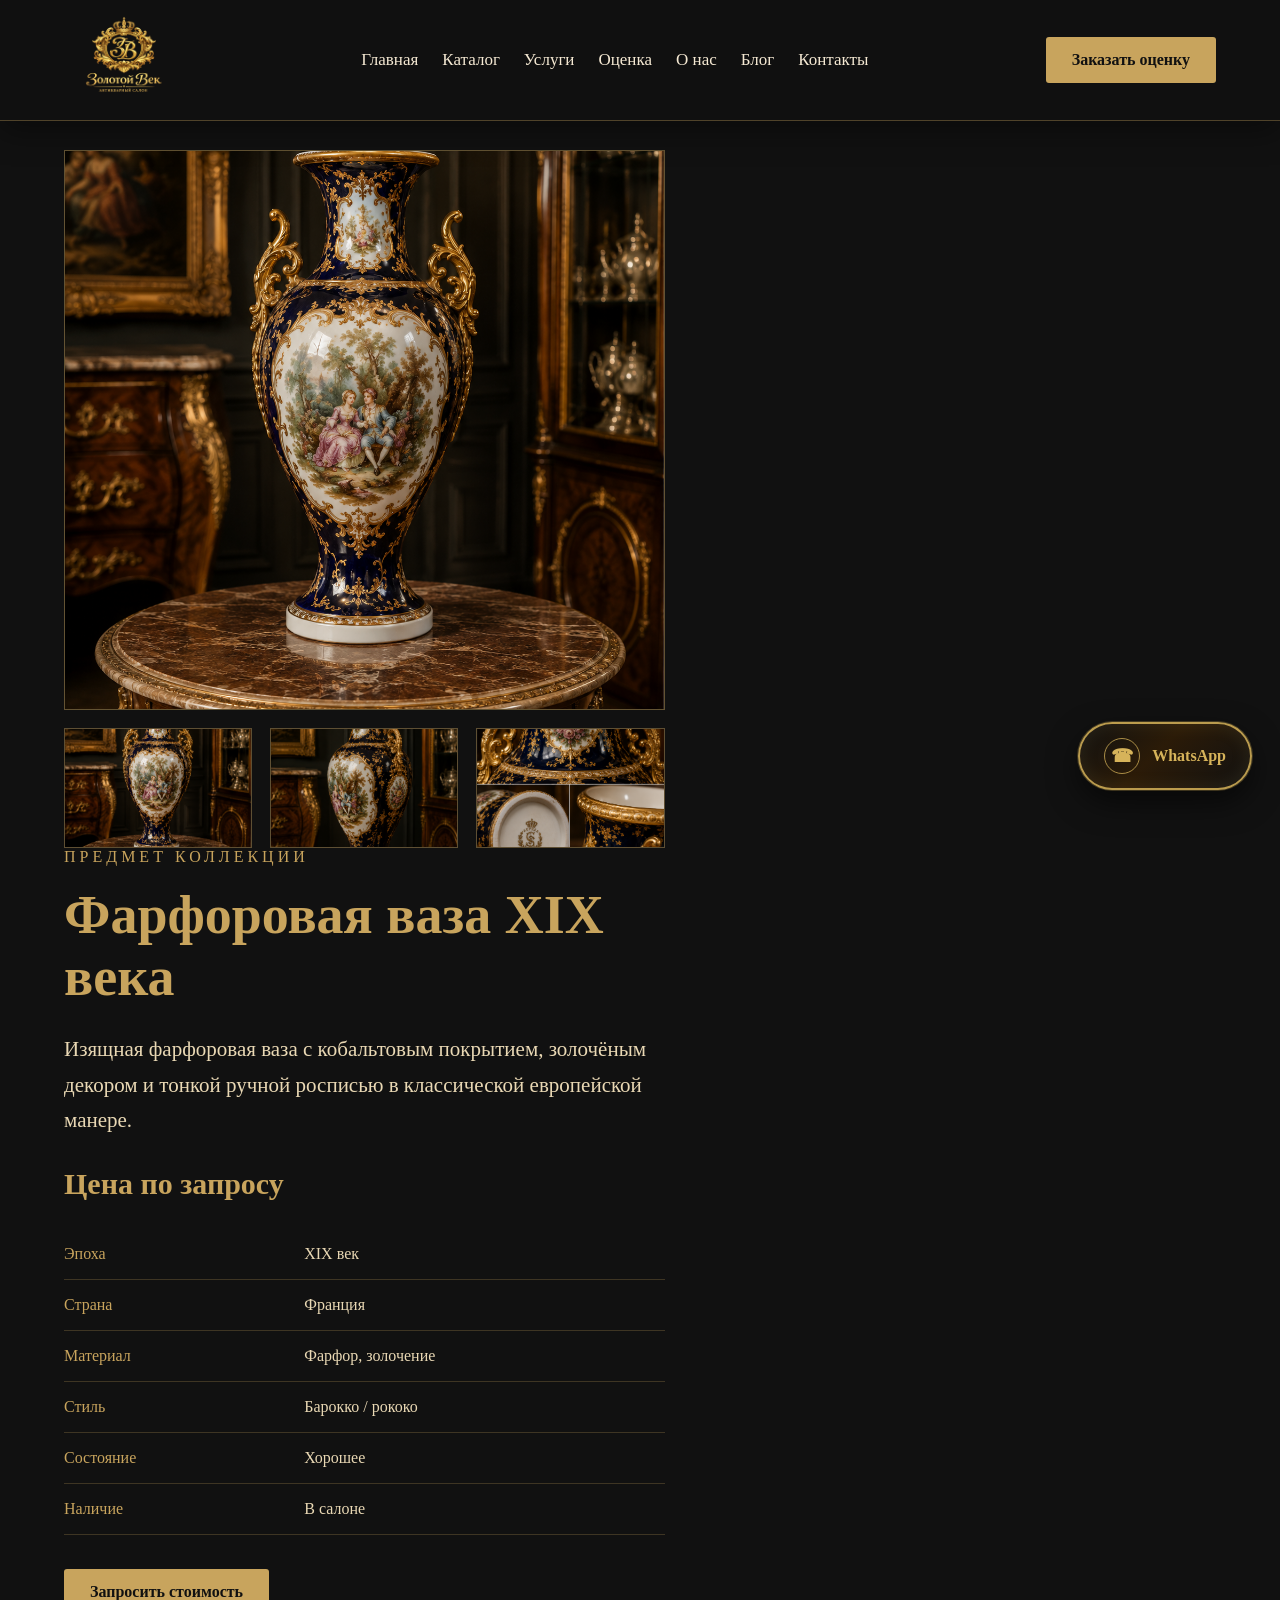
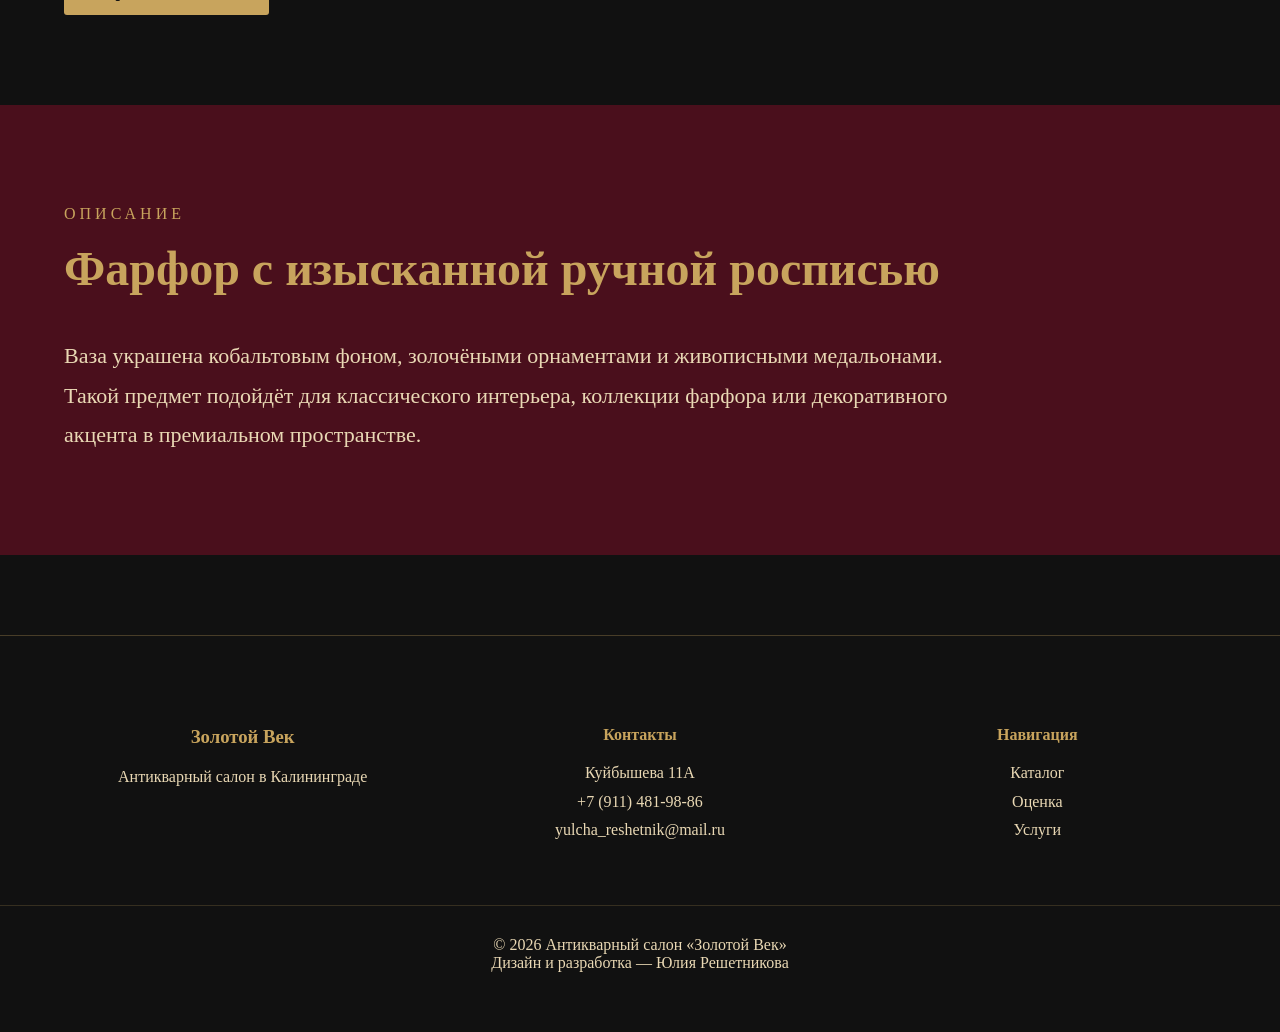
<file: components/product-vase.html>
<!DOCTYPE html>
<html lang="ru">
<head>
  <meta charset="UTF-8">
  <meta name="viewport" content="width=device-width, initial-scale=1.0">
  <title>Фарфоровая ваза — Золотой Век</title>

  <link rel="stylesheet" href="../css/style.css">
  <link rel="stylesheet" href="../css/product.css">
  <link rel="stylesheet" href="../css/responsive.css">
</head>
<body>

<header class="header">
  <div class="container header-inner">
    <a href="../index.html" class="logo">
      <img src="../images/logo/logo.png" alt="Золотой Век">
    </a>

    <nav class="nav">
      <a href="../index.html">Главная</a>
      <a href="../catalog.html">Каталог</a>
      <a href="../services.html">Услуги</a>
      <a href="../appraisal.html">Оценка</a>
      <a href="../about.html">О нас</a>
      <a href="../blog.html">Блог</a>
      <a href="../contacts.html">Контакты</a>
    </nav>

    <a href="../appraisal.html" class="btn btn-gold">Заказать оценку</a>
  </div>
</header>

<main>

<section class="product-page">
  <div class="container product-layout">

    <div class="product-gallery">
      <div class="main-photo">
  <img id="mainImage"
       src="../images/products/vase-1.jpg"
       alt="Фарфоровая ваза">
</div>

      <div class="thumbs">

  <div>
    <img src="../images/products/vase-1.jpg"
         onclick="changeImage(this.src)"
         alt="Ваза общий вид">
  </div>

  <div>
    <img src="../images/products/vase-2.jpg"
         onclick="changeImage(this.src)"
         alt="Ваза боковой ракурс">
  </div>

  <div>
    <img src="../images/products/vase-3.jpg"
         onclick="changeImage(this.src)"
         alt="Детали вазы">
  </div>

</div>

    <div class="product-details">
      <p class="section-subtitle">Предмет коллекции</p>

      <h1>Фарфоровая ваза XIX века</h1>

      <p class="product-intro">
        Изящная фарфоровая ваза с кобальтовым покрытием, золочёным декором
        и тонкой ручной росписью в классической европейской манере.
      </p>

      <div class="price">Цена по запросу</div>

      <table class="specs">
        <tr>
          <td>Эпоха</td>
          <td>XIX век</td>
        </tr>

        <tr>
          <td>Страна</td>
          <td>Франция</td>
        </tr>

        <tr>
          <td>Материал</td>
          <td>Фарфор, золочение</td>
        </tr>

        <tr>
          <td>Стиль</td>
          <td>Барокко / рококо</td>
        </tr>

        <tr>
          <td>Состояние</td>
          <td>Хорошее</td>
        </tr>

        <tr>
          <td>Наличие</td>
          <td>В салоне</td>
        </tr>
      </table>

      <a href="../contacts.html" class="btn btn-gold">
        Запросить стоимость
      </a>
    </div>

  </div>
</section>

<section class="section burgundy">
  <div class="container">
    <p class="section-subtitle">Описание</p>

    <h2>Фарфор с изысканной ручной росписью</h2>

    <p class="text-large">
      Ваза украшена кобальтовым фоном, золочёными орнаментами и живописными
      медальонами. Такой предмет подойдёт для классического интерьера,
      коллекции фарфора или декоративного акцента в премиальном пространстве.
    </p>
  </div>
</section>

</main>

<footer class="footer">

  <div class="container footer-grid">

    <div>
      <h3>Золотой Век</h3>
      <p>Антикварный салон в Калининграде</p>
    </div>

    <div>
      <h4>Контакты</h4>
      <p>Куйбышева 11А</p>
      <p>+7 (911) 481-98-86</p>
      <p>yulcha_reshetnik@mail.ru</p>
    </div>

    <div>
      <h4>Навигация</h4>
      <p>Каталог</p>
      <p>Оценка</p>
      <p>Услуги</p>
    </div>

  </div>

  <div class="footer-bottom">
    © 2026 Антикварный салон «Золотой Век»
    <br>
    Дизайн и разработка — Юлия Решетникова
  </div>

</footer>
<script>
function changeImage(src){
  document.getElementById('mainImage').src = src;
}
</script>
<a href="https://wa.me/79114819886" class="whatsapp-button" target="_blank">
  WhatsApp
</a>
</body>
</html>
</file>
<file: css/style.css>
:root {
  --gold: #C8A45D;
  --dark-gold: #9B7A3D;
  --burgundy: #4A0F1C;
  --emerald: #1D3A32;
  --ivory: #F5E9D3;
  --cream: #E9D8B4;
  --black: #111111;
  --gray: #2B2B2B;
}

* {
  margin: 0;
  padding: 0;
  box-sizing: border-box;
}

body {
  background: var(--black);
  color: var(--ivory);
  font-family: Georgia, serif;
}

a {
  color: inherit;
  text-decoration: none;
}

.container {
  width: 90%;
  max-width: 1200px;
  margin: 0 auto;
}

.header {
  position: fixed;
  top: 0;
  width: 100%;
  z-index: 10;
  background: rgba(17, 17, 17, 0.95);
  border-bottom: 1px solid rgba(200, 164, 93, 0.35);
  backdrop-filter: blur(12px);
  box-shadow: 0 10px 30px rgba(0,0,0,.4);
}

.header-inner {
  min-height: 86px;
  display: flex;
  justify-content: space-between;
  align-items: center;
}

.logo {
  color: var(--gold);
  font-size: 32px;
  font-weight: bold;
  letter-spacing: 2px;
}

.nav {
  display: flex;
  gap: 24px;
}

.nav a {
  color: var(--ivory);
  font-size: 17px;
}

.nav a:hover {
  color: var(--gold);
}

.btn {
  display: inline-block;
  padding: 14px 26px;
  border-radius: 3px;
  font-weight: bold;
}

.btn-gold {
  background: var(--gold);
  color: var(--black);
  transition:.3s;
}

.btn-gold:hover{
    transform:translateY(-3px);
    box-shadow:0 10px 25px rgba(200,164,93,.35);
}

.btn-outline {
  border: 1px solid var(--gold);
  color: var(--gold);
  transition:.3s;
}

.btn-outline:hover{
    background:rgba(200,164,93,.1);
}

.hero {
  min-height: 100vh;
  background:
 linear-gradient(rgba(0,0,0,.55),
 rgba(0,0,0,.55)) ,
    url("../images/hero/baroque-room.jpg");
  background-size: cover;
  background-position: center;
  display: flex;
  align-items: center;
  justify-content: center;
  text-align: center;
  padding: 120px 20px 60px;
}

.hero-content {
  max-width: 900px;
  .hero-content{
 border:2px solid rgba(200,164,93,.6);
 box-shadow:
 inset 0 0 0 1px rgba(200,164,93,.2),
 0 0 40px rgba(0,0,0,.4);
 }
  padding: 60px;
  background: rgba(17, 17, 17, 0.45);
  transform: translateY(-50px);
}

.subtitle,
.section-subtitle {
  color: var(--gold);
  text-transform: uppercase;
  letter-spacing: 4px;
  margin-bottom: 18px;
}

.hero h1{
    font-size:96px;
    color:var(--gold);
    margin-bottom:20px;
    line-height:1;

    text-shadow:
    0 0 15px rgba(200,164,93,.5),
    0 0 40px rgba(200,164,93,.2);
}

.hero-text {
  font-size: 24px;
  line-height: 1.7;
  margin-bottom: 36px;
}

.hero-buttons {
  display: flex;
  justify-content: center;
  gap: 20px;
}

.section {
  padding: 100px 0;
}

.section h2 {
  color: var(--gold);
  font-size: 48px;
  margin-bottom: 40px;
}

.cards {
  display: grid;
  grid-template-columns: repeat(4, 1fr);
  gap: 22px;
}

.card {
  border: 1px solid rgba(200, 164, 93, 0.35);
  background: rgba(255,255,255,0.03);
  padding: 32px;
  min-height: 220px;
}

.card h3 {
  color: var(--gold);
  font-size: 26px;
  margin-bottom: 16px;
}

.card p {
  line-height: 1.6;
  color: var(--cream);
}

.burgundy {
  background: var(--burgundy);
}

.about-block {
  display: grid;
  grid-template-columns: 1fr 1fr;
  gap: 60px;
  align-items: center;
}

.about-block p {
  font-size: 20px;
  line-height: 1.8;
}

.contact-grid {
  display: grid;
  grid-template-columns: 1fr 1fr;
  gap: 60px;
  font-size: 20px;
  line-height: 2;
}

.contact-grid a {
  color: var(--gold);
}

.contact-form {
  display: flex;
  flex-direction: column;
  gap: 16px;
}

.contact-form input,
.contact-form textarea {
  width: 100%;
  padding: 16px;
  background: #1d1d1d;
  border: 1px solid rgba(200, 164, 93, 0.45);
  color: var(--ivory);
  font-family: Georgia, serif;
  font-size: 16px;
}

.contact-form textarea {
  height: 130px;
  resize: none;
}

.footer {
  padding: 30px 0;
  border-top: 1px solid rgba(200, 164, 93, 0.35);
  text-align: center;
  color: var(--cream);
}

.consultant {
  position: fixed;
  right: 24px;
  bottom: 24px;
  z-index: 20;
}

.consultant-button {
  width: 62px;
  height: 62px;
  border-radius: 50%;
  border: none;
  background: var(--gold);
  font-size: 28px;
  cursor: pointer;
}

.consultant-box {
  display: none;
  position: absolute;
  right: 0;
  bottom: 78px;
  width: 280px;
  background: var(--black);
  border: 1px solid var(--gold);
  padding: 22px;
}

.consultant-box.active {
  display: block;
}

.consultant-box h3 {
  color: var(--gold);
  margin-bottom: 12px;
}

.consultant-box p {
  margin-bottom: 14px;
  line-height: 1.5;
}

.consultant-box a {
  display: block;
  color: var(--gold);
  margin-top: 10px;
}
.logo img{
    height:120px;
    width:auto;
    display:block;
}
.luxury-line{
 color:#C8A45D;
 font-size:22px;
 letter-spacing:4px;
 text-transform:uppercase;
 margin-bottom:25px;
}
.footer{
    margin-top:80px;
    border-top:1px solid rgba(200,164,93,.3);
}

.footer-grid{
    display:grid;
    grid-template-columns:repeat(3,1fr);
    gap:40px;
    padding:60px 0;
}

.footer h3,
.footer h4{
    color:var(--gold);
    margin-bottom:15px;
}

.footer p{
    color:var(--cream);
    line-height:1.8;
}

.footer-bottom{
    text-align:center;
    padding:30px;
    border-top:1px solid rgba(200,164,93,.2);
    color:var(--cream);
}

@media(max-width:768px){

    .footer-grid{
        grid-template-columns:1fr;
        text-align:center;
    }

}
.whatsapp-button{
    position:fixed;
    right:28px;
    bottom:110px;
    z-index:999;

    display:flex;
    align-items:center;
    gap:12px;

    padding:14px 24px;
    border-radius:50px;

    background:
      linear-gradient(135deg, #111 0%, #2b1b08 45%, #111 100%);
    color:#D6B35A;

    border:2px solid rgba(214,179,90,.85);
    text-decoration:none;
    font-weight:700;
    font-size:16px;

    box-shadow:
      0 0 0 1px rgba(214,179,90,.25),
      0 12px 30px rgba(0,0,0,.55),
      inset 0 0 18px rgba(214,179,90,.12);

    transition:.3s;
}

.whatsapp-button::before{
    content:"☎";
    width:34px;
    height:34px;
    border-radius:50%;
    border:1px solid rgba(214,179,90,.75);
    display:flex;
    align-items:center;
    justify-content:center;
    font-size:18px;
}

.whatsapp-button:hover{
    transform:translateY(-4px);
    box-shadow:
      0 0 25px rgba(214,179,90,.28),
      0 16px 40px rgba(0,0,0,.65);
}
</file>
<file: css/responsive.css>
@media (max-width: 1000px) {
  .nav {
    display: none;
  }

  .cards {
    grid-template-columns: repeat(2, 1fr);
  }

  .about-block,
  .contact-grid {
    grid-template-columns: 1fr;
  }

  .hero h1 {
    font-size: 58px;
  }
}

@media (max-width: 600px) {
  .header-inner {
    flex-direction: column;
    gap: 16px;
    padding: 18px 0;
  }

  .hero-content {
    padding: 32px 20px;
  }

  .hero h1 {
    font-size: 42px;
  }

  .hero-text {
    font-size: 19px;
  }

  .hero-buttons {
    flex-direction: column;
  }

  .cards {
    grid-template-columns: 1fr;
  }

  .section {
    padding: 70px 0;
  }
}
</file>
<file: css/about.css>
.about-page {
  padding: 100px 0;
}

.about-layout,
.about-columns {
  display: grid;
  grid-template-columns: 1fr 1fr;
  gap: 60px;
  align-items: start;
}

.about-layout h2,
.about-columns h2,
.contact-note h2 {
  color: var(--gold);
  font-size: 46px;
  margin-bottom: 25px;
}

.about-layout p,
.about-list p {
  font-size: 21px;
  line-height: 1.8;
  color: var(--cream);
}

.about-list {
  display: flex;
  flex-direction: column;
  gap: 20px;
}

.about-list p {
  border-bottom: 1px solid rgba(200, 164, 93, .3);
  padding-bottom: 18px;
}

.quote-section {
  padding: 110px 0;
  background:
    linear-gradient(rgba(0,0,0,.76), rgba(0,0,0,.76)),
    url("../images/hero/baroque-room.jpg");
  background-size: cover;
  background-position: center;
}

blockquote {
  max-width: 900px;
  margin: 0 auto;
  color: var(--gold);
  font-size: 42px;
  line-height: 1.5;
  text-align: center;
}

.contact-note {
  text-align: center;
  max-width: 800px;
}

.contact-note p {
  font-size: 22px;
  color: var(--cream);
  line-height: 1.7;
  margin-bottom: 30px;
}

.note-buttons {
  display: flex;
  justify-content: center;
  gap: 20px;
}
</file>
<file: css/appraisal.css>
.appraisal-section {
  padding: 90px 0;
}

.appraisal-layout {
  display: grid;
  grid-template-columns: 1fr 1fr;
  gap: 60px;
  align-items: start;
}

.appraisal-info h2,
.appraisal-form h2,
.contact-note h2 {
  color: var(--gold);
  font-size: 42px;
  margin-bottom: 30px;
}

.steps {
  display: flex;
  flex-direction: column;
  gap: 24px;
}

.step {
  border: 1px solid rgba(200, 164, 93, .35);
  padding: 26px;
  background: rgba(255,255,255,.03);
}

.step span {
  display: block;
  color: var(--gold);
  font-size: 30px;
  margin-bottom: 12px;
}

.step p {
  font-size: 20px;
  color: var(--cream);
  line-height: 1.6;
}

.appraisal-form {
  border: 1px solid rgba(200, 164, 93, .4);
  padding: 40px;
  background: var(--burgundy);
}

.appraisal-form select {
  width: 100%;
  padding: 16px;
  background: #1d1d1d;
  border: 1px solid rgba(200, 164, 93, .45);
  color: var(--ivory);
  font-family: Georgia, serif;
  font-size: 16px;
}

.file-label {
  display: block;
  padding: 18px;
  border: 1px dashed rgba(200, 164, 93, .7);
  color: var(--gold);
  cursor: pointer;
}

.file-label input {
  display: block;
  margin-top: 12px;
  color: var(--cream);
}

.contact-note {
  text-align: center;
  max-width: 800px;
}

.contact-note p {
  font-size: 22px;
  color: var(--cream);
  line-height: 1.7;
  margin-bottom: 30px;
}

.note-buttons {
  display: flex;
  justify-content: center;
  gap: 20px;
}
</file>
<file: css/blog.css>
.blog-page {
  padding: 90px 0;
}

.blog-grid {
  display: grid;
  grid-template-columns: repeat(2, 1fr);
  gap: 28px;
}

.blog-card {
  border: 1px solid rgba(200, 164, 93, .4);
  background: rgba(255,255,255,.03);
  padding: 38px;
  min-height: 330px;
}

.blog-card span {
  display: block;
  color: var(--gold);
  text-transform: uppercase;
  letter-spacing: 3px;
  font-size: 13px;
  margin-bottom: 18px;
}

.blog-card h2 {
  color: var(--gold);
  font-size: 34px;
  margin-bottom: 18px;
}

.blog-card p {
  color: var(--cream);
  font-size: 19px;
  line-height: 1.7;
  margin-bottom: 28px;
}

.contact-note {
  text-align: center;
  max-width: 820px;
}

.contact-note h2 {
  color: var(--gold);
  font-size: 46px;
  margin-bottom: 25px;
}

.contact-note p {
  color: var(--cream);
  font-size: 22px;
  line-height: 1.7;
  margin-bottom: 30px;
}

.note-buttons {
  display: flex;
  justify-content: center;
  gap: 20px;
}

@media (max-width: 700px) {
  .blog-grid {
    grid-template-columns: 1fr;
  }
}
</file>
<file: css/catalog.css>
.page-hero {
  padding: 170px 0 90px;
  background:
    linear-gradient(rgba(0,0,0,.78), rgba(0,0,0,.78)),
    url("../images/hero/baroque-room.jpg");
  background-size: cover;
  background-position: center;
  text-align: center;
}

.page-hero h1 {
  color: var(--gold);
  font-size: 64px;
  margin-bottom: 20px;
}

.page-hero p {
  font-size: 22px;
  color: var(--cream);
}

.catalog-section {
  padding: 90px 0;
}

.catalog-layout {
  display: grid;
  grid-template-columns: 280px 1fr;
  gap: 40px;
}

.filters {
  border: 1px solid rgba(200, 164, 93, .4);
  padding: 28px;
  height: fit-content;
  background: rgba(255,255,255,.03);
}

.filters h2 {
  color: var(--gold);
  margin-bottom: 24px;
  font-size: 32px;
}

.filters label {
  display: block;
  margin-bottom: 20px;
  color: var(--cream);
}

.filters select{
    width:100%;
    margin-top:10px;
    padding:14px 16px;

    background:#111;
    color:var(--gold);

    border:1px solid rgba(200,164,93,.65);
    border-radius:4px;

    font-family:inherit;
    font-size:16px;

    outline:none;
    cursor:pointer;
}
.filters{
    position:relative;
    z-index:2;
}

.catalog-grid{
    position:relative;
    z-index:1;
}

.filters select:focus{
    border-color:var(--gold);
    box-shadow:0 0 18px rgba(200,164,93,.25);
}

.filters option{
    background:#111;
    color:var(--cream);
}

.catalog-grid {
  display: grid;
  grid-template-columns: repeat(3, 1fr);
  gap: 26px;
}

.product-card {
  border: 1px solid rgba(200, 164, 93, .35);
  background: rgba(255,255,255,.03);
}

.product-image{
    height:280px;
    overflow:hidden;
    border-bottom:1px solid rgba(200,164,93,.35);
}

.product-image img{
    width:100%;
    height:100%;
    object-fit:cover;
    display:block;
    transition:.5s;
}

.product-card:hover .product-image img{
    transform:scale(1.05);
}

.product-info {
  padding: 24px;
}

.product-info h3 {
  color: var(--gold);
  font-size: 26px;
  margin-bottom: 12px;
}

.product-info p {
  color: var(--cream);
  line-height: 1.6;
  margin-bottom: 16px;
}

.product-info span {
  display: block;
  color: var(--ivory);
  margin-bottom: 20px;
  font-weight: bold;
}

@media (max-width: 1000px) {
  .catalog-layout {
    grid-template-columns: 1fr;
  }

  .catalog-grid {
    grid-template-columns: repeat(2, 1fr);
  }
}

@media (max-width: 600px) {
  .catalog-grid {
    grid-template-columns: 1fr;
  }
}
</file>
<file: css/contacts.css>
.contacts-page {
  padding: 90px 0;
}

.contacts-layout {
  display: grid;
  grid-template-columns: 1fr 1fr;
  gap: 60px;
  align-items: start;
}

.contacts-info {
  border: 1px solid rgba(200, 164, 93, .4);
  padding: 40px;
  background: rgba(255,255,255,.03);
}

.contacts-info h2,
.contact-form-large h2,
.map-section h2 {
  color: var(--gold);
  font-size: 42px;
  margin-bottom: 30px;
}

.contact-item {
  border-bottom: 1px solid rgba(200, 164, 93, .25);
  padding: 20px 0;
}

.contact-item span {
  display: block;
  color: var(--gold);
  margin-bottom: 8px;
  text-transform: uppercase;
  letter-spacing: 2px;
  font-size: 13px;
}

.contact-item p {
  color: var(--cream);
  font-size: 21px;
}

.contact-item a {
  color: var(--cream);
}

.messengers {
  display: flex;
  gap: 16px;
  margin-top: 30px;
}

.contact-form-large{
  border:1px solid rgba(200,164,93,.4);
  padding:40px;

  background:
  linear-gradient(
    180deg,
    rgba(34,17,17,.95),
    rgba(17,17,17,.95)
  );
}

.map-section {
  padding: 90px 0;
  background: #0d0d0d;
}

.map-frame {
  border: 1px solid rgba(200, 164, 93, .45);
  padding: 8px;
  background: var(--black);
}

.map-frame iframe {
  display: block;
}
.contact-form-large form{
    display:flex;
    flex-direction:column;
    gap:18px;
}

.contact-form-large input,
.contact-form-large textarea{
    width:100%;
    padding:16px 18px;

    background:#111;
    color:var(--cream);

    border:1px solid rgba(200,164,93,.45);
    font-family:inherit;
    font-size:17px;
    outline:none;
}

.contact-form-large input:focus,
.contact-form-large textarea:focus{
    border-color:var(--gold);
    box-shadow:0 0 18px rgba(200,164,93,.18);
}

.contact-form-large textarea{
    min-height:140px;
    resize:vertical;
}

.contact-form-large input::placeholder,
.contact-form-large textarea::placeholder{
    color:rgba(245,233,211,.65);
}
.contact-form-large{
    display:flex;
    flex-direction:column;
    gap:18px;
}

.contact-form-large input,
.contact-form-large textarea{
    width:100%;
    box-sizing:border-box;
}
.contact-form-large .btn{
    width:fit-content;
    min-width:240px;
}
</file>
<file: css/product.css>
.product-page{
padding:150px 0 90px;
}

.product-layout{
display:grid;
grid-template-columns:1.1fr 0.9fr;
gap:60px;
align-items:start;
}

.main-photo{
height:560px;
border:1px solid rgba(200,164,93,.45);
overflow:hidden;
background:#111;
}

.main-photo img{
width:100%;
height:100%;
object-fit:cover;
display:block;
}

.thumbs{
display:grid;
grid-template-columns:repeat(3,1fr);
gap:18px;
margin-top:18px;
}

.thumbs div{
height:120px;
border:1px solid rgba(200,164,93,.4);
overflow:hidden;
background:rgba(255,255,255,.03);
}

.thumbs img{
width:100%;
height:100%;
object-fit:cover;
display:block;
transition:.4s;
}

.thumbs img:hover{
transform:scale(1.05);
}

.product-details h1{
color:var(--gold);
font-size:54px;
margin-bottom:24px;
}

.product-intro{
font-size:21px;
color:var(--cream);
line-height:1.7;
margin-bottom:28px;
}

.price{
color:var(--gold);
font-size:30px;
margin-bottom:28px;
font-weight:700;
}

.specs{
width:100%;
border-collapse:collapse;
margin-bottom:34px;
}

.specs td{
padding:16px 0;
border-bottom:1px solid rgba(200,164,93,.25);
color:var(--cream);
}

.specs td:first-child{
color:var(--gold);
width:40%;
}

.text-large{
max-width:900px;
font-size:22px;
line-height:1.8;
color:var(--cream);
}

.request-layout{
display:grid;
grid-template-columns:1fr 1fr;
gap:60px;
}

.product-gallery{
position:sticky;
top:120px;
}

@media(max-width:1100px){


.product-layout{
    grid-template-columns:1fr;
}

.product-gallery{
    position:relative;
    top:auto;
}


}

@media(max-width:768px){


.product-page{
    padding:120px 0 60px;
}

.main-photo{
    height:420px;
}

.product-details h1{
    font-size:38px;
}

.product-intro{
    font-size:18px;
}

.text-large{
    font-size:18px;
}


}
.thumbs img{
cursor:pointer;
}

.thumbs img:hover{
transform:scale(1.05);
opacity:.9;
}
</file>
<file: css/restoration.css>
.restoration-page{
    padding:90px 0;
}

.restoration-intro{
    max-width:900px;
    margin:0 auto 60px;
    text-align:center;
}

.restoration-intro h2{
    color:var(--gold);
    font-size:48px;
    margin-bottom:25px;
}

.restoration-intro p{
    color:var(--cream);
    font-size:22px;
    line-height:1.8;
}

.restoration-grid{
    display:grid;
    grid-template-columns:repeat(2,1fr);
    gap:30px;
}

.restoration-card{
    border:1px solid rgba(200,164,93,.35);
    background:rgba(255,255,255,.03);
    padding:35px;
}

.restoration-card h3{
    color:var(--gold);
    font-size:30px;
    margin-bottom:15px;
}

.restoration-card p{
    color:var(--cream);
    line-height:1.7;
    font-size:18px;
}

@media(max-width:768px){

    .restoration-grid{
        grid-template-columns:1fr;
    }

    .restoration-intro h2{
        font-size:36px;
    }

}
</file>
<file: css/services.css>
.services-page {
  padding: 90px 0;
}

.services-grid {
  display: grid;
  grid-template-columns: repeat(3, 1fr);
  gap: 28px;
}

.service-card {
  border: 1px solid rgba(200, 164, 93, .4);
  background: rgba(255,255,255,.03);
  padding: 34px;
  min-height: 360px;
}

.service-card span {
  display: block;
  color: var(--gold);
  font-size: 34px;
  margin-bottom: 18px;
}

.service-card h2 {
  color: var(--gold);
  font-size: 31px;
  margin-bottom: 18px;
}

.service-card p {
  color: var(--cream);
  line-height: 1.7;
  font-size: 18px;
  margin-bottom: 26px;
}

.process-block h2,
.contact-note h2 {
  color: var(--gold);
  font-size: 46px;
  margin-bottom: 40px;
}

.process-steps {
  display: grid;
  grid-template-columns: repeat(3, 1fr);
  gap: 26px;
}

.process-steps div {
  border: 1px solid rgba(200, 164, 93, .35);
  padding: 30px;
  background: rgba(0,0,0,.18);
}

.process-steps span {
  display: block;
  color: var(--gold);
  font-size: 36px;
  margin-bottom: 16px;
}

.process-steps p {
  color: var(--cream);
  font-size: 20px;
  line-height: 1.6;
}

.contact-note {
  text-align: center;
  max-width: 820px;
}

.contact-note p {
  color: var(--cream);
  font-size: 22px;
  line-height: 1.7;
  margin-bottom: 30px;
}

.note-buttons {
  display: flex;
  justify-content: center;
  gap: 20px;
}

@media (max-width: 1000px) {
  .services-grid,
  .process-steps {
    grid-template-columns: repeat(2, 1fr);
  }
}

@media (max-width: 600px) {
  .services-grid,
  .process-steps {
    grid-template-columns: 1fr;
  }
}
</file>
